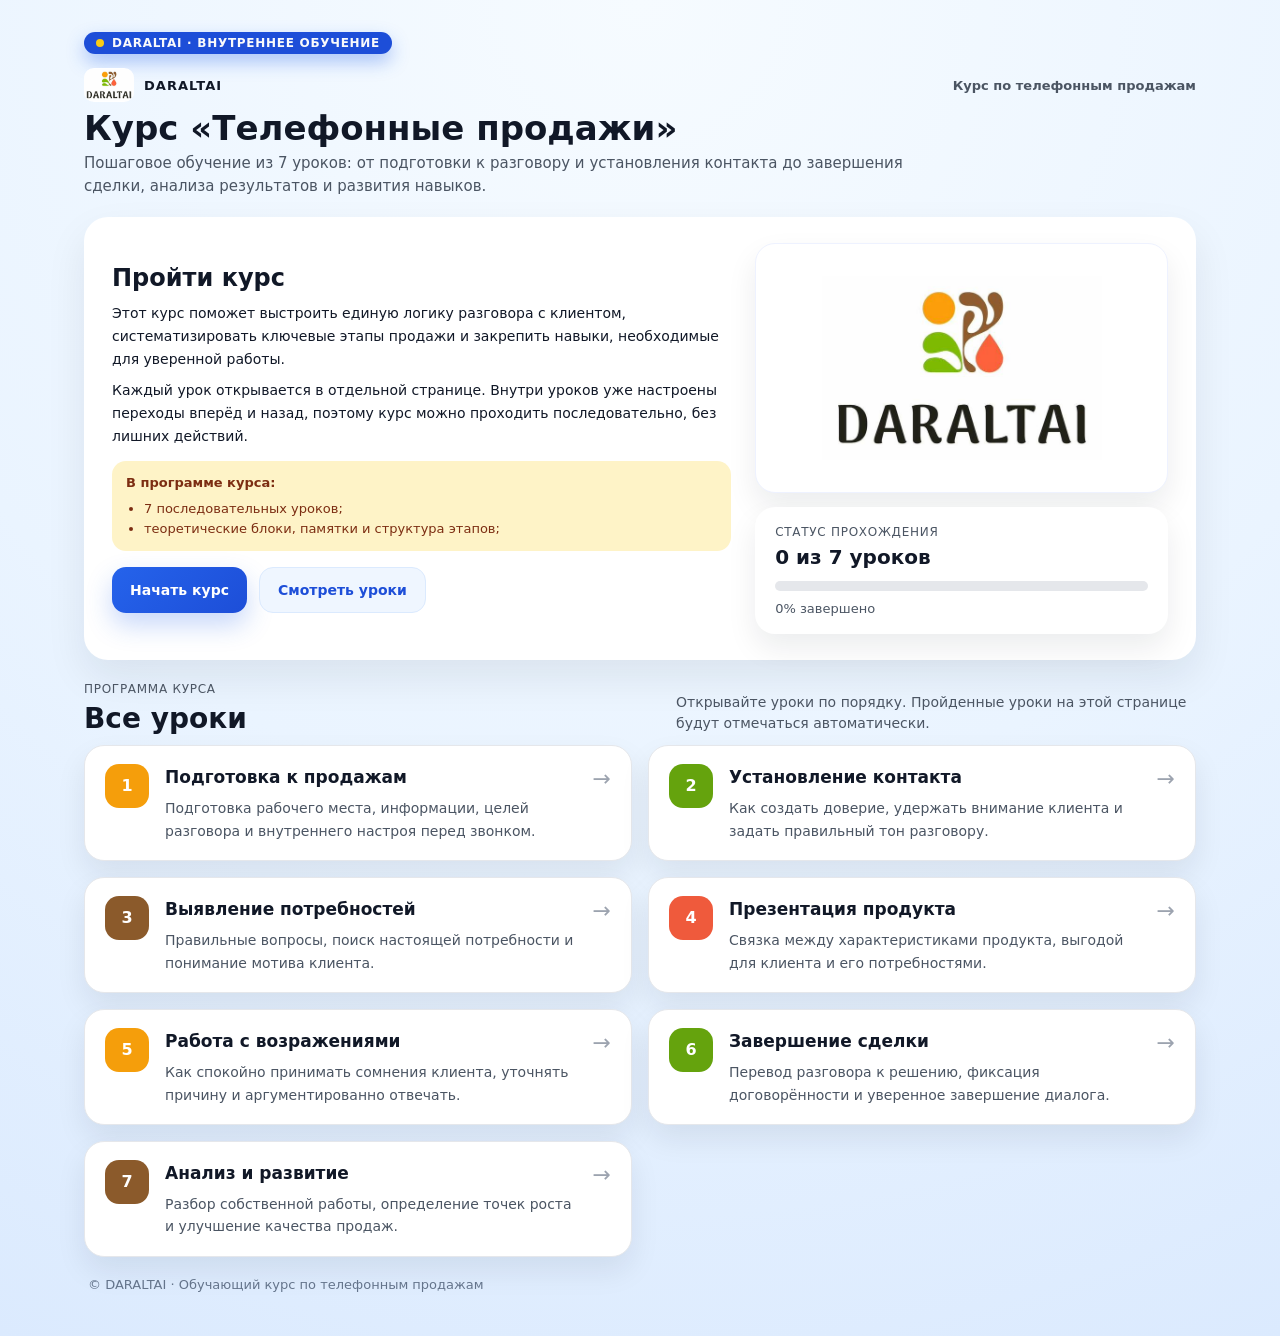
<file: index.html>
<!DOCTYPE html>
<html lang="ru">
<head>
  <meta charset="UTF-8">
  <meta name="viewport" content="width=device-width, initial-scale=1.0">
  <meta name="description" content="Обучающий курс DARALTAI по телефонным продажам">
  <title>Курс телефонных продаж | DARALTAI</title>
  <link rel="stylesheet" href="assets/index.css">
  <script>window.DARALTAI_LESSONS=['01_podgotovka.html','02_contact.html','03_potrebnosti.html','04_presentation.html','05_vozrazheniya.html','06_sdelka.html','07_itog.html'];</script>
  <script src="assets/course-progress.js" defer></script>
</head>
<body data-course-page="index">
  <div class="app">
    <div class="brand-badge"><span class="brand-dot"></span>DARALTAI · внутреннее обучение</div>

    <div class="header-top">
      <a class="mini-brand" href="index.html" aria-label="DARALTAI — главная страница курса">
        <img src="assets/daraltai-logo.png" alt="DARALTAI">
        <span>DARALTAI</span>
      </a>
      <div class="header-note">Курс по телефонным продажам</div>
    </div>

    <header class="course-header">
      <h1>Курс «Телефонные продажи»</h1>
      <p>Пошаговое обучение из 7 уроков: от подготовки к разговору и установления контакта до завершения сделки, анализа результатов и развития навыков.</p>
    </header>

    <main>
      <section class="hero">
        <div class="hero-text">
          <h2>Пройти курс</h2>
          <p>Этот курс поможет выстроить единую логику разговора с клиентом, систематизировать ключевые этапы продажи и закрепить навыки, необходимые для уверенной работы.</p>
          <p>Каждый урок открывается в отдельной странице. Внутри уроков уже настроены переходы вперёд и назад, поэтому курс можно проходить последовательно, без лишних действий.</p>

          <div class="hero-callout">
            <strong>В программе курса:</strong>
            <ul>
              <li>7 последовательных уроков;</li>
              <li>теоретические блоки, памятки и структура этапов;</li>
            </ul>
          </div>

          <div class="hero-actions">
            <a class="primary-button" href="01_podgotovka.html" data-continue-course>Начать курс</a>
            <a class="secondary-button" href="#lessons">Смотреть уроки</a>
          </div>
        </div>

        <div class="hero-side">
          <div class="logo-panel">
            <img src="assets/daraltai-logo.png" alt="Эмблема DARALTAI">
          </div>
          <div class="side-card">
            <div class="side-card__label">Статус прохождения</div>
            <div class="side-card__value"><span data-progress-count>0</span> из 7 уроков</div>
            <div class="progress-track"><div class="progress-track__bar" data-progress-bar></div></div>
            <div class="side-card__percent"><span data-progress-percent>0</span>% завершено</div>
          </div>
        </div>
      </section>

      <section id="lessons">
        <div class="section-header">
          <div>
            <div class="section-label">Программа курса</div>
            <h2>Все уроки</h2>
          </div>
          <p>Открывайте уроки по порядку. Пройденные уроки на этой странице будут отмечаться автоматически.</p>
        </div>

        <div class="lesson-grid">
          <a class="lesson-card" href="01_podgotovka.html" data-lesson-link="1">
            <div class="lesson-card__number">1</div>
            <div>
              <h3>Подготовка к продажам</h3>
              <p>Подготовка рабочего места, информации, целей разговора и внутреннего настроя перед звонком.</p>
            </div>
            <div class="lesson-card__arrow">→</div>
          </a>

          <a class="lesson-card" href="02_contact.html" data-lesson-link="2">
            <div class="lesson-card__number">2</div>
            <div>
              <h3>Установление контакта</h3>
              <p>Как создать доверие, удержать внимание клиента и задать правильный тон разговору.</p>
            </div>
            <div class="lesson-card__arrow">→</div>
          </a>

          <a class="lesson-card" href="03_potrebnosti.html" data-lesson-link="3">
            <div class="lesson-card__number">3</div>
            <div>
              <h3>Выявление потребностей</h3>
              <p>Правильные вопросы, поиск настоящей потребности и понимание мотива клиента.</p>
            </div>
            <div class="lesson-card__arrow">→</div>
          </a>

          <a class="lesson-card" href="04_presentation.html" data-lesson-link="4">
            <div class="lesson-card__number">4</div>
            <div>
              <h3>Презентация продукта</h3>
              <p>Связка между характеристиками продукта, выгодой для клиента и его потребностями.</p>
            </div>
            <div class="lesson-card__arrow">→</div>
          </a>

          <a class="lesson-card" href="05_vozrazheniya.html" data-lesson-link="5">
            <div class="lesson-card__number">5</div>
            <div>
              <h3>Работа с возражениями</h3>
              <p>Как спокойно принимать сомнения клиента, уточнять причину и аргументированно отвечать.</p>
            </div>
            <div class="lesson-card__arrow">→</div>
          </a>

          <a class="lesson-card" href="06_sdelka.html" data-lesson-link="6">
            <div class="lesson-card__number">6</div>
            <div>
              <h3>Завершение сделки</h3>
              <p>Перевод разговора к решению, фиксация договорённости и уверенное завершение диалога.</p>
            </div>
            <div class="lesson-card__arrow">→</div>
          </a>

          <a class="lesson-card" href="07_itog.html" data-lesson-link="7">
            <div class="lesson-card__number">7</div>
            <div>
              <h3>Анализ и развитие</h3>
              <p>Разбор собственной работы, определение точек роста и улучшение качества продаж.</p>
            </div>
            <div class="lesson-card__arrow">→</div>
          </a>
        </div>
      </section>
    </main>

    <footer class="page-footer">
      <span>© DARALTAI · Обучающий курс по телефонным продажам</span>
    </footer>
  </div>
</body>
</html>
</file>
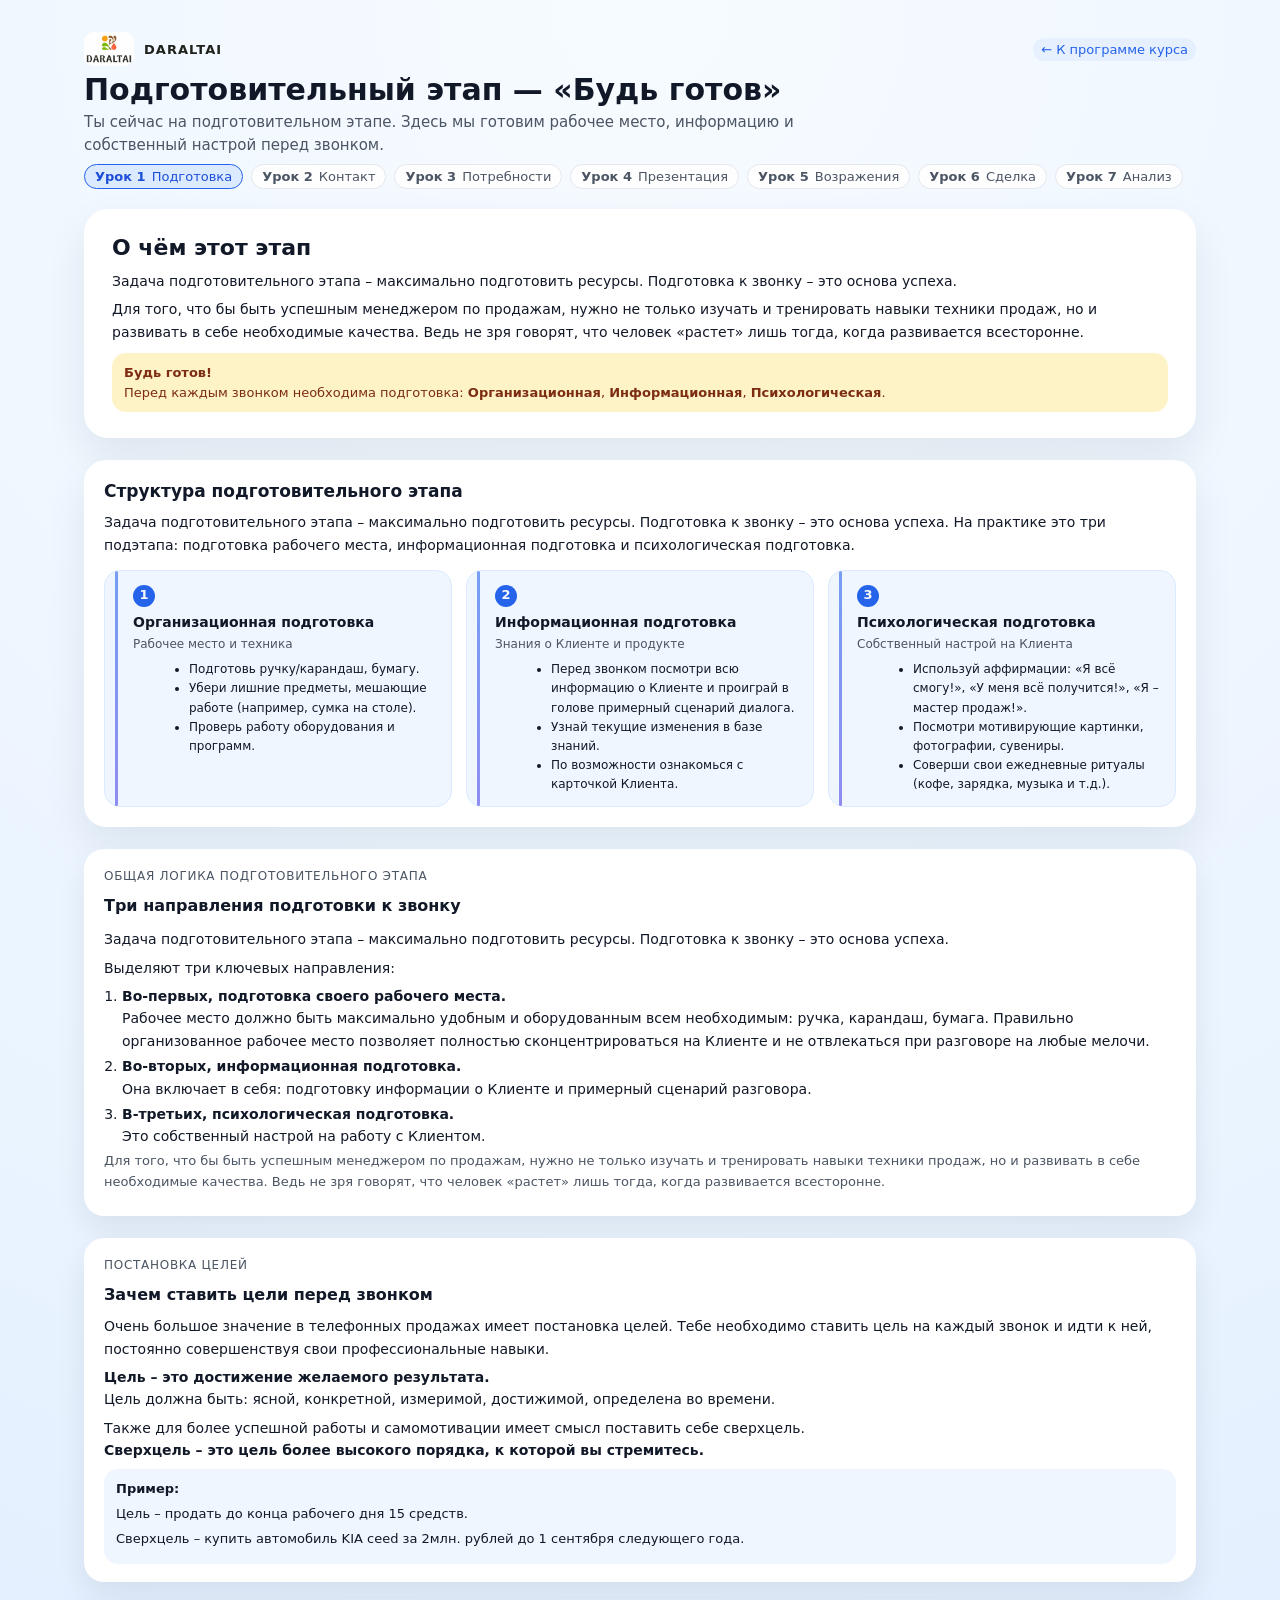
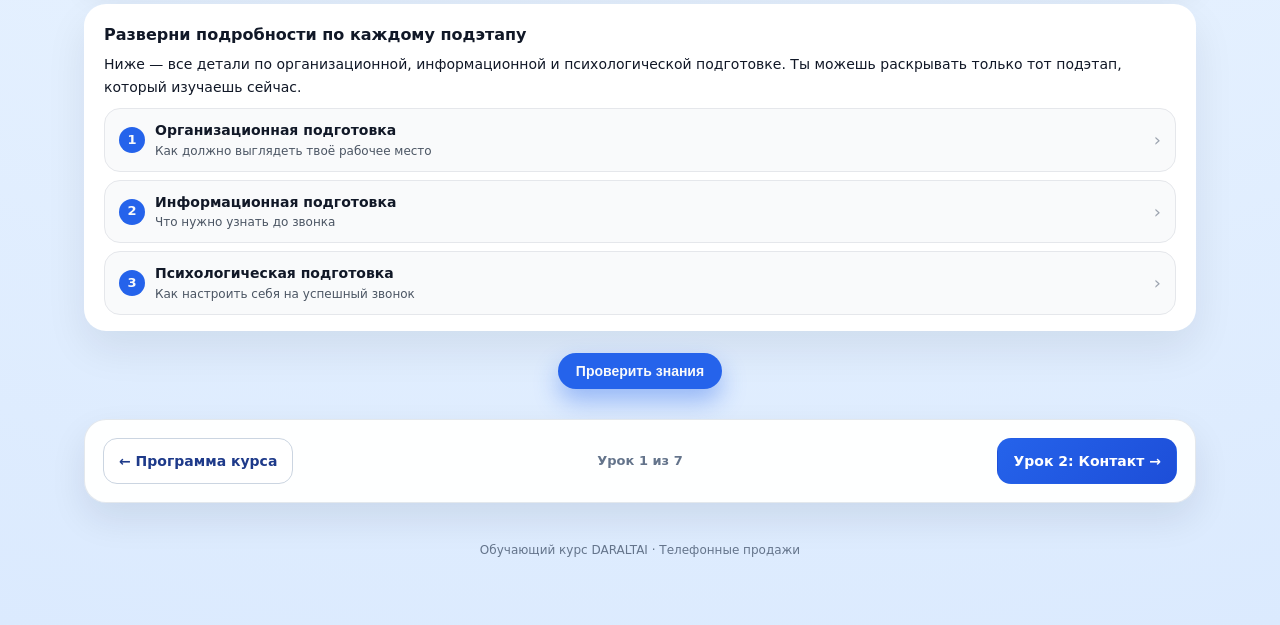
<file: 01_podgotovka.html>
<!DOCTYPE html>

<html lang="ru">
<head>
<meta charset="utf-8"/>
<title>Урок 1. Подготовка к продажам | DARALTAI</title>
<style>
    :root {
      --bg: #eaf4ff;
      --card-bg: #ffffff;
      --accent: #2563eb;
      --accent-soft: #fee68a;
      --text-main: #111827;
      --text-muted: #4b5563;
      --radius-lg: 24px;
      --shadow-soft: 0 18px 40px rgba(15, 23, 42, 0.08);
    }

    * { box-sizing: border-box; }

    body {
      margin: 0;
      font-family: system-ui, -apple-system, BlinkMacSystemFont, "Segoe UI", sans-serif;
      background: radial-gradient(circle at top, #f6fbff 0, var(--bg) 55%, #dbeafe 100%);
      color: var(--text-main);
    }

    .app {
      max-width: 1160px;
      margin: 32px auto 40px;
      padding: 0 24px;
    }

    
    
    

    .header-top {
      display: flex;
      justify-content: space-between;
      align-items: center;
      gap: 16px;
      margin-bottom: 6px;
    }

    .back-link {
      font-size: 13px;
      text-decoration: none;
      color: #2563eb;
      display: inline-flex;
      align-items: center;
      gap: 4px;
      padding: 4px 8px;
      border-radius: 999px;
      background: rgba(37, 99, 235, 0.06);
    }

    .back-link:hover {
      background: rgba(37, 99, 235, 0.12);
    }

    .course-header h1 {
      margin: 0 0 4px;
      font-size: 30px;
    }
    .course-header p {
      margin: 0 0 8px;
      max-width: 780px;
      color: var(--text-muted);
      font-size: 15px;
      line-height: 1.5;
    }

    main {
      margin-top: 20px;
      display: flex;
      flex-direction: column;
      gap: 22px;
    }

    /* Навигация по этапам */
    .steps-nav {
      display: flex;
      flex-wrap: wrap;
      gap: 8px;
      margin-bottom: 4px;
      font-size: 13px;
    }

    .step-pill {
      padding: 4px 10px;
      border-radius: 999px;
      border: 1px solid #e5e7eb;
      background: rgba(255,255,255,0.9);
      color: var(--text-muted);
      display: inline-flex;
      align-items: center;
      gap: 6px;
    }

    .step-pill span {
      font-weight: 600;
      color: #4b5563;
    }

    .step-pill--active {
      border-color: #2563eb;
      background: #dbeafe;
      color: #1d4ed8;
    }

    .step-pill--active span {
      color: #1d4ed8;
    }

    
    .hero {
      background: var(--card-bg);
      border-radius: var(--radius-lg);
      box-shadow: var(--shadow-soft);
      padding: 26px 28px;
      display: grid;
      grid-template-columns: minmax(0, 1.5fr) minmax(0, 1.3fr);
      gap: 24px;
      align-items: center;
    }

    .hero-text h2 {
      margin: 0 0 10px;
      font-size: 22px;
    }
    .hero-text p {
      margin: 0 0 6px;
      font-size: 14px;
      line-height: 1.6;
      color: var(--text-main);
    }

    .hero-callout {
      margin-top: 10px;
      background: #fef3c7;
      border-radius: 14px;
      padding: 10px 12px;
      font-size: 13px;
      line-height: 1.5;
      color: #7c2d12;
    }

    

    

    
    
    

    /* Общие карточки */
    .cards-row {
      display: grid;
      grid-template-columns: minmax(0, 1fr);
      gap: 20px;
    }

    .card {
      background: var(--card-bg);
      border-radius: 20px;
      padding: 18px 20px 18px;
      box-shadow: 0 14px 30px rgba(15, 23, 42, 0.08);
      font-size: 14px;
      line-height: 1.6;
    }

    .card h3 {
      margin: 0 0 10px;
      font-size: 16px;
    }

    .card p {
      margin: 0 0 6px;
    }

    .card ul,
    .card ol {
      margin: 6px 0 0 18px;
      padding: 0;
    }

    .card li { margin-bottom: 3px; }

    .full-width {
      grid-column: 1 / -1;
    }

    .card-label {
      font-size: 12px;
      text-transform: uppercase;
      letter-spacing: 0.06em;
      color: var(--text-muted);
      margin-bottom: 6px;
    }

    .tagline {
      margin-top: 6px;
      font-size: 13px;
      color: var(--text-muted);
    }

    .pill-list {
      margin-top: 8px;
      display: flex;
      flex-wrap: wrap;
      gap: 8px;
      font-size: 12px;
    }

    .pill {
      padding: 4px 10px;
      border-radius: 999px;
      background: #eef2ff;
      color: #1d4ed8;
      border: 1px solid #c7d2fe;
      font-weight: 500;
    }

    
    .logic-layout {
      display: grid;
      grid-template-columns: minmax(0, 1.6fr) minmax(0, 1fr);
      gap: 18px;
      align-items: center;
    }

    .logic-text h3 {
      margin-top: 0;
    }

    

    

    

    

    /* Дизайн описания этапа и подэтапов */
    .stage-flow {
      background: var(--card-bg);
      border-radius: 22px;
      padding: 18px 20px 20px;
      box-shadow: var(--shadow-soft);
      font-size: 14px;
      line-height: 1.6;
    }

    .stage-flow-header {
      margin-bottom: 10px;
    }

    .stage-flow-header h3 {
      margin: 0 0 6px;
      font-size: 17px;
    }

    .stage-flow-header p {
      margin: 0;
    }

    .stage-flow-steps {
      margin-top: 14px;
      display: grid;
      grid-template-columns: repeat(3, minmax(0, 1fr));
      gap: 14px;
    }

    .stage-step {
      position: relative;
      padding: 12px 12px 12px 14px;
      border-radius: 16px;
      background: #eff6ff;
      border: 1px solid #dbeafe;
    }

    .stage-step::before {
      content: "";
      position: absolute;
      left: 10px;
      top: 0;
      bottom: 0;
      width: 3px;
      border-radius: 999px;
      background: linear-gradient(to bottom, #2563eb, #4f46e5);
      opacity: 0.6;
    }

    .stage-step-inner {
      margin-left: 14px;
    }

    .stage-step-number {
      display: inline-flex;
      align-items: center;
      justify-content: center;
      width: 22px;
      height: 22px;
      border-radius: 999px;
      background: #2563eb;
      color: #f9fafb;
      font-size: 13px;
      font-weight: 600;
      margin-bottom: 4px;
    }

    .stage-step-title {
      font-size: 14px;
      font-weight: 600;
      margin-bottom: 2px;
    }

    .stage-step-tagline {
      font-size: 12px;
      color: #4b5563;
      margin-bottom: 4px;
    }

    .stage-step ul {
      margin: 6px 0 0 16px;
      font-size: 12px;
    }

    /* Аккордеон по подэтапам */
    .accordion-card {
      background: var(--card-bg);
      border-radius: 22px;
      padding: 18px 20px 16px;
      box-shadow: var(--shadow-soft);
      font-size: 14px;
      line-height: 1.6;
    }

    .accordion-card h3 {
      margin: 0 0 6px;
      font-size: 16px;
    }

    .accordion-card p {
      margin: 0 0 6px;
    }

    .accordion {
      margin-top: 10px;
      display: flex;
      flex-direction: column;
      gap: 8px;
    }

    details {
      border-radius: 16px;
      border: 1px solid #e5e7eb;
      background: #f9fafb;
      padding: 0;
      overflow: hidden;
    }

    details[open] {
      border-color: #2563eb;
      background: #eef2ff;
      box-shadow: 0 10px 24px rgba(37, 99, 235, 0.15);
    }

    summary {
      list-style: none;
      cursor: pointer;
      padding: 10px 14px;
      display: flex;
      align-items: center;
      justify-content: space-between;
      gap: 8px;
    }

    summary::-webkit-details-marker {
      display: none;
    }

    .summary-left {
      display: flex;
      align-items: center;
      gap: 10px;
    }

    .substep-number {
      width: 26px;
      height: 26px;
      border-radius: 999px;
      background: #2563eb;
      color: #f9fafb;
      display: inline-flex;
      align-items: center;
      justify-content: center;
      font-size: 13px;
      font-weight: 600;
      flex-shrink: 0;
    }

    .substep-text-title {
      font-size: 14px;
      font-weight: 600;
    }

    .substep-text-tagline {
      font-size: 12px;
      color: #4b5563;
    }

    .summary-right {
      font-size: 18px;
      line-height: 1;
      color: #9ca3af;
      flex-shrink: 0;
      transition: transform 0.15s ease, color 0.15s ease;
    }

    details[open] .summary-right {
      color: #2563eb;
      transform: rotate(90deg);
    }

    .accordion-body {
      padding: 0 14px 12px 14px;
      border-top: 1px solid #e5e7eb;
      font-size: 13px;
      line-height: 1.6;
      background: rgba(255,255,255,0.7);
    }

    .accordion-body p {
      margin-top: 8px;
    }

    .accordion-body ul,
    .accordion-body ol {
      margin: 6px 0 0 18px;
      padding: 0;
    }

    /* Постановка целей */
    .goals-card h3 {
      margin-bottom: 8px;
    }

    .goals-card strong {
      font-weight: 600;
    }

    .goals-layout {
      display: grid;
      grid-template-columns: minmax(0, 1.1fr) minmax(0, 1.8fr);
      gap: 18px;
      align-items: center;
    }

    

    

    

    

    .goals-text h3 {
      margin-top: 0;
    }

    .goals-example {
      margin-top: 8px;
      padding: 10px 12px;
      border-radius: 14px;
      background: #eff6ff;
      font-size: 13px;
      line-height: 1.6;
    }

    .goals-example p {
      margin: 0 0 4px;
    }

    /* Кнопки и тест */
    .quiz-cta {
      text-align: center;
    }

    .btn-primary {
      display: inline-flex;
      align-items: center;
      justify-content: center;
      gap: 6px;
      padding: 10px 18px;
      border-radius: 999px;
      border: none;
      background: var(--accent);
      color: #f9fafb;
      font-size: 14px;
      font-weight: 600;
      cursor: pointer;
      box-shadow: 0 12px 24px rgba(37, 99, 235, 0.4);
    }

    .btn-primary:hover {
      filter: brightness(1.05);
    }

    .btn-secondary {
      display: inline-flex;
      align-items: center;
      justify-content: center;
      gap: 6px;
      padding: 8px 14px;
      border-radius: 999px;
      border: 1px solid #e5e7eb;
      background: #f9fafb;
      color: #111827;
      font-size: 13px;
      cursor: pointer;
    }

    .btn-secondary:hover {
      background: #f3f4f6;
    }

    /* Модалка теста */
    .quiz-overlay {
      position: fixed;
      inset: 0;
      background: rgba(15, 23, 42, 0.45);
      display: none;
      align-items: center;
      justify-content: center;
      padding: 16px;
      z-index: 50;
    }

    .quiz-overlay.open {
      display: flex;
    }

    .quiz-modal {
      background: #ffffff;
      border-radius: 24px;
      max-width: 780px;
      width: 100%;
      max-height: 90vh;
      box-shadow: 0 20px 45px rgba(15,23,42,0.45);
      display: flex;
      flex-direction: column;
      overflow: hidden;
    }

    .quiz-modal-header {
      padding: 16px 20px 8px;
      border-bottom: 1px solid #e5e7eb;
      display: flex;
      justify-content: space-between;
      align-items: center;
      gap: 8px;
    }

    .quiz-modal-header h2 {
      margin: 0;
      font-size: 17px;
    }

    .quiz-modal-header p {
      margin: 2px 0 0;
      font-size: 13px;
      color: var(--text-muted);
    }

    .quiz-modal-body {
      padding: 12px 20px 16px;
      overflow-y: auto;
    }

    .quiz-grid {
      margin-top: 8px;
      display: flex;
      flex-direction: column;
      gap: 8px;
    }

    .quiz-row {
      display: grid;
      grid-template-columns: minmax(0, 2.2fr) minmax(0, 1.1fr);
      gap: 8px;
      align-items: center;
      padding: 6px 8px;
      border-radius: 12px;
      background: #f9fafb;
    }

    .quiz-row-label {
      font-size: 13px;
    }

    .quiz-select {
      width: 100%;
      padding: 6px 8px;
      border-radius: 999px;
      border: 1px solid #e5e7eb;
      font-size: 13px;
      background: #ffffff;
    }

    .quiz-actions {
      margin-top: 12px;
      display: flex;
      justify-content: space-between;
      align-items: center;
      gap: 12px;
      flex-wrap: wrap;
    }

    .quiz-result {
      font-size: 13px;
    }

    .quiz-result-success {
      color: #166534;
    }

    .quiz-result-error {
      color: #b91c1c;
    }

    @media (max-width: 960px) {
      .hero {
        grid-template-columns: minmax(0, 1fr);
      }
      .cards-row {
        grid-template-columns: minmax(0, 1fr);
      }
      
      .stage-flow-steps {
        grid-template-columns: minmax(0, 1fr);
      }
      .quiz-row {
        grid-template-columns: minmax(0, 1fr);
      }
      .logic-layout {
        grid-template-columns: minmax(0, 1fr);
      }
      .goals-layout {
        grid-template-columns: minmax(0, 1fr);
      }
    }

    @media (max-width: 720px) {
      .course-header h1 {
        font-size: 24px;
      }
      .hero {
        padding: 20px 18px;
      }
      .header-top {
        flex-direction: column-reverse;
        align-items: flex-start;
      }
    }
  

/* Layout after removal of mascot and call-recording blocks */
.hero.hero--single,
.two-column-card.layout--single,
.logic-layout.layout--single,
.goals-layout.layout--single {
  grid-template-columns: minmax(0, 1fr);
}
</style>
<link href="assets/course-shell.css" rel="stylesheet"/><script defer="True" src="assets/course-progress.js"></script></head>
<body data-course-page="lesson" data-lesson="1">
<div class="app">
<div class="header-top"><a aria-label="DARALTAI — главная страница курса" class="mini-brand" href="index.html"><img alt="DARALTAI" src="assets/daraltai-logo.png"/><span>DARALTAI</span></a><a class="back-link" href="index.html">← К программе курса</a></div>
<header class="course-header">
<h1>Подготовительный этап — «Будь готов»</h1>
<p>Ты сейчас на подготовительном этапе. Здесь мы готовим рабочее место, информацию и собственный настрой перед звонком.</p>
<div class="steps-nav"><a aria-current="page" class="step-pill step-pill--active" data-lesson-link="1" href="01_podgotovka.html"><span>Урок 1</span> Подготовка</a><a class="step-pill" data-lesson-link="2" href="02_contact.html"><span>Урок 2</span> Контакт</a><a class="step-pill" data-lesson-link="3" href="03_potrebnosti.html"><span>Урок 3</span> Потребности</a><a class="step-pill" data-lesson-link="4" href="04_presentation.html"><span>Урок 4</span> Презентация</a><a class="step-pill" data-lesson-link="5" href="05_vozrazheniya.html"><span>Урок 5</span> Возражения</a><a class="step-pill" data-lesson-link="6" href="06_sdelka.html"><span>Урок 6</span> Сделка</a><a class="step-pill" data-lesson-link="7" href="07_itog.html"><span>Урок 7</span> Анализ</a></div>
</header>
<main>
<section class="hero hero--single">
<div class="hero-text">
<h2>О чём этот этап</h2>
<p>
            Задача подготовительного этапа – максимально подготовить ресурсы.
            Подготовка к звонку – это основа успеха.
          </p>
<p>
            Для того, что бы быть успешным менеджером по продажам, нужно не только изучать
            и тренировать навыки техники продаж, но и развивать в себе необходимые качества.
            Ведь не зря говорят, что человек «растет» лишь тогда, когда развивается всесторонне.
          </p>
<div class="hero-callout">
<strong>Будь готов!</strong><br/>
            Перед каждым звонком необходима подготовка:
            <strong>Организационная</strong>, <strong>Информационная</strong>, <strong>Психологическая</strong>.
          </div>
</div>
</section>
<!-- Красивая "дорожка" трёх подэтапов -->
<section class="stage-flow">
<div class="stage-flow-header">
<h3>Структура подготовительного этапа</h3>
<p>
            Задача подготовительного этапа – максимально подготовить ресурсы.
            Подготовка к звонку – это основа успеха. На практике это три подэтапа:
            подготовка рабочего места, информационная подготовка и психологическая подготовка.
          </p>
</div>
<div class="stage-flow-steps">
<!-- 1 -->
<div class="stage-step">
<div class="stage-step-inner">
<div class="stage-step-number">1</div>
<div class="stage-step-title">Организационная подготовка</div>
<div class="stage-step-tagline">Рабочее место и техника</div>
<ul>
<li>Подготовь ручку/карандаш, бумагу.</li>
<li>Убери лишние предметы, мешающие работе (например, сумка на столе).</li>
<li>Проверь работу оборудования и программ.</li>
</ul>
</div>
</div>
<!-- 2 -->
<div class="stage-step">
<div class="stage-step-inner">
<div class="stage-step-number">2</div>
<div class="stage-step-title">Информационная подготовка</div>
<div class="stage-step-tagline">Знания о Клиенте и продукте</div>
<ul>
<li>
                  Перед звонком посмотри всю информацию о Клиенте
                  и проиграй в голове примерный сценарий диалога.
                </li>
<li>Узнай текущие изменения в базе знаний.</li>
<li>По возможности ознакомься с карточкой Клиента.</li>
</ul>
</div>
</div>
<!-- 3 -->
<div class="stage-step">
<div class="stage-step-inner">
<div class="stage-step-number">3</div>
<div class="stage-step-title">Психологическая подготовка</div>
<div class="stage-step-tagline">Собственный настрой на Клиента</div>
<ul>
<li>
                  Используй аффирмации: «Я всё смогу!», «У меня всё получится!»,
                  «Я – мастер продаж!».
                </li>
<li>Посмотри мотивирующие картинки, фотографии, сувениры.</li>
<li>Соверши свои ежедневные ритуалы (кофе, зарядка, музыка и т.д.).</li>
</ul>
</div>
</div>
</div>
</section>
<section class="cards-row">
<article class="card">
<div class="card-label">Общая логика подготовительного этапа</div>
<div class="logic-layout layout--single">
<!-- Текст слева -->
<div class="logic-text">
<h3>Три направления подготовки к звонку</h3>
<p>
                Задача подготовительного этапа – максимально подготовить ресурсы.
                Подготовка к звонку – это основа успеха.
              </p>
<p>Выделяют три ключевых направления:</p>
<ol>
<li>
<strong>Во-первых, подготовка своего рабочего места.</strong><br/>
                  Рабочее место должно быть максимально удобным и оборудованным всем необходимым:
                  ручка, карандаш, бумага. Правильно организованное рабочее место позволяет полностью
                  сконцентрироваться на Клиенте и не отвлекаться при разговоре на любые мелочи.
                </li>
<li>
<strong>Во-вторых, информационная подготовка.</strong><br/>
                  Она включает в себя: подготовку информации о Клиенте
                  и примерный сценарий разговора.
                </li>
<li>
<strong>В-третьих, психологическая подготовка.</strong><br/>
                  Это собственный настрой на работу с Клиентом.
                </li>
</ol>
<p class="tagline">
                Для того, что бы быть успешным менеджером по продажам, нужно не только изучать и тренировать
                навыки техники продаж, но и развивать в себе необходимые качества.
                Ведь не зря говорят, что человек «растет» лишь тогда, когда развивается всесторонне.
              </p>
</div>
</div>
</article>
</section>
<section class="card full-width goals-card">
<div class="card-label">Постановка целей</div>
<div class="goals-layout layout--single">
<div class="goals-text">
<h3>Зачем ставить цели перед звонком</h3>
<p>
              Очень большое значение в телефонных продажах имеет постановка целей.
              Тебе необходимо ставить цель на каждый звонок и идти к ней, постоянно совершенствуя свои профессиональные навыки.
            </p>
<p>
<strong>Цель – это достижение желаемого результата.</strong><br/>
              Цель должна быть: ясной, конкретной, измеримой, достижимой, определена во времени.
            </p>
<p>
              Также для более успешной работы и самомотивации имеет смысл поставить себе сверхцель.
              <br/>
<strong>Сверхцель – это цель более высокого порядка, к которой вы стремитесь.</strong>
</p>
<div class="goals-example">
<p><strong>Пример:</strong></p>
<p>Цель – продать до конца рабочего дня 15 средств.</p>
<p>Сверхцель – купить автомобиль KIA ceed за 2млн. рублей до 1 сентября следующего года.</p>
</div>
</div>
</div>
</section>
<!-- Подробные спойлеры по подэтапам -->
<section class="accordion-card full-width">
<h3>Разверни подробности по каждому подэтапу</h3>
<p>
          Ниже — все детали по организационной, информационной и психологической подготовке.
          Ты можешь раскрывать только тот подэтап, который изучаешь сейчас.
        </p>
<div class="accordion">
<!-- Организационная -->
<details>
<summary>
<div class="summary-left">
<div class="substep-number">1</div>
<div>
<div class="substep-text-title">Организационная подготовка</div>
<div class="substep-text-tagline">Как должно выглядеть твоё рабочее место</div>
</div>
</div>
<div class="summary-right">›</div>
</summary>
<div class="accordion-body">
<p>
<strong>Что это значит:</strong><br/>
                Рабочее место должно быть максимально удобным и оборудованным всем необходимым:
                ручка, карандаш, бумага. Правильно организованное рабочее место позволяет полностью
                сконцентрироваться на Клиенте и не отвлекаться при разговоре на любые мелочи.
              </p>
<p>
<strong>Что нужно сделать перед началом работы:</strong>
</p>
<ul>
<li>Подготовь ручку/карандаш, бумагу;</li>
<li>Убери лишние предметы, которые будут мешать работе (сумка на столе);</li>
<li>Проверь работу оборудования, программ.</li>
</ul>
<p>
<strong>Зачем это нужно:</strong><br/>
                Рабочее место должно быть максимально удобным и комфортным, для этого:
                всё лишнее убирается, а всё нужное — под рукой.
              </p>
<p>
                Правильно организованное рабочее место позволяет полностью сконцентрироваться
                на Клиенте и не отвлекаться при разговоре.
              </p>
</div>
</details>
<!-- Информационная -->
<details>
<summary>
<div class="summary-left">
<div class="substep-number">2</div>
<div>
<div class="substep-text-title">Информационная подготовка</div>
<div class="substep-text-tagline">Что нужно узнать до звонка</div>
</div>
</div>
<div class="summary-right">›</div>
</summary>
<div class="accordion-body">
<p>
<strong>Суть подэтапа:</strong><br/>
                Во-вторых, информационная подготовка. Она включает в себя:
                подготовку информации о Клиенте и примерный сценарий разговора.
              </p>
<p>
<strong>Почему это важно:</strong><br/>
                При совершении звонков важно владеть актуальной информацией о продуктах и услугах.
                Необходимо перед звонком посмотреть всю информацию о Клиенте
                и проиграть в голове примерный сценарий диалога.
              </p>
<p><strong>Что сделать перед звонком:</strong></p>
<ul>
<li>Узнай текущие изменения в базе знаний;</li>
<li>По возможности ознакомься с карточкой Клиента;</li>
<li>Продумай и проиграй в голове примерный сценарий диалога.</li>
</ul>
</div>
</details>
<!-- Психологическая -->
<details>
<summary>
<div class="summary-left">
<div class="substep-number">3</div>
<div>
<div class="substep-text-title">Психологическая подготовка</div>
<div class="substep-text-tagline">Как настроить себя на успешный звонок</div>
</div>
</div>
<div class="summary-right">›</div>
</summary>
<div class="accordion-body">
<p>
<strong>Что это такое:</strong><br/>
                В-третьих, психологическая подготовка. Это собственный настрой на работу с Клиентом.
              </p>
<p>
<strong>К инструментам психологической подготовки можно отнести:</strong>
</p>
<ol>
<li>
                  Аффирмация — это выражения, слова, которые помогают настроиться на успех.
                  (например: «я всё смогу!», «у меня все получится!»)
                </li>
<li>Картинки, фотографии.</li>
<li>Сувениры, статуэтки, безделушки.</li>
<li>Музыка.</li>
<li>
                  Ежедневные ритуалы (попить кофе, съесть шоколадку, сделать зарядку и т.д).
                </li>
</ol>
<p>
<strong>Инструменты психологической подготовки:</strong>
</p>
<ul>
<li>Поставь цель (сколько нужно продать).</li>
<li>
                  Используй аффирмацию. Например: «Я всё смогу!», «У меня все получится!»,
                  «Я – мастер продаж!».
                </li>
<li>Посмотри мотивирующие картинки, фотографии.</li>
<li>Послушай музыку для рабочего настроения.</li>
<li>
                  Соверши ежедневные ритуалы (попей кофе, поговори с коллегой перед началом работы,
                  съешь шоколадку, сделай зарядку и т.д.).
                </li>
</ul>
<p>
<strong>Почему это важно:</strong><br/>
                Собственный настрой на работу с Клиентом – это основа успеха в продажах.
              </p>
<p>
                Для того, что бы быть успешным менеджером по продажам, нужно не только изучать
                и тренировать навыки техники продаж, но и развивать в себе необходимые качества.
                Ведь не зря говорят, что человек «растет» лишь тогда, когда развивается всесторонне.
              </p>
</div>
</details>
</div>
</section>
<!-- Кнопка "Проверить знания" -->
<section class="quiz-cta full-width">
<button class="btn-primary" id="openQuiz">
          Проверить знания
        </button>
</section>
<nav aria-label="Переход между уроками" class="course-navigation"><a class="course-navigation__button course-navigation__button--prev" href="index.html">← Программа курса</a><div class="course-navigation__status">Урок 1 из 7</div><a class="course-navigation__button course-navigation__button--next" href="02_contact.html">Урок 2: Контакт →</a></nav><footer class="course-page-footer">Обучающий курс DARALTAI · Телефонные продажи</footer></main>
</div>
<!-- Модальное окно с тестом -->
<div class="quiz-overlay" id="quizOverlay">
<div class="quiz-modal">
<div class="quiz-modal-header">
<div>
<h2>Тест: виды подготовки и постановка целей</h2>
<p>Распредели, к какому виду подготовки относится действие, и проверь, как ты понял блок про цели.</p>
</div>
<button class="btn-secondary" id="closeQuiz">Закрыть</button>
</div>
<div class="quiz-modal-body">
<div class="quiz-grid">
<!-- существующие вопросы по видам подготовки -->
<div class="quiz-row">
<div class="quiz-row-label">Подготовка речевых модулей</div>
<select class="quiz-select" data-correct="info">
<option value="">Выбери вид подготовки</option>
<option value="org">Организационная</option>
<option value="info">Информационная</option>
<option value="psych">Психологическая</option>
</select>
</div>
<div class="quiz-row">
<div class="quiz-row-label">Открытие базы знаний</div>
<select class="quiz-select" data-correct="org">
<option value="">Выбери вид подготовки</option>
<option value="org">Организационная</option>
<option value="info">Информационная</option>
<option value="psych">Психологическая</option>
</select>
</div>
<div class="quiz-row">
<div class="quiz-row-label">Самонастрой на успех</div>
<select class="quiz-select" data-correct="psych">
<option value="">Выбери вид подготовки</option>
<option value="org">Организационная</option>
<option value="info">Информационная</option>
<option value="psych">Психологическая</option>
</select>
</div>
<div class="quiz-row">
<div class="quiz-row-label">Просмотр данных о ранее подключенных Клиентом пакетов</div>
<select class="quiz-select" data-correct="info">
<option value="">Выбери вид подготовки</option>
<option value="org">Организационная</option>
<option value="info">Информационная</option>
<option value="psych">Психологическая</option>
</select>
</div>
<div class="quiz-row">
<div class="quiz-row-label">Просмотр мотивирующих картинок</div>
<select class="quiz-select" data-correct="psych">
<option value="">Выбери вид подготовки</option>
<option value="org">Организационная</option>
<option value="info">Информационная</option>
<option value="psych">Психологическая</option>
</select>
</div>
<div class="quiz-row">
<div class="quiz-row-label">Разговор с коллегой</div>
<select class="quiz-select" data-correct="psych">
<option value="">Выбери вид подготовки</option>
<option value="org">Организационная</option>
<option value="info">Информационная</option>
<option value="psych">Психологическая</option>
</select>
</div>
<div class="quiz-row">
<div class="quiz-row-label">Изучение карточки Клиента (ФИО, адрес и т.д.)</div>
<select class="quiz-select" data-correct="info">
<option value="">Выбери вид подготовки</option>
<option value="org">Организационная</option>
<option value="info">Информационная</option>
<option value="psych">Психологическая</option>
</select>
</div>
<div class="quiz-row">
<div class="quiz-row-label">Получение актуальной информации от супервайзера об изменениях в продукте</div>
<select class="quiz-select" data-correct="info">
<option value="">Выбери вид подготовки</option>
<option value="org">Организационная</option>
<option value="info">Информационная</option>
<option value="psych">Психологическая</option>
</select>
</div>
<div class="quiz-row">
<div class="quiz-row-label">Подготовка дополнительной информации (таблица по созданию обращений)</div>
<select class="quiz-select" data-correct="org">
<option value="">Выбери вид подготовки</option>
<option value="org">Организационная</option>
<option value="info">Информационная</option>
<option value="psych">Психологическая</option>
</select>
</div>
<!-- новые вопросы по целям -->
<div class="quiz-row">
<div class="quiz-row-label">Цель в продажах — это…</div>
<select class="quiz-select" data-correct="res">
<option value="">Выбери вариант</option>
<option value="res">Достижение желаемого результата</option>
<option value="act">Любое действие продавца</option>
<option value="mood">Настроение продавца перед сменой</option>
</select>
</div>
<div class="quiz-row">
<div class="quiz-row-label">Какой пример относится к сверхцели?</div>
<select class="quiz-select" data-correct="kia">
<option value="">Выбери вариант</option>
<option value="15">Продать до конца дня 15 средств</option>
<option value="one">Позвонить одному Клиенту</option>
<option value="kia">BMW за 2 млн до 1 сентября следующего года</option>
</select>
</div>
<div class="quiz-row">
<div class="quiz-row-label">Какой набор свойств правильно описывает цель?</div>
<select class="quiz-select" data-correct="smart">
<option value="">Выбери вариант</option>
<option value="smart">Ясная, конкретная, измеримая, достижимая, определена во времени</option>
<option value="any">Любая, главное просто её записать</option>
<option value="boss">Та, которую придумал руководитель</option>
</select>
</div>
</div>
<div class="quiz-actions">
<button class="btn-primary" id="checkQuiz">Проверить ответы</button>
<div class="quiz-result" id="quizResult"></div>
</div>
</div>
</div>
</div>
<script>
    (function() {
      const overlay = document.getElementById('quizOverlay');
      const openBtn = document.getElementById('openQuiz');
      const closeBtn = document.getElementById('closeQuiz');
      const checkBtn = document.getElementById('checkQuiz');
      const resultEl = document.getElementById('quizResult');

      if (openBtn) {
        openBtn.addEventListener('click', () => {
          overlay.classList.add('open');
          resultEl.textContent = '';
        });
      }

      function closeOverlay() {
        overlay.classList.remove('open');
      }

      if (closeBtn) {
        closeBtn.addEventListener('click', closeOverlay);
      }

      overlay.addEventListener('click', (e) => {
        if (e.target === overlay) {
          closeOverlay();
        }
      });

      if (checkBtn) {
        checkBtn.addEventListener('click', () => {
          const selects = overlay.querySelectorAll('.quiz-select');
          let allFilled = true;
          let allCorrect = true;

          selects.forEach(select => {
            const value = select.value;
            const correct = select.dataset.correct;
            // сбрасываем стили
            select.style.borderColor = '#e5e7eb';
            select.style.backgroundColor = '#ffffff';

            if (!value) {
              allFilled = false;
              allCorrect = false;
              select.style.borderColor = '#f97316';
              select.style.backgroundColor = '#fff7ed';
            } else if (value !== correct) {
              allCorrect = false;
              select.style.borderColor = '#b91c1c';
              select.style.backgroundColor = '#fef2f2';
            } else {
              // правильный ответ — мягкое подсвечивание
              select.style.borderColor = '#22c55e';
              select.style.backgroundColor = '#ecfdf5';
            }
          });

          if (!allFilled) {
            resultEl.textContent = 'Заполни все поля и попробуй ещё раз.';
            resultEl.className = 'quiz-result quiz-result-error';
            return;
          }

          if (allCorrect) {
            resultEl.textContent = 'Отлично! Все ответы верны.';
            resultEl.className = 'quiz-result quiz-result-success';
          } else {
            resultEl.textContent = 'Есть неточности. Подсказка: вернись к теории и проверь виды подготовки и блок про цели.';
            resultEl.className = 'quiz-result quiz-result-error';
          }
        });
      }
    })();
  </script>
</body>
</html>
</file>
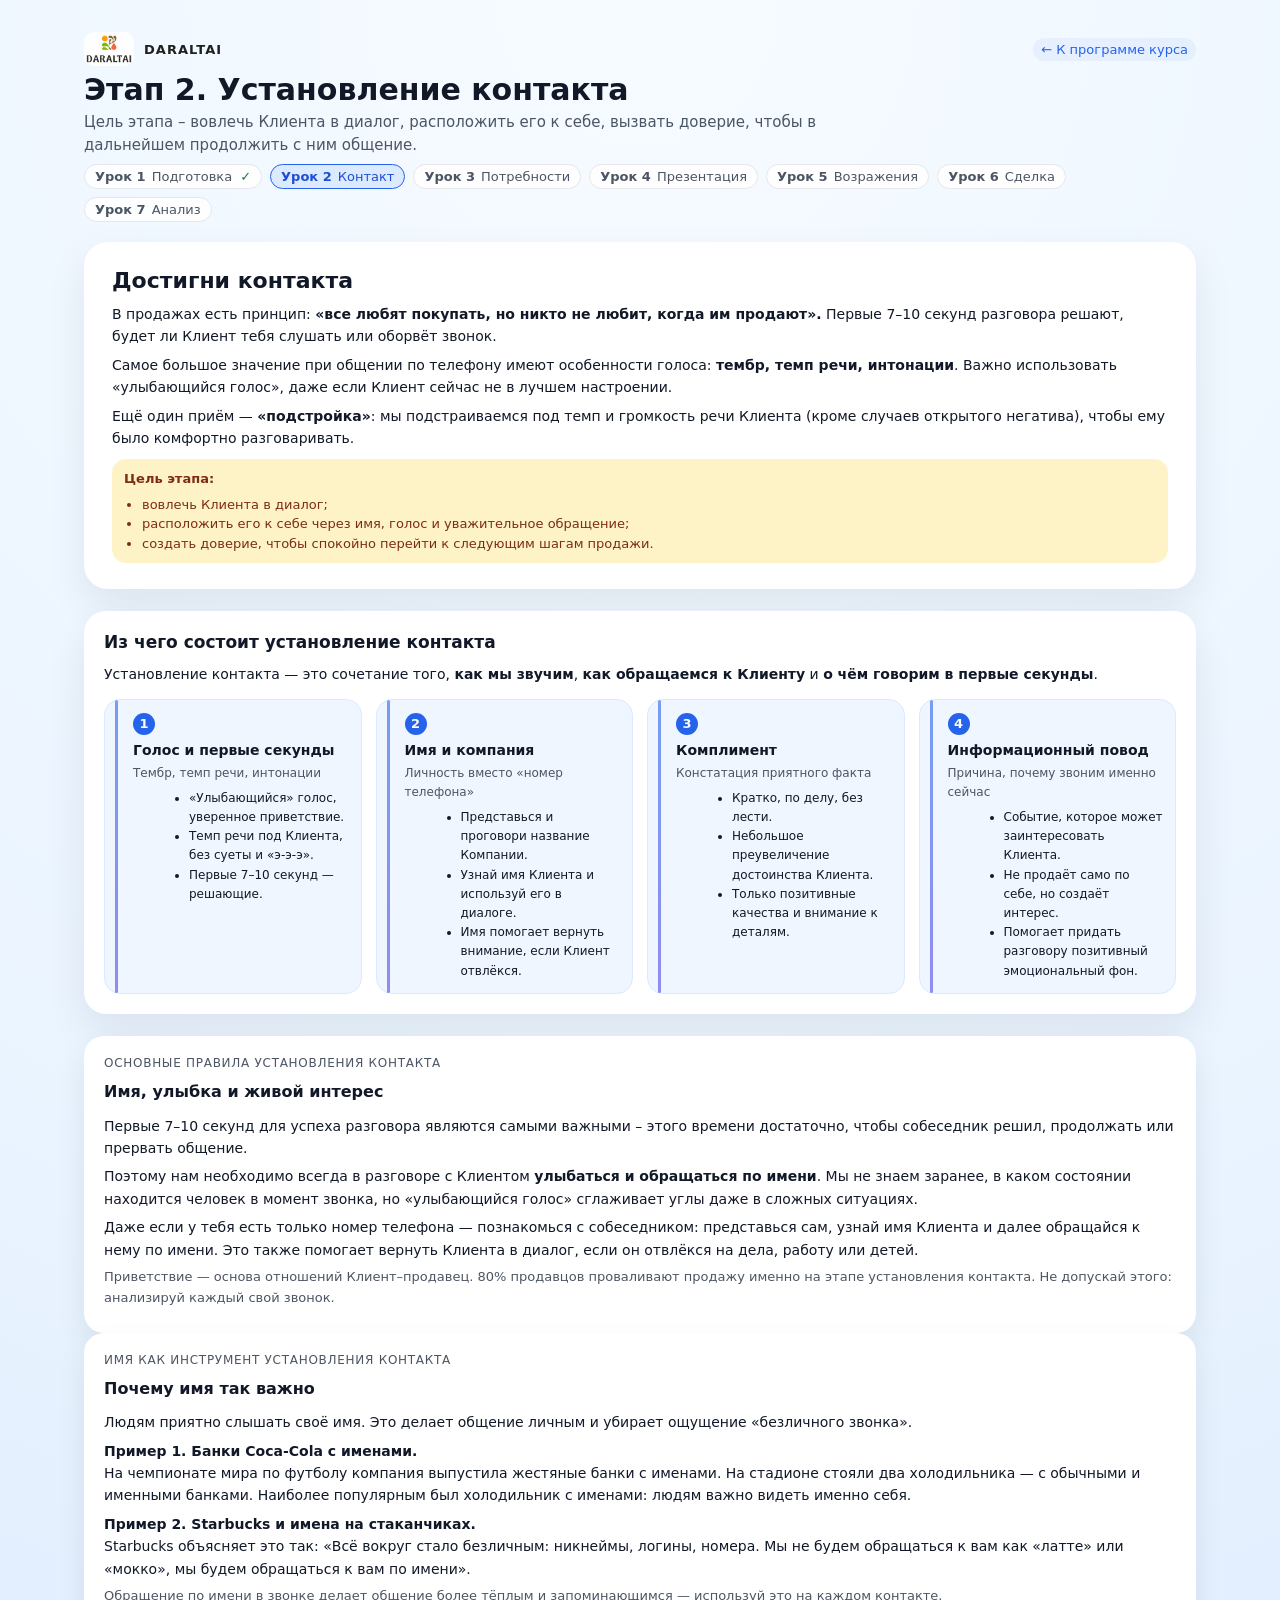
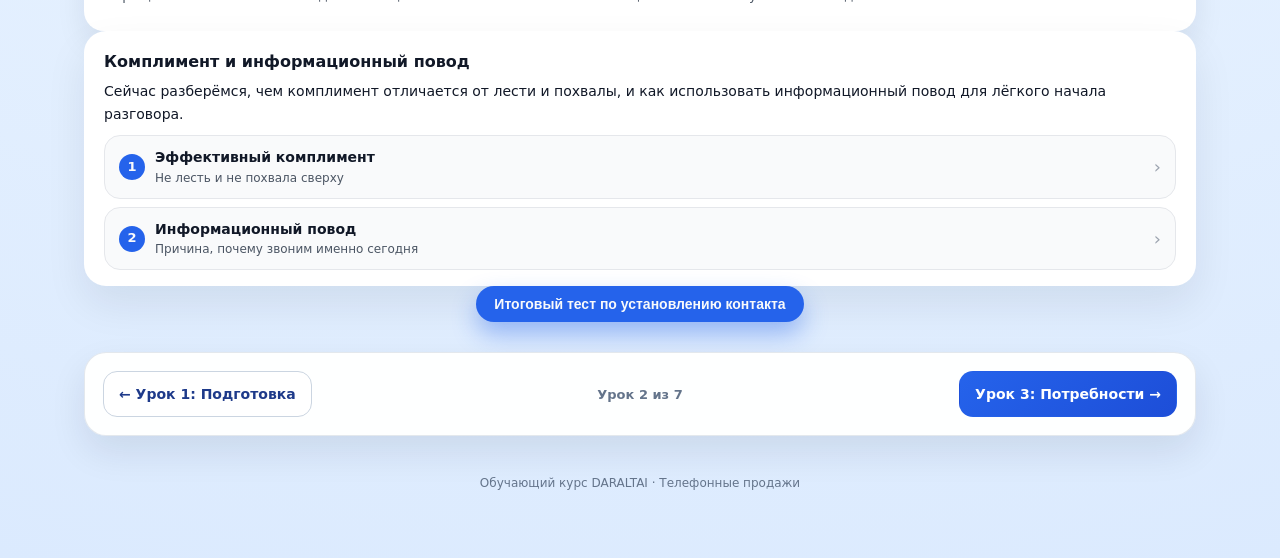
<file: 02_contact.html>
<!DOCTYPE html>

<html lang="ru">
<head>
<meta charset="utf-8"/>
<title>Урок 2. Установление контакта | DARALTAI</title>
<style>
    :root {
      --bg: #eaf4ff;
      --card-bg: #ffffff;
      --accent: #2563eb;
      --accent-soft: #fee68a;
      --text-main: #111827;
      --text-muted: #4b5563;
      --radius-lg: 24px;
      --shadow-soft: 0 18px 40px rgba(15, 23, 42, 0.08);
    }

    * { box-sizing: border-box; }

    body {
      margin: 0;
      font-family: system-ui, -apple-system, BlinkMacSystemFont, "Segoe UI", sans-serif;
      background: radial-gradient(circle at top, #f6fbff 0, var(--bg) 55%, #dbeafe 100%);
      color: var(--text-main);
    }

    .app {
      max-width: 1160px;
      margin: 32px auto 40px;
      padding: 0 24px;
    }

    
    
    

    .header-top {
      display: flex;
      justify-content: space-between;
      align-items: center;
      gap: 16px;
      margin-bottom: 6px;
    }

    .back-link {
      font-size: 13px;
      text-decoration: none;
      color: #2563eb;
      display: inline-flex;
      align-items: center;
      gap: 4px;
      padding: 4px 8px;
      border-radius: 999px;
      background: rgba(37, 99, 235, 0.06);
    }

    .back-link:hover {
      background: rgba(37, 99, 235, 0.12);
    }

    .course-header h1 {
      margin: 0 0 4px;
      font-size: 30px;
    }
    .course-header p {
      margin: 0 0 8px;
      max-width: 780px;
      color: var(--text-muted);
      font-size: 15px;
      line-height: 1.5;
    }

    main {
      margin-top: 20px;
      display: flex;
      flex-direction: column;
      gap: 22px;
    }

    /* Навигация по этапам */
    .steps-nav {
      display: flex;
      flex-wrap: wrap;
      gap: 8px;
      margin-bottom: 4px;
      font-size: 13px;
    }

    .step-pill {
      padding: 4px 10px;
      border-radius: 999px;
      border: 1px solid #e5e7eb;
      background: rgba(255,255,255,0.9);
      color: var(--text-muted);
      display: inline-flex;
      align-items: center;
      gap: 6px;
    }

    .step-pill span {
      font-weight: 600;
      color: #4b5563;
    }

    .step-pill--active {
      border-color: #2563eb;
      background: #dbeafe;
      color: #1d4ed8;
    }

    .step-pill--active span {
      color: #1d4ed8;
    }

    /* Верхний блок */
    .hero {
      background: var(--card-bg);
      border-radius: var(--radius-lg);
      box-shadow: var(--shadow-soft);
      padding: 26px 28px;
      display: grid;
      grid-template-columns: minmax(0, 1.6fr) minmax(0, 1.2fr);
      gap: 24px;
      align-items: center;
    }

    .hero-text h2 {
      margin: 0 0 10px;
      font-size: 22px;
    }
    .hero-text p {
      margin: 0 0 6px;
      font-size: 14px;
      line-height: 1.6;
      color: var(--text-main);
    }

    .hero-callout {
      margin-top: 10px;
      background: #fef3c7;
      border-radius: 14px;
      padding: 10px 12px;
      font-size: 13px;
      line-height: 1.5;
      color: #7c2d12;
    }

    .hero-callout ul {
      margin: 6px 0 0 18px;
      padding: 0;
    }

    

    

    
    
    

    /* Общие карточки */
    .card {
      background: var(--card-bg);
      border-radius: 20px;
      padding: 18px 20px 18px;
      box-shadow: 0 14px 30px rgba(15, 23, 42, 0.08);
      font-size: 14px;
      line-height: 1.6;
    }

    .card h3 {
      margin: 0 0 10px;
      font-size: 16px;
    }

    .card p {
      margin: 0 0 6px;
    }

    .card ul,
    .card ol {
      margin: 6px 0 0 18px;
      padding: 0;
    }

    .full-width {
      grid-column: 1 / -1;
    }

    .card-label {
      font-size: 12px;
      text-transform: uppercase;
      letter-spacing: 0.06em;
      color: var(--text-muted);
      margin-bottom: 6px;
    }

    .tagline {
      margin-top: 6px;
      font-size: 13px;
      color: var(--text-muted);
    }

    /* Двухколоночные карточки с картинкой */
    .two-column-card {
      display: grid;
      grid-template-columns: minmax(0, 1.25fr) minmax(0, 1.8fr);
      gap: 18px;
      align-items: center;
    }

    .two-column-card--reverse {
      grid-template-columns: minmax(0, 1.8fr) minmax(0, 1.25fr);
    }

    .two-column-card img {
      max-width: 100%;
      height: auto;
      display: block;
      filter: drop-shadow(0 14px 28px rgba(15,23,42,0.18));
      border-radius: 18px;
    }

    /* Структура этапа */
    .stage-flow {
      background: var(--card-bg);
      border-radius: 22px;
      padding: 18px 20px 20px;
      box-shadow: var(--shadow-soft);
      font-size: 14px;
      line-height: 1.6;
    }

    .stage-flow-header {
      margin-bottom: 10px;
    }

    .stage-flow-header h3 {
      margin: 0 0 6px;
      font-size: 17px;
    }

    .stage-flow-header p {
      margin: 0;
    }

    .stage-flow-steps {
      margin-top: 14px;
      display: grid;
      grid-template-columns: repeat(4, minmax(0, 1fr));
      gap: 14px;
    }

    .stage-step {
      position: relative;
      padding: 12px 12px 12px 14px;
      border-radius: 16px;
      background: #eff6ff;
      border: 1px solid #dbeafe;
    }

    .stage-step::before {
      content: "";
      position: absolute;
      left: 10px;
      top: 0;
      bottom: 0;
      width: 3px;
      border-radius: 999px;
      background: linear-gradient(to bottom, #2563eb, #4f46e5);
      opacity: 0.6;
    }

    .stage-step-inner {
      margin-left: 14px;
    }

    .stage-step-number {
      display: inline-flex;
      align-items: center;
      justify-content: center;
      width: 22px;
      height: 22px;
      border-radius: 999px;
      background: #2563eb;
      color: #f9fafb;
      font-size: 13px;
      font-weight: 600;
      margin-bottom: 4px;
    }

    .stage-step-title {
      font-size: 14px;
      font-weight: 600;
      margin-bottom: 2px;
    }

    .stage-step-tagline {
      font-size: 12px;
      color: #4b5563;
      margin-bottom: 4px;
    }

    .stage-step ul {
      margin: 6px 0 0 16px;
      font-size: 12px;
    }

    /* Аккордеон */
    .accordion-card {
      background: var(--card-bg);
      border-radius: 22px;
      padding: 18px 20px 16px;
      box-shadow: var(--shadow-soft);
      font-size: 14px;
      line-height: 1.6;
    }

    .accordion-card h3 {
      margin: 0 0 6px;
      font-size: 16px;
    }

    .accordion-card p {
      margin: 0 0 6px;
    }

    .accordion {
      margin-top: 10px;
      display: flex;
      flex-direction: column;
      gap: 8px;
    }

    details {
      border-radius: 16px;
      border: 1px solid #e5e7eb;
      background: #f9fafb;
      padding: 0;
      overflow: hidden;
    }

    details[open] {
      border-color: #2563eb;
      background: #eef2ff;
      box-shadow: 0 10px 24px rgba(37, 99, 235, 0.15);
    }

    summary {
      list-style: none;
      cursor: pointer;
      padding: 10px 14px;
      display: flex;
      align-items: center;
      justify-content: space-between;
      gap: 8px;
    }

    summary::-webkit-details-marker {
      display: none;
    }

    .summary-left {
      display: flex;
      align-items: center;
      gap: 10px;
    }

    .substep-number {
      width: 26px;
      height: 26px;
      border-radius: 999px;
      background: #2563eb;
      color: #f9fafb;
      display: inline-flex;
      align-items: center;
      justify-content: center;
      font-size: 13px;
      font-weight: 600;
      flex-shrink: 0;
    }

    .substep-text-title {
      font-size: 14px;
      font-weight: 600;
    }

    .substep-text-tagline {
      font-size: 12px;
      color: #4b5563;
    }

    .summary-right {
      font-size: 18px;
      line-height: 1;
      color: #9ca3af;
      flex-shrink: 0;
      transition: transform 0.15s ease, color 0.15s ease;
    }

    details[open] .summary-right {
      color: #2563eb;
      transform: rotate(90deg);
    }

    .accordion-body {
      padding: 0 14px 12px 14px;
      border-top: 1px solid #e5e7eb;
      font-size: 13px;
      line-height: 1.6;
      background: rgba(255,255,255,0.7);
    }

    .accordion-body p {
      margin-top: 8px;
    }

    .accordion-body ul,
    .accordion-body ol {
      margin: 6px 0 0 18px;
      padding: 0;
    }

    /* Кнопки и тест */
    .quiz-cta {
      text-align: center;
    }

    .btn-primary {
      display: inline-flex;
      align-items: center;
      justify-content: center;
      gap: 6px;
      padding: 10px 18px;
      border-radius: 999px;
      border: none;
      background: var(--accent);
      color: #f9fafb;
      font-size: 14px;
      font-weight: 600;
      cursor: pointer;
      box-shadow: 0 12px 24px rgba(37, 99, 235, 0.4);
    }

    .btn-primary:hover {
      filter: brightness(1.05);
    }

    .btn-secondary {
      display: inline-flex;
      align-items: center;
      justify-content: center;
      gap: 6px;
      padding: 8px 14px;
      border-radius: 999px;
      border: 1px solid #e5e7eb;
      background: #f9fafb;
      color: #111827;
      font-size: 13px;
      cursor: pointer;
    }

    .btn-secondary:hover {
      background: #f3f4f6;
    }

    /* Модальные окна */
    .quiz-overlay {
      position: fixed;
      inset: 0;
      background: rgba(15, 23, 42, 0.45);
      display: none;
      align-items: center;
      justify-content: center;
      padding: 16px;
      z-index: 50;
    }

    .quiz-overlay.open {
      display: flex;
    }

    .quiz-modal {
      background: #ffffff;
      border-radius: 24px;
      max-width: 780px;
      width: 100%;
      max-height: 90vh;
      box-shadow: 0 20px 45px rgba(15,23,42,0.45);
      display: flex;
      flex-direction: column;
      overflow: hidden;
    }

    .quiz-modal-header {
      padding: 16px 20px 8px;
      border-bottom: 1px solid #e5e7eb;
      display: flex;
      justify-content: space-between;
      align-items: center;
      gap: 8px;
    }

    .quiz-modal-header h2 {
      margin: 0;
      font-size: 17px;
    }

    .quiz-modal-header p {
      margin: 2px 0 0;
      font-size: 13px;
      color: var(--text-muted);
    }

    .quiz-modal-body {
      padding: 12px 20px 16px;
      overflow-y: auto;
    }

    .quiz-grid {
      margin-top: 8px;
      display: flex;
      flex-direction: column;
      gap: 8px;
    }

    .quiz-row {
      display: grid;
      grid-template-columns: minmax(0, 2.2fr) minmax(0, 1.1fr);
      gap: 8px;
      align-items: center;
      padding: 6px 8px;
      border-radius: 12px;
      background: #f9fafb;
    }

    .quiz-row-label {
      font-size: 13px;
    }

    .quiz-select {
      width: 100%;
      padding: 6px 8px;
      border-radius: 999px;
      border: 1px solid #e5e7eb;
      font-size: 13px;
      background: #ffffff;
    }

    .quiz-actions {
      margin-top: 12px;
      display: flex;
      justify-content: space-between;
      align-items: center;
      gap: 12px;
      flex-wrap: wrap;
    }

    .quiz-result {
      font-size: 13px;
    }

    .quiz-result-success {
      color: #166534;
    }

    .quiz-result-error {
      color: #b91c1c;
    }

    .trainer-title {
      margin-top: 10px;
      font-weight: 600;
      font-size: 13px;
    }

    .trainer-question {
      margin-top: 10px;
      font-size: 14px;
      line-height: 1.6;
    }

    .trainer-progress {
      font-size: 13px;
      color: var(--text-muted);
    }

    @media (max-width: 1024px) {
      .stage-flow-steps {
        grid-template-columns: repeat(2, minmax(0, 1fr));
      }
    }

    @media (max-width: 960px) {
      .hero {
        grid-template-columns: minmax(0, 1fr);
      }
      
      .stage-flow-steps {
        grid-template-columns: minmax(0, 1fr);
      }
      .quiz-row {
        grid-template-columns: minmax(0, 1fr);
      }
      .two-column-card,
      .two-column-card--reverse {
        grid-template-columns: minmax(0, 1fr);
      }
    }

    @media (max-width: 720px) {
      .course-header h1 {
        font-size: 24px;
      }
      .hero {
        padding: 20px 18px;
      }
      .header-top {
        flex-direction: column-reverse;
        align-items: flex-start;
      }
    }
  

/* Layout after removal of mascot and call-recording blocks */
.hero.hero--single,
.two-column-card.layout--single,
.logic-layout.layout--single,
.goals-layout.layout--single {
  grid-template-columns: minmax(0, 1fr);
}
</style>
<link href="assets/course-shell.css" rel="stylesheet"/><script defer="True" src="assets/course-progress.js"></script></head>
<body data-course-page="lesson" data-lesson="2">
<div class="app">
<div class="header-top"><a aria-label="DARALTAI — главная страница курса" class="mini-brand" href="index.html"><img alt="DARALTAI" src="assets/daraltai-logo.png"/><span>DARALTAI</span></a><a class="back-link" href="index.html">← К программе курса</a></div>
<header class="course-header">
<h1>Этап 2. Установление контакта</h1>
<p>
        Цель этапа – вовлечь Клиента в диалог, расположить его к себе, вызвать доверие,
        чтобы в дальнейшем продолжить с ним общение.
      </p>
<div class="steps-nav"><a class="step-pill" data-lesson-link="1" href="01_podgotovka.html"><span>Урок 1</span> Подготовка</a><a aria-current="page" class="step-pill step-pill--active" data-lesson-link="2" href="02_contact.html"><span>Урок 2</span> Контакт</a><a class="step-pill" data-lesson-link="3" href="03_potrebnosti.html"><span>Урок 3</span> Потребности</a><a class="step-pill" data-lesson-link="4" href="04_presentation.html"><span>Урок 4</span> Презентация</a><a class="step-pill" data-lesson-link="5" href="05_vozrazheniya.html"><span>Урок 5</span> Возражения</a><a class="step-pill" data-lesson-link="6" href="06_sdelka.html"><span>Урок 6</span> Сделка</a><a class="step-pill" data-lesson-link="7" href="07_itog.html"><span>Урок 7</span> Анализ</a></div>
</header>
<main>
<!-- Верхний блок -->
<section class="hero hero--single">
<div class="hero-text">
<h2>Достигни контакта</h2>
<p>
            В продажах есть принцип: <strong>«все любят покупать, но никто не любит, когда им продают».</strong>
            Первые 7–10 секунд разговора решают, будет ли Клиент тебя слушать или оборвёт звонок.
          </p>
<p>
            Самое большое значение при общении по телефону имеют особенности голоса:
            <strong>тембр, темп речи, интонации</strong>. Важно использовать «улыбающийся голос»,
            даже если Клиент сейчас не в лучшем настроении.
          </p>
<p>
            Ещё один приём — <strong>«подстройка»</strong>: мы подстраиваемся под темп и громкость речи Клиента
            (кроме случаев открытого негатива), чтобы ему было комфортно разговаривать.
          </p>
<div class="hero-callout">
<strong>Цель этапа:</strong>
<ul>
<li>вовлечь Клиента в диалог;</li>
<li>расположить его к себе через имя, голос и уважительное обращение;</li>
<li>создать доверие, чтобы спокойно перейти к следующим шагам продажи.</li>
</ul>
</div>
</div>
</section>
<!-- Структура этапа -->
<section class="stage-flow">
<div class="stage-flow-header">
<h3>Из чего состоит установление контакта</h3>
<p>
            Установление контакта — это сочетание того, <strong>как мы звучим</strong>,
            <strong>как обращаемся к Клиенту</strong> и <strong>о чём говорим в первые секунды</strong>.
          </p>
</div>
<div class="stage-flow-steps">
<!-- 1 -->
<div class="stage-step">
<div class="stage-step-inner">
<div class="stage-step-number">1</div>
<div class="stage-step-title">Голос и первые секунды</div>
<div class="stage-step-tagline">Тембр, темп речи, интонации</div>
<ul>
<li>«Улыбающийся» голос, уверенное приветствие.</li>
<li>Темп речи под Клиента, без суеты и «э-э-э».</li>
<li>Первые 7–10 секунд — решающие.</li>
</ul>
</div>
</div>
<!-- 2 -->
<div class="stage-step">
<div class="stage-step-inner">
<div class="stage-step-number">2</div>
<div class="stage-step-title">Имя и компания</div>
<div class="stage-step-tagline">Личность вместо «номер телефона»</div>
<ul>
<li>Представься и проговори название Компании.</li>
<li>Узнай имя Клиента и используй его в диалоге.</li>
<li>Имя помогает вернуть внимание, если Клиент отвлёкся.</li>
</ul>
</div>
</div>
<!-- 3 -->
<div class="stage-step">
<div class="stage-step-inner">
<div class="stage-step-number">3</div>
<div class="stage-step-title">Комплимент</div>
<div class="stage-step-tagline">Констатация приятного факта</div>
<ul>
<li>Кратко, по делу, без лести.</li>
<li>Небольшое преувеличение достоинства Клиента.</li>
<li>Только позитивные качества и внимание к деталям.</li>
</ul>
</div>
</div>
<!-- 4 -->
<div class="stage-step">
<div class="stage-step-inner">
<div class="stage-step-number">4</div>
<div class="stage-step-title">Информационный повод</div>
<div class="stage-step-tagline">Причина, почему звоним именно сейчас</div>
<ul>
<li>Событие, которое может заинтересовать Клиента.</li>
<li>Не продаёт само по себе, но создаёт интерес.</li>
<li>Помогает придать разговору позитивный эмоциональный фон.</li>
</ul>
</div>
</div>
</div>
</section>
<section class="content-card">
<!-- Основные правила установления контакта -->
<section class="card full-width">
<div class="card-label">Основные правила установления контакта</div>
<div class="two-column-card layout--single">
<div>
<h3>Имя, улыбка и живой интерес</h3>
<p>
              Первые 7–10 секунд для успеха разговора являются самыми важными – этого времени достаточно,
              чтобы собеседник решил, продолжать или прервать общение.
            </p>
<p>
              Поэтому нам необходимо всегда в разговоре с Клиентом <strong>улыбаться и обращаться по имени</strong>.
              Мы не знаем заранее, в каком состоянии находится человек в момент звонка, но «улыбающийся голос»
              сглаживает углы даже в сложных ситуациях.
            </p>
<p>
              Даже если у тебя есть только номер телефона — познакомься с собеседником:
              представься сам, узнай имя Клиента и далее обращайся к нему по имени.
              Это также помогает вернуть Клиента в диалог, если он отвлёкся на дела, работу или детей.
            </p>
<p class="tagline">
              Приветствие — основа отношений Клиент–продавец. 80% продавцов проваливают продажу именно на этапе
              установления контакта. Не допускай этого: анализируй каждый свой звонок.
            </p>
</div>
</div>
</section>
<!-- Имя как инструмент -->
<section class="card full-width">
<div class="card-label">Имя как инструмент установления контакта</div>
<div class="two-column-card two-column-card--reverse layout--single">
<div>
<h3>Почему имя так важно</h3>
<p>
              Людям приятно слышать своё имя. Это делает общение личным и убирает ощущение «безличного звонка».
            </p>
<p>
<strong>Пример 1. Банки Coca-Cola с именами.</strong><br/>
              На чемпионате мира по футболу компания выпустила жестяные банки с именами.
              На стадионе стояли два холодильника — с обычными и именными банками.
              Наиболее популярным был холодильник с именами: людям важно видеть именно себя.
            </p>
<p>
<strong>Пример 2. Starbucks и имена на стаканчиках.</strong><br/>
              Starbucks объясняет это так: «Всё вокруг стало безличным: никнеймы, логины, номера.
              Мы не будем обращаться к вам как «латте» или «мокко», мы будем обращаться к вам по имени».
            </p>
<p class="tagline">
              Обращение по имени в звонке делает общение более тёплым и запоминающимся — используй это на каждом контакте.
            </p>
</div>
</div>
</section>
<!-- Комплимент и информационный повод -->
<section class="accordion-card full-width">
<h3>Комплимент и информационный повод</h3>
<p>
          Сейчас разберёмся, чем комплимент отличается от лести и похвалы,
          и как использовать информационный повод для лёгкого начала разговора.
        </p>
<div class="accordion">
<!-- Комплимент -->
<details>
<summary>
<div class="summary-left">
<div class="substep-number">1</div>
<div>
<div class="substep-text-title">Эффективный комплимент</div>
<div class="substep-text-tagline">Не лесть и не похвала сверху</div>
</div>
</div>
<div class="summary-right">›</div>
</summary>
<div class="accordion-body">
<p>
<strong>Комплимент</strong> — это небольшое преувеличение достоинства,
                которое собеседник хочет видеть в себе.
              </p>
<p>
<strong>Лесть</strong> — лицемерное, неискреннее восхваление с целью добиться расположения.
              </p>
<p>
<strong>Похвала</strong> — искреннее одобрение, но с «подстройкой сверху»:
                ты как бы оцениваешь действия Клиента.
              </p>
<p>
                При комплименте ты немного возвышаешь собеседника над собой — «подстройка снизу».
              </p>
<p><strong>Правила убедительного комплимента:</strong></p>
<ul>
<li>краткий — одна–две мысли, не больше;</li>
<li>конкретный — понятно, за что ты хвалишь;</li>
<li>недвусмысленный — только позитивные качества собеседника;</li>
<li>заметно твоё внимание к деталям;</li>
<li>фактически — это констатация приятного факта.</li>
</ul>
<p><strong>Пример хорошего комплимента:</strong><br/>
                «Приятно общаться с человеком, который так детально подходит к выбору средств для здоровья».
              </p>
<p class="trainer-title">
                Хочешь потренироваться? Запусти тренажёр и отметь, где настоящий комплимент.
              </p>
<button class="btn-primary" id="openComplimentTrainer">
                Тренажёр по комплиментам
              </button>
</div>
</details>
<!-- Информационный повод -->
<details>
<summary>
<div class="summary-left">
<div class="substep-number">2</div>
<div>
<div class="substep-text-title">Информационный повод</div>
<div class="substep-text-tagline">Причина, почему звоним именно сегодня</div>
</div>
</div>
<div class="summary-right">›</div>
</summary>
<div class="accordion-body">
<p>
<strong>Информационный повод</strong> — событие, которое может заинтересовать Клиента
                и привлечь его внимание к тебе или продукту.
              </p>
<p>
                Сам по себе информационный повод <strong>не продаёт</strong> средство для здоровья,
                но помогает установить контакт, вызвать интерес и создать позитивный эмоциональный фон.
              </p>
<p><strong>Примеры информационных поводов в нашей работе со средствами для здоровья:</strong></p>
<ul>
<li>день рождения Клиента;</li>
<li>значимое спортивное или оздоровительное событие;</li>
<li>государственные и неофициальные праздники, связанные с заботой о себе;</li>
<li>сезон простуд или других актуальных проблем здоровья.</li>
</ul>
<p class="trainer-title">
                Запусти тренажёр и выбери, какие примеры подходят на роль информационного повода.
              </p>
<button class="btn-primary" id="openInfopovodTrainer">
                Тренажёр по информационным поводам
              </button>
</div>
</details>
</div>
</section>
<!-- Кнопка "Проверить знания" -->
<section class="quiz-cta full-width">
<button class="btn-primary" id="openQuiz">
          Итоговый тест по установлению контакта
        </button>
</section>
</section><nav aria-label="Переход между уроками" class="course-navigation"><a class="course-navigation__button course-navigation__button--prev" href="01_podgotovka.html">← Урок 1: Подготовка</a><div class="course-navigation__status">Урок 2 из 7</div><a class="course-navigation__button course-navigation__button--next" href="03_potrebnosti.html">Урок 3: Потребности →</a></nav><footer class="course-page-footer">Обучающий курс DARALTAI · Телефонные продажи</footer></main>
</div>
<!-- Модалка тренажёра по комплиментам -->
<div class="quiz-overlay" id="complimentTrainerOverlay">
<div class="quiz-modal">
<div class="quiz-modal-header">
<div>
<h2>Тренажёр: комплименты</h2>
<p>Отметь, где настоящий комплимент, а где неудачная фраза.</p>
</div>
<button class="btn-secondary" id="closeComplimentTrainer">Закрыть</button>
</div>
<div class="quiz-modal-body">
<div class="trainer-progress" id="complimentProgress"></div>
<div class="trainer-question" id="complimentQuestion"></div>
<div class="quiz-actions">
<div>
<button class="btn-primary trainer-option" data-trainer="compliment" data-value="good">
              Комплимент
            </button>
<button class="btn-secondary trainer-option" data-trainer="compliment" data-value="bad">
              Неудачное высказывание
            </button>
</div>
<button class="btn-secondary" disabled="" id="complimentNext">Далее</button>
</div>
<div class="quiz-result" id="complimentTrainerResult"></div>
</div>
</div>
</div>
<!-- Модалка тренажёра по информационным поводам -->
<div class="quiz-overlay" id="infopovodTrainerOverlay">
<div class="quiz-modal">
<div class="quiz-modal-header">
<div>
<h2>Тренажёр: информационные поводы</h2>
<p>Выбери, какие примеры подходят как информационный повод в продажах средств для здоровья.</p>
</div>
<button class="btn-secondary" id="closeInfopovodTrainer">Закрыть</button>
</div>
<div class="quiz-modal-body">
<div class="trainer-progress" id="infopovodProgress"></div>
<div class="trainer-question" id="infopovodQuestion"></div>
<div class="quiz-actions">
<div>
<button class="btn-primary trainer-option" data-trainer="info" data-value="ok">
              Корректный информационный повод
            </button>
<button class="btn-secondary trainer-option" data-trainer="info" data-value="bad">
              Некорректный пример
            </button>
</div>
<button class="btn-secondary" disabled="" id="infopovodNext">Далее</button>
</div>
<div class="quiz-result" id="infopovodTrainerResult"></div>
</div>
</div>
</div>
<!-- Модалка итогового теста -->
<div class="quiz-overlay" id="quizOverlay">
<div class="quiz-modal">
<div class="quiz-modal-header">
<div>
<h2>Тест: установление контакта</h2>
<p>Ответь на вопросы по этапу, выбери правильные варианты из списка.</p>
</div>
<button class="btn-secondary" id="closeQuiz">Закрыть</button>
</div>
<div class="quiz-modal-body">
<div class="quiz-grid">
<div class="quiz-row">
<div class="quiz-row-label">Главная цель этапа установления контакта:</div>
<select class="quiz-select" data-correct="goal">
<option value="">Выбери вариант</option>
<option value="script">Быстро отработать скрипт и перейти к презентации</option>
<option value="goal">Вовлечь Клиента в диалог, расположить и вызвать доверие</option>
<option value="sell">Сразу закрыть продажу в первые 10 секунд</option>
</select>
</div>
<div class="quiz-row">
<div class="quiz-row-label">Почему первые 7–10 секунд разговора так важны?</div>
<select class="quiz-select" data-correct="710">
<option value="">Выбери вариант</option>
<option value="710">За это время Клиент решает, продолжать или прервать общение</option>
<option value="breathe">Это время нужно продавцу, чтобы сделать вдох</option>
<option value="no">Значения не имеют, важен только конец звонка</option>
</select>
</div>
<div class="quiz-row">
<div class="quiz-row-label">Какие особенности голоса особенно важны на этом этапе?</div>
<select class="quiz-select" data-correct="voice">
<option value="">Выбери вариант</option>
<option value="voice">Тембр, темп речи и интонации</option>
<option value="words">Только слова, голос роли не играет</option>
<option value="volume">Только громкость голоса</option>
</select>
</div>
<div class="quiz-row">
<div class="quiz-row-label">Что значит «улыбающийся голос»?</div>
<select class="quiz-select" data-correct="smile">
<option value="">Выбери вариант</option>
<option value="smile">Когда улыбка реально слышна по тембру и интонации</option>
<option value="joke">Когда мы обязательно шутим с Клиентом в начале</option>
<option value="volume">Когда говорим громко и быстро</option>
</select>
</div>
<div class="quiz-row">
<div class="quiz-row-label">Что такое «подстройка» в разговоре?</div>
<select class="quiz-select" data-correct="match">
<option value="">Выбери вариант</option>
<option value="match">Подстраиваться под темп и громкость Клиента (кроме негативных ситуаций)</option>
<option value="repeat">Дословно повторять все слова Клиента</option>
<option value="agree">Соглашаться со всем, что говорит Клиент</option>
</select>
</div>
<div class="quiz-row">
<div class="quiz-row-label">Зачем в начале звонка проговаривать название Компании?</div>
<select class="quiz-select" data-correct="company">
<option value="">Выбери вариант</option>
<option value="company">Чтобы Клиент понимал, кто ему звонит и откуда информация</option>
<option value="formal">Чтобы звучать строго и официально</option>
<option value="noNeed">Это не обязательно, можно не называть Компанию</option>
</select>
</div>
<div class="quiz-row">
<div class="quiz-row-label">Зачем обращаться к Клиенту по имени?</div>
<select class="quiz-select" data-correct="name">
<option value="">Выбери вариант</option>
<option value="formal">Чтобы звучать более официально</option>
<option value="name">Чтобы сделать общение личным и возвращать внимание Клиента</option>
<option value="noMatter">Это не обязательно, можно не использовать имя</option>
</select>
</div>
<div class="quiz-row">
<div class="quiz-row-label">Что такое комплимент в продажах?</div>
<select class="quiz-select" data-correct="compl">
<option value="">Выбери вариант</option>
<option value="compl">Небольшое преувеличение достоинства Клиента, которое он хочет видеть в себе</option>
<option value="praise">Оценка действий Клиента «сверху»</option>
<option value="flattery">Любая приятная фраза, даже если она неискренняя</option>
</select>
</div>
<div class="quiz-row">
<div class="quiz-row-label">Какое правило НЕ относится к хорошему комплименту?</div>
<select class="quiz-select" data-correct="wrongCompl">
<option value="">Выбери вариант</option>
<option value="short">Краткий, одна–две мысли</option>
<option value="concrete">Конкретный и недвусмысленный</option>
<option value="wrongCompl">Максимально длинный, с большим количеством деталей</option>
</select>
</div>
<div class="quiz-row">
<div class="quiz-row-label">Информационный повод — это…</div>
<select class="quiz-select" data-correct="info">
<option value="">Выбери вариант</option>
<option value="discount">Любая скидка или акция</option>
<option value="info">Событие, которое может заинтересовать Клиента и привлечь его внимание к звонку</option>
<option value="script2">Часть скрипта, которую нужно дословно прочитать</option>
</select>
</div>
<div class="quiz-row">
<div class="quiz-row-label">Что из перечисленного может быть информационным поводом при продаже средств для здоровья?</div>
<select class="quiz-select" data-correct="birthday">
<option value="">Выбери вариант</option>
<option value="birthday">День рождения Клиента</option>
<option value="mood">Настроение продавца</option>
<option value="coffee">То, что ты выпил кофе перед звонком</option>
</select>
</div>
</div>
<div class="quiz-actions">
<button class="btn-primary" id="checkQuiz">Проверить ответы</button>
<div class="quiz-result" id="quizResult"></div>
</div>
</div>
</div>
</div>
<script>
    (function() {
      /* ===== Итоговый тест (модалка) ===== */
      const quizOverlay = document.getElementById('quizOverlay');
      const openQuizBtn = document.getElementById('openQuiz');
      const closeQuizBtn = document.getElementById('closeQuiz');
      const checkQuizBtn = document.getElementById('checkQuiz');
      const quizResultEl = document.getElementById('quizResult');

      if (openQuizBtn) {
        openQuizBtn.addEventListener('click', () => {
          quizOverlay.classList.add('open');
          quizResultEl.textContent = '';
        });
      }

      function closeOverlay(overlay) {
        overlay.classList.remove('open');
      }

      if (closeQuizBtn) {
        closeQuizBtn.addEventListener('click', () => closeOverlay(quizOverlay));
      }

      quizOverlay.addEventListener('click', (e) => {
        if (e.target === quizOverlay) closeOverlay(quizOverlay);
      });

      if (checkQuizBtn) {
        checkQuizBtn.addEventListener('click', () => {
          const selects = quizOverlay.querySelectorAll('.quiz-select');
          let allFilled = true;
          let allCorrect = true;

          selects.forEach(select => {
            const value = select.value;
            const correct = select.dataset.correct;

            select.style.borderColor = '#e5e7eb';
            select.style.backgroundColor = '#ffffff';

            if (!value) {
              allFilled = false;
              allCorrect = false;
              select.style.borderColor = '#f97316';
              select.style.backgroundColor = '#fff7ed';
            } else if (value !== correct) {
              allCorrect = false;
              select.style.borderColor = '#b91c1c';
              select.style.backgroundColor = '#fef2f2';
            } else {
              select.style.borderColor = '#22c55e';
              select.style.backgroundColor = '#ecfdf5';
            }
          });

          if (!allFilled) {
            quizResultEl.textContent = 'Заполни все поля и попробуй ещё раз.';
            quizResultEl.className = 'quiz-result quiz-result-error';
            return;
          }

          if (allCorrect) {
            quizResultEl.textContent = 'Отлично! Все ответы верны.';
            quizResultEl.className = 'quiz-result quiz-result-success';
          } else {
            quizResultEl.textContent = 'Есть неточности. Вернись к теории по установлению контакта и попробуй ещё раз.';
            quizResultEl.className = 'quiz-result quiz-result-error';
          }
        });
      }

      /* ===== Тренажёр по комплиментам ===== */
      const complimentQuestions = [
        { text: 'Очень приятно общаться с деловым человеком.', correct: 'good' },
        { text: 'У Вас очень специфичное имя!', correct: 'bad' },
        { text: 'Здорово, что вы обдуманно относитесь к планированию бюджета.', correct: 'good' },
        { text: 'Вы такой же занятой, как и умный!', correct: 'bad' },
        { text: 'У вас очень красивое и редкое имя.', correct: 'good' },
        { text: 'Здорово, что Вы идёте в ногу со временем.', correct: 'good' },
        { text: 'Приятно общаться с Вами, как с человеком ушедшего поколения.', correct: 'bad' },
        { text: 'Приятно общаться с человеком, который ценит мнение близких.', correct: 'good' },
        { text: 'Всегда приятно общаться с человеком, обдуманно подходящим к выбору средств для здоровья.', correct: 'good' },
        { text: 'Меня восхищает Ваше рассудительное отношение к принятию решений о здоровье.', correct: 'good' }
      ];

      const complimentOverlay = document.getElementById('complimentTrainerOverlay');
      const openComplimentBtn = document.getElementById('openComplimentTrainer');
      const closeComplimentBtn = document.getElementById('closeComplimentTrainer');
      const complimentProgress = document.getElementById('complimentProgress');
      const complimentQuestion = document.getElementById('complimentQuestion');
      const complimentResult = document.getElementById('complimentTrainerResult');
      const complimentNext = document.getElementById('complimentNext');
      const complimentOptions = document.querySelectorAll('.trainer-option[data-trainer="compliment"]');

      let complimentIndex = 0;
      let complimentCorrectCount = 0;
      let complimentAnswered = false;

      function renderComplimentQuestion() {
        const q = complimentQuestions[complimentIndex];
        complimentProgress.textContent = `Вопрос ${complimentIndex + 1} из ${complimentQuestions.length}`;
        complimentQuestion.textContent = q.text;
        complimentResult.textContent = '';
        complimentResult.className = 'quiz-result';
        complimentNext.disabled = true;
        complimentAnswered = false;

        complimentOptions.forEach(btn => {
          btn.disabled = false;
        });
      }

      if (openComplimentBtn) {
        openComplimentBtn.addEventListener('click', () => {
          complimentIndex = 0;
          complimentCorrectCount = 0;
          complimentOverlay.classList.add('open');
          renderComplimentQuestion();
        });
      }

      if (closeComplimentBtn) {
        closeComplimentBtn.addEventListener('click', () => closeOverlay(complimentOverlay));
      }

      complimentOverlay.addEventListener('click', (e) => {
        if (e.target === complimentOverlay) closeOverlay(complimentOverlay);
      });

      complimentOptions.forEach(btn => {
        btn.addEventListener('click', () => {
          if (complimentAnswered) return;
          const value = btn.dataset.value;
          const correct = complimentQuestions[complimentIndex].correct;

          complimentOptions.forEach(b => b.disabled = true);
          complimentAnswered = true;
          complimentNext.disabled = false;

          if (value === correct) {
            complimentCorrectCount++;
            complimentResult.textContent = 'Верно! Это хороший пример.';
            complimentResult.className = 'quiz-result quiz-result-success';
          } else {
            complimentResult.textContent = 'Не совсем. Попробуй подумать, как бы ты воспринял(а) такие слова.';
            complimentResult.className = 'quiz-result quiz-result-error';
          }
        });
      });

      if (complimentNext) {
        complimentNext.addEventListener('click', () => {
          if (!complimentAnswered) return;

          if (complimentIndex < complimentQuestions.length - 1) {
            complimentIndex++;
            renderComplimentQuestion();
          } else {
            complimentProgress.textContent = 'Результат тренажёра';
            complimentQuestion.textContent =
              complimentCorrectCount === complimentQuestions.length
                ? 'Отлично! Ты уверенно отличаешь комплименты от неудачных фраз.'
                : `Ты ответил(а) верно на ${complimentCorrectCount} из ${complimentQuestions.length} вопросов. Посмотри ещё раз правила комплимента и попробуй снова.`;
            complimentResult.textContent = '';
            complimentNext.textContent = 'Начать заново';
            complimentNext.disabled = false;
            complimentAnswered = true;

            complimentOptions.forEach(b => {
              b.disabled = true;
            });

            complimentNext.onclick = () => {
              complimentNext.textContent = 'Далее';
              complimentIndex = 0;
              complimentCorrectCount = 0;
              renderComplimentQuestion();

              complimentNext.onclick = null;
              complimentNext.addEventListener('click', () => {});
            };
          }
        });
      }

      /* ===== Тренажёр по информационным поводам ===== */
      const infoQuestions = [
        {
          text: 'Так как у Вас сегодня день рождения, наша компания в знак благодарности дарит дополнительную скидку на комплекс средств для здоровья…',
          correct: 'ok'
        },
        {
          text: 'Общая ситуация на рынке вызвала массовое повышение цен, а наша компания просто улучшает качество витаминных комплексов…',
          correct: 'bad'
        },
        {
          text: 'Перед наступающими новогодними праздниками мы, как вашему постоянному Клиенту, предлагаем укрепить иммунитет новым комплексом средств для здоровья…',
          correct: 'ok'
        },
        {
          text: 'В преддверии 8 Марта мы звоним вам, как нашему премиум-клиенту (звоним мужчине)…',
          correct: 'bad'
        },
        {
          text: 'Перед началом городского марафона «Город бежит» наша компания предлагает протестировать линейку спортивного питания и витаминов для выносливости…',
          correct: 'ok'
        },
        {
          text: 'В связи с банкротством наших конкурентов мы предлагаем вам перейти на наши средства для здоровья…',
          correct: 'bad'
        },
        {
          text: 'Так как сегодня вся страна отмечает День здоровья, наша компания предлагает вам попробовать программу детокса «Скорость света»…',
          correct: 'ok'
        },
        {
          text: 'В связи с участившимися простудными заболеваниями мы предлагаем вам попробовать нашу новую линию средств для поддержки иммунитета…',
          correct: 'ok'
        },
        {
          text: 'По данным нашего опроса люди стали меньше покупать витамины, и мы предлагаем вам наш новый комплекс…',
          correct: 'bad'
        },
        {
          text: 'В преддверии 23 Февраля предлагаем мужчинам попробовать курс для поддержания энергии и выносливости…',
          correct: 'ok'
        }
      ];

      const infOverlay = document.getElementById('infopovodTrainerOverlay');
      const openInfBtn = document.getElementById('openInfopovodTrainer');
      const closeInfBtn = document.getElementById('closeInfopovodTrainer');
      const infProgress = document.getElementById('infopovodProgress');
      const infQuestion = document.getElementById('infopovodQuestion');
      const infResult = document.getElementById('infopovodTrainerResult');
      const infNext = document.getElementById('infopovodNext');
      const infOptions = document.querySelectorAll('.trainer-option[data-trainer="info"]');

      let infIndex = 0;
      let infCorrectCount = 0;
      let infAnswered = false;

      function renderInfQuestion() {
        const q = infoQuestions[infIndex];
        infProgress.textContent = `Вопрос ${infIndex + 1} из ${infoQuestions.length}`;
        infQuestion.textContent = q.text;
        infResult.textContent = '';
        infResult.className = 'quiz-result';
        infNext.disabled = true;
        infAnswered = false;

        infOptions.forEach(btn => { btn.disabled = false; });
      }

      if (openInfBtn) {
        openInfBtn.addEventListener('click', () => {
          infIndex = 0;
          infCorrectCount = 0;
          infOverlay.classList.add('open');
          renderInfQuestion();
        });
      }

      if (closeInfBtn) {
        closeInfBtn.addEventListener('click', () => closeOverlay(infOverlay));
      }

      infOverlay.addEventListener('click', (e) => {
        if (e.target === infOverlay) closeOverlay(infOverlay);
      });

      infOptions.forEach(btn => {
        btn.addEventListener('click', () => {
          if (infAnswered) return;
          const value = btn.dataset.value;
          const correct = infoQuestions[infIndex].correct;

          infOptions.forEach(b => b.disabled = true);
          infAnswered = true;
          infNext.disabled = false;

          if (value === correct) {
            infCorrectCount++;
            infResult.textContent = 'Верно! Это хороший информационный повод.';
            infResult.className = 'quiz-result quiz-result-success';
          } else {
            infResult.textContent = 'Не совсем. Информационный повод должен звучать позитивно и быть полезен Клиенту.';
            infResult.className = 'quiz-result quiz-result-error';
          }
        });
      });

      if (infNext) {
        infNext.addEventListener('click', () => {
          if (!infAnswered) return;

          if (infIndex < infoQuestions.length - 1) {
            infIndex++;
            renderInfQuestion();
          } else {
            infProgress.textContent = 'Результат тренажёра';
            infQuestion.textContent =
              infCorrectCount === infoQuestions.length
                ? 'Отлично! Ты уверенно определяешь корректные информационные поводы.'
                : `Ты ответил(а) верно на ${infCorrectCount} из ${infoQuestions.length} вопросов. Перечитай раздел про информационный повод и попробуй ещё раз.`;
            infResult.textContent = '';
            infNext.textContent = 'Начать заново';
            infNext.disabled = false;
            infAnswered = true;

            infOptions.forEach(b => { b.disabled = true; });

            infNext.onclick = () => {
              infNext.textContent = 'Далее';
              infIndex = 0;
              infCorrectCount = 0;
              renderInfQuestion();

              infNext.onclick = null;
              infNext.addEventListener('click', () => {});
            };
          }
        });
      }
    })();
  </script>
</body>
</html>
</file>
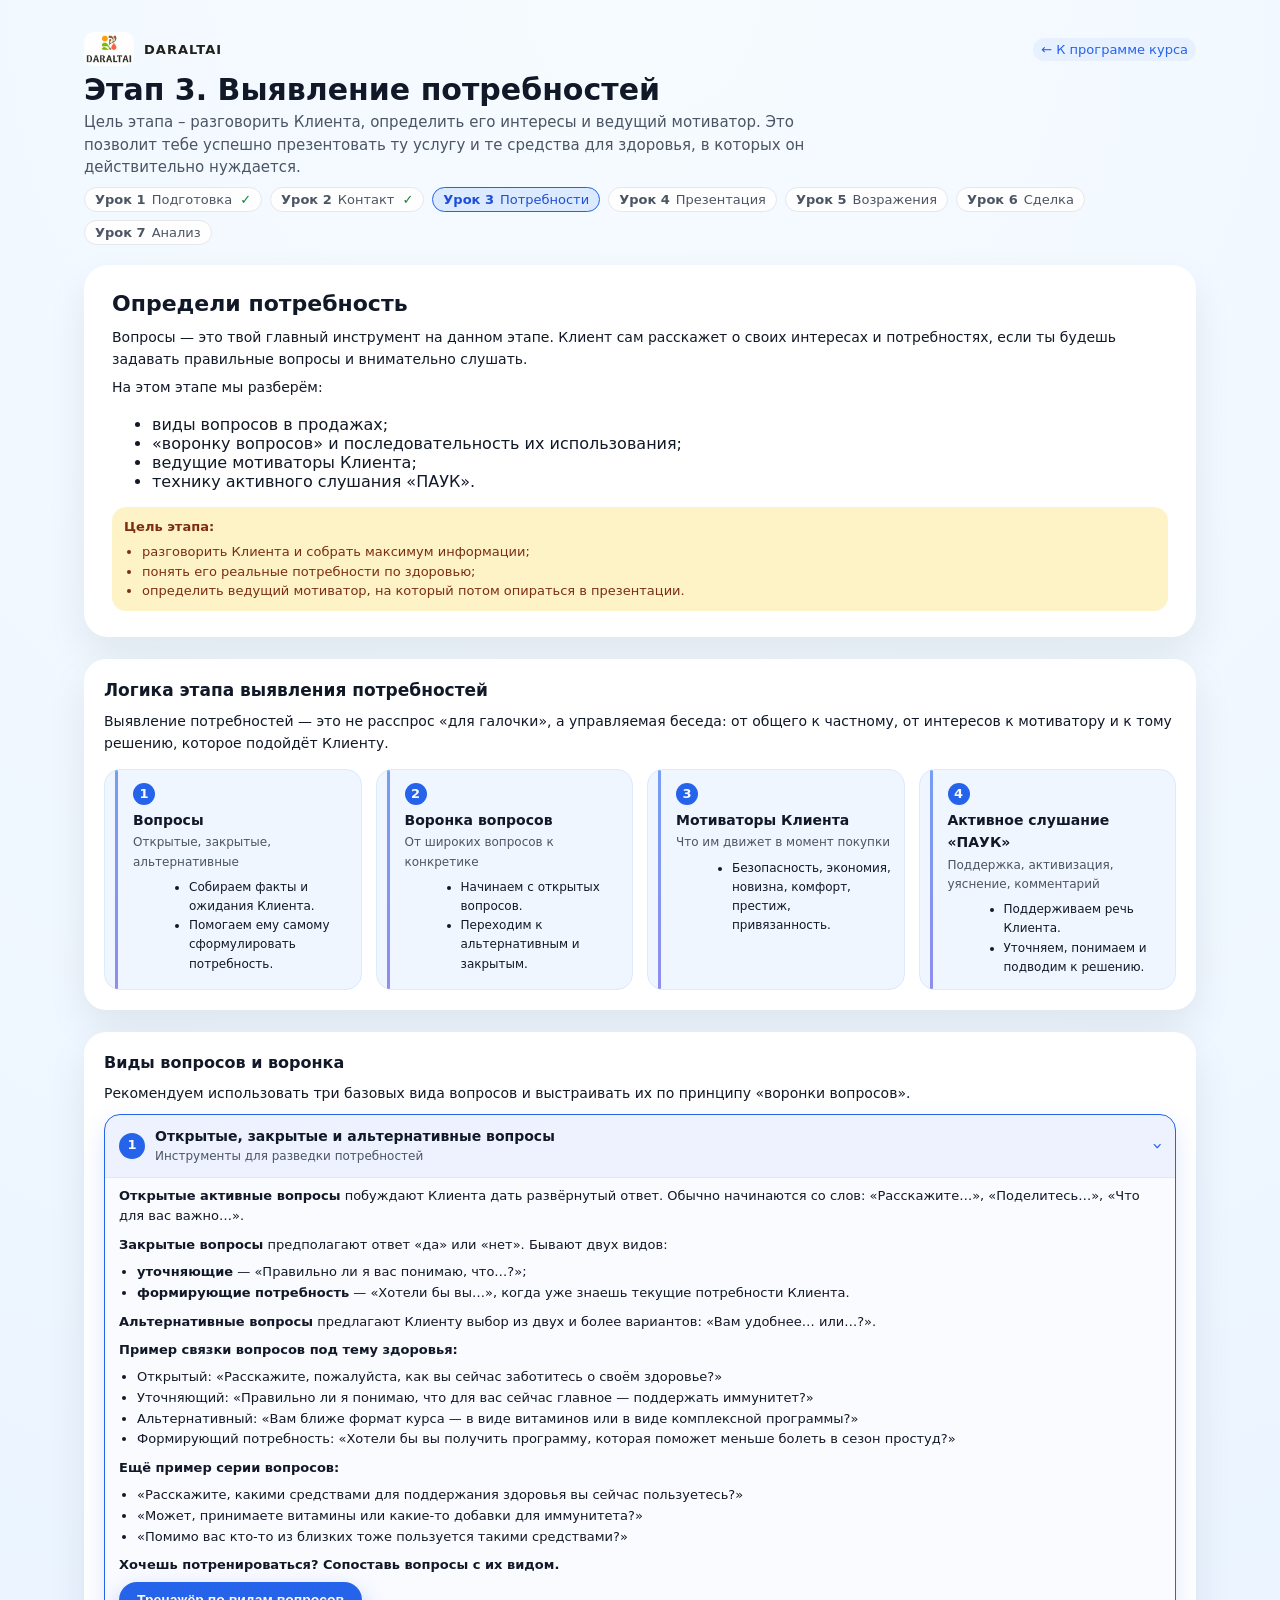
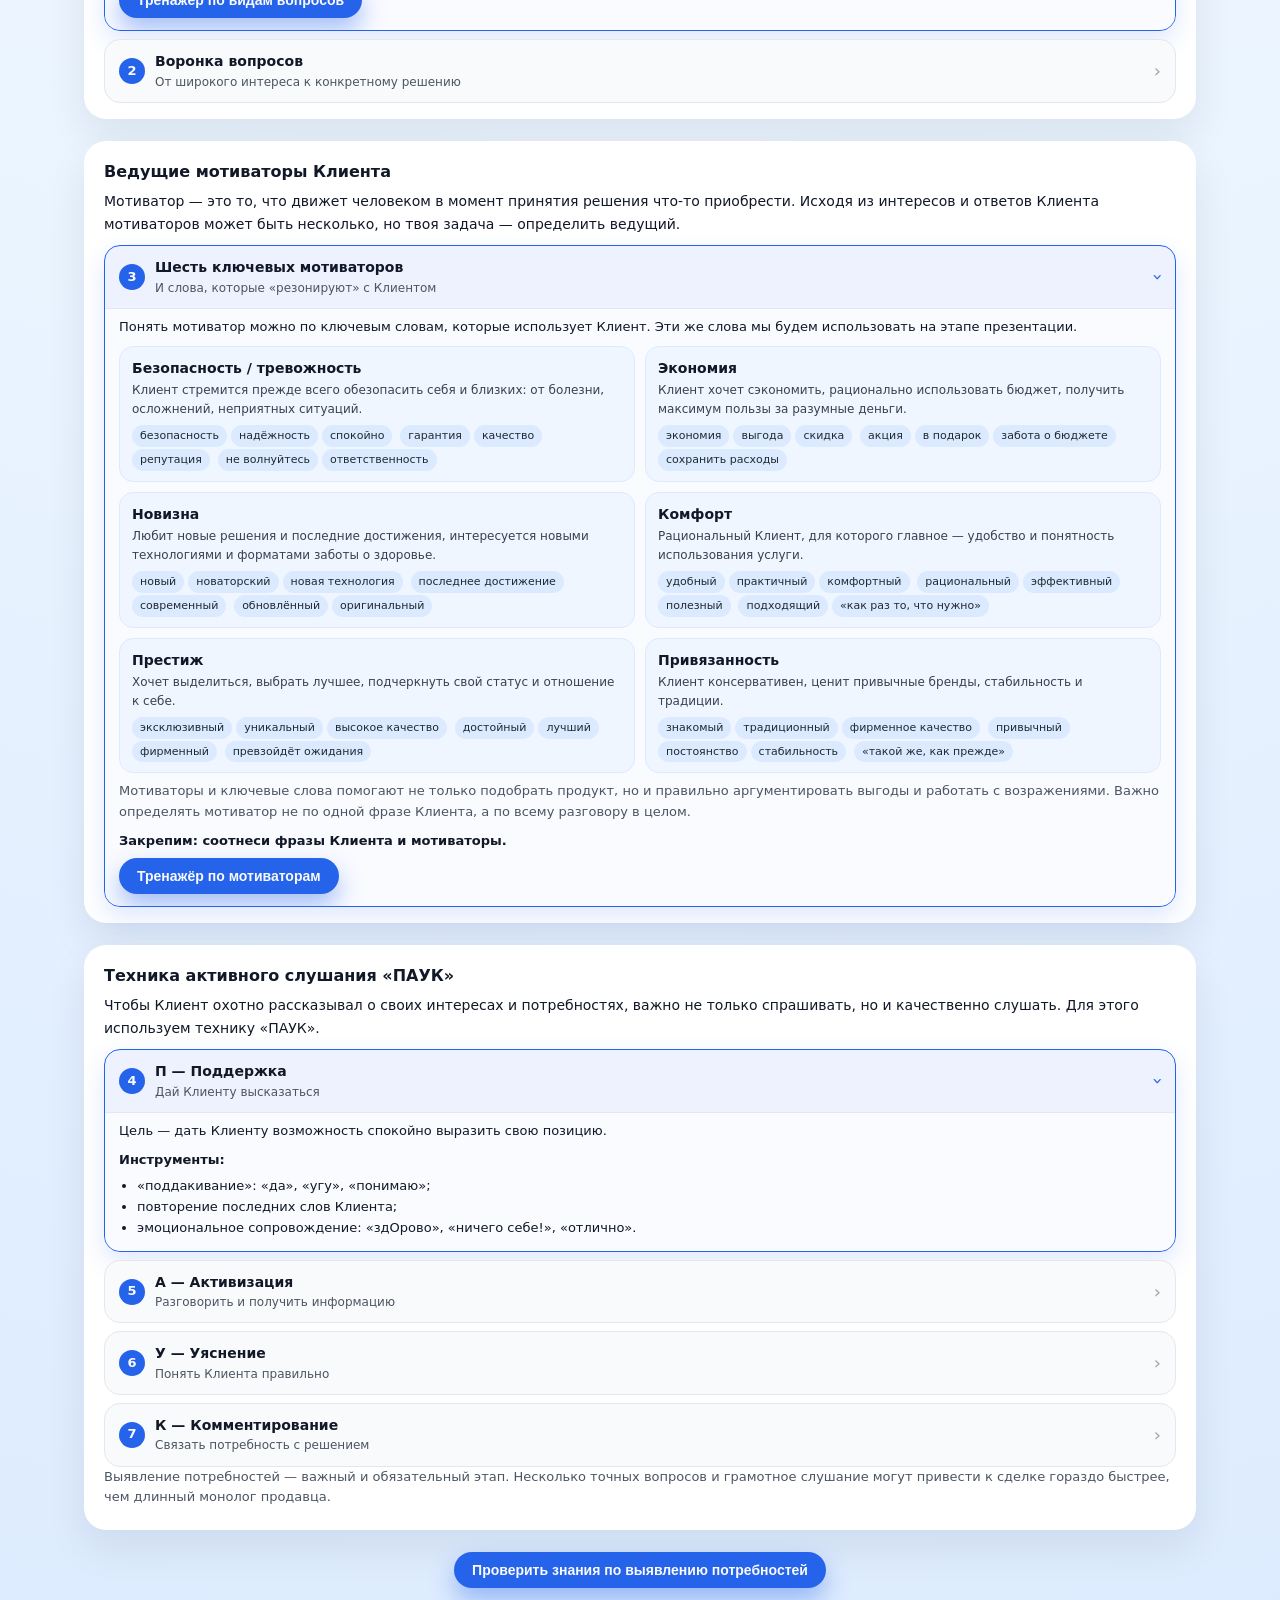
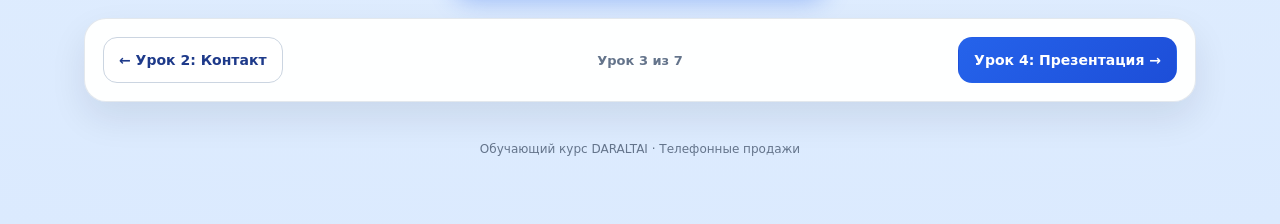
<file: 03_potrebnosti.html>
<!DOCTYPE html>

<html lang="ru">
<head>
<meta charset="utf-8"/>
<title>Урок 3. Выявление потребностей | DARALTAI</title>
<style>
    :root {
      --bg: #eaf4ff;
      --card-bg: #ffffff;
      --accent: #2563eb;
      --accent-soft: #fee68a;
      --text-main: #111827;
      --text-muted: #4b5563;
      --radius-lg: 24px;
      --shadow-soft: 0 18px 40px rgba(15, 23, 42, 0.08);
    }

    * { box-sizing: border-box; }

    body {
      margin: 0;
      font-family: system-ui, -apple-system, BlinkMacSystemFont, "Segoe UI", sans-serif;
      background: radial-gradient(circle at top, #f6fbff 0, var(--bg) 55%, #dbeafe 100%);
      color: var(--text-main);
    }

    .app {
      max-width: 1160px;
      margin: 32px auto 40px;
      padding: 0 24px;
    }

    
    

    .header-top {
      display: flex;
      justify-content: space-between;
      align-items: center;
      gap: 16px;
      margin-bottom: 6px;
    }

    .back-link {
      font-size: 13px;
      text-decoration: none;
      color: #2563eb;
      display: inline-flex;
      align-items: center;
      gap: 4px;
      padding: 4px 8px;
      border-radius: 999px;
      background: rgba(37, 99, 235, 0.06);
    }

    .back-link:hover {
      background: rgba(37, 99, 235, 0.12);
    }

    .course-header h1 {
      margin: 0 0 4px;
      font-size: 30px;
    }
    .course-header p {
      margin: 0 0 8px;
      max-width: 780px;
      color: var(--text-muted);
      font-size: 15px;
      line-height: 1.5;
    }

    main {
      margin-top: 20px;
      display: flex;
      flex-direction: column;
      gap: 22px;
    }

    .steps-nav {
      display: flex;
      flex-wrap: wrap;
      gap: 8px;
      margin-bottom: 4px;
      font-size: 13px;
    }

    .step-pill {
      padding: 4px 10px;
      border-radius: 999px;
      border: 1px solid #e5e7eb;
      background: rgba(255,255,255,0.9);
      color: var(--text-muted);
      display: inline-flex;
      align-items: center;
      gap: 6px;
    }

    .step-pill span {
      font-weight: 600;
      color: #4b5563;
    }

    .step-pill--active {
      border-color: #2563eb;
      background: #dbeafe;
      color: #1d4ed8;
    }

    .step-pill--active span {
      color: #1d4ed8;
    }

    .hero {
      background: var(--card-bg);
      border-radius: var(--radius-lg);
      box-shadow: var(--shadow-soft);
      padding: 26px 28px;
      display: grid;
      grid-template-columns: minmax(0, 1.6fr) minmax(0, 1.2fr);
      gap: 24px;
      align-items: center;
    }

    .hero-text h2 {
      margin: 0 0 10px;
      font-size: 22px;
    }
    .hero-text p {
      margin: 0 0 6px;
      font-size: 14px;
      line-height: 1.6;
      color: var(--text-main);
    }

    .hero-callout {
      margin-top: 10px;
      background: #fef3c7;
      border-radius: 14px;
      padding: 10px 12px;
      font-size: 13px;
      line-height: 1.5;
      color: #7c2d12;
    }

    .hero-callout ul {
      margin: 6px 0 0 18px;
      padding: 0;
    }

    

    

    
    
    

    .card {
      background: var(--card-bg);
      border-radius: 20px;
      padding: 18px 20px 18px;
      box-shadow: 0 14px 30px rgba(15, 23, 42, 0.08);
      font-size: 14px;
      line-height: 1.6;
    }

    .card h3 {
      margin: 0 0 10px;
      font-size: 16px;
    }

    .card p {
      margin: 0 0 6px;
    }

    .card ul,
    .card ol {
      margin: 6px 0 0 18px;
      padding: 0;
    }

    .full-width {
      grid-column: 1 / -1;
    }

    .card-label {
      font-size: 12px;
      text-transform: uppercase;
      letter-spacing: 0.06em;
      color: var(--text-muted);
      margin-bottom: 6px;
    }

    .tagline {
      margin-top: 6px;
      font-size: 13px;
      color: var(--text-muted);
    }

    .trainer-title {
      margin-top: 10px;
      font-weight: 600;
      font-size: 13px;
    }

    .two-column-card {
      display: grid;
      grid-template-columns: minmax(0, 1.25fr) minmax(0, 1.8fr);
      gap: 18px;
      align-items: flex-start;
    }

    .two-column-card--reverse {
      grid-template-columns: minmax(0, 1.8fr) minmax(0, 1.25fr);
    }

    .two-column-card img {
      max-width: 100%;
      height: auto;
      display: block;
      filter: drop-shadow(0 14px 28px rgba(15,23,42,0.18));
      border-radius: 18px;
    }

    .stage-flow {
      background: var(--card-bg);
      border-radius: 22px;
      padding: 18px 20px 20px;
      box-shadow: var(--shadow-soft);
      font-size: 14px;
      line-height: 1.6;
    }

    .stage-flow-header {
      margin-bottom: 10px;
    }

    .stage-flow-header h3 {
      margin: 0 0 6px;
      font-size: 17px;
    }

    .stage-flow-header p {
      margin: 0;
    }

    .stage-flow-steps {
      margin-top: 14px;
      display: grid;
      grid-template-columns: repeat(4, minmax(0, 1fr));
      gap: 14px;
    }

    .stage-step {
      position: relative;
      padding: 12px 12px 12px 14px;
      border-radius: 16px;
      background: #eff6ff;
      border: 1px solid #dbeafe;
    }

    .stage-step::before {
      content: "";
      position: absolute;
      left: 10px;
      top: 0;
      bottom: 0;
      width: 3px;
      border-radius: 999px;
      background: linear-gradient(to bottom, #2563eb, #4f46e5);
      opacity: 0.6;
    }

    .stage-step-inner {
      margin-left: 14px;
    }

    .stage-step-number {
      display: inline-flex;
      align-items: center;
      justify-content: center;
      width: 22px;
      height: 22px;
      border-radius: 999px;
      background: #2563eb;
      color: #f9fafb;
      font-size: 13px;
      font-weight: 600;
      margin-bottom: 4px;
    }

    .stage-step-title {
      font-size: 14px;
      font-weight: 600;
      margin-bottom: 2px;
    }

    .stage-step-tagline {
      font-size: 12px;
      color: #4b5563;
      margin-bottom: 4px;
    }

    .stage-step ul {
      margin: 6px 0 0 16px;
      font-size: 12px;
    }

    .accordion-card {
      background: var(--card-bg);
      border-radius: 22px;
      padding: 18px 20px 16px;
      box-shadow: var(--shadow-soft);
      font-size: 14px;
      line-height: 1.6;
    }

    .accordion-card h3 {
      margin: 0 0 6px;
      font-size: 16px;
    }

    .accordion-card p {
      margin: 0 0 6px;
    }

    .accordion {
      margin-top: 10px;
      display: flex;
      flex-direction: column;
      gap: 8px;
    }

    details {
      border-radius: 16px;
      border: 1px solid #e5e7eb;
      background: #f9fafb;
      padding: 0;
      overflow: hidden;
    }

    details[open] {
      border-color: #2563eb;
      background: #eef2ff;
      box-shadow: 0 10px 24px rgba(37, 99, 235, 0.15);
    }

    summary {
      list-style: none;
      cursor: pointer;
      padding: 10px 14px;
      display: flex;
      align-items: center;
      justify-content: space-between;
      gap: 8px;
    }

    summary::-webkit-details-marker {
      display: none;
    }

    .summary-left {
      display: flex;
      align-items: center;
      gap: 10px;
    }

    .substep-number {
      width: 26px;
      height: 26px;
      border-radius: 999px;
      background: #2563eb;
      color: #f9fafb;
      display: inline-flex;
      align-items: center;
      justify-content: center;
      font-size: 13px;
      font-weight: 600;
      flex-shrink: 0;
    }

    .substep-text-title {
      font-size: 14px;
      font-weight: 600;
    }

    .substep-text-tagline {
      font-size: 12px;
      color: #4b5563;
    }

    .summary-right {
      font-size: 18px;
      line-height: 1;
      color: #9ca3af;
      flex-shrink: 0;
      transition: transform 0.15s ease, color 0.15s ease;
    }

    details[open] .summary-right {
      color: #2563eb;
      transform: rotate(90deg);
    }

    .accordion-body {
      padding: 0 14px 12px 14px;
      border-top: 1px solid #e5e7eb;
      font-size: 13px;
      line-height: 1.6;
      background: rgba(255,255,255,0.7);
    }

    .accordion-body p {
      margin-top: 8px;
    }

    .accordion-body ul,
    .accordion-body ol {
      margin: 6px 0 0 18px;
      padding: 0;
    }

    .motivators-grid {
      margin-top: 8px;
      display: grid;
      grid-template-columns: repeat(2, minmax(0, 1fr));
      gap: 10px;
    }

    .motivator-card {
      background: #eff6ff;
      border-radius: 14px;
      padding: 10px 12px;
      border: 1px solid #dbeafe;
    }

    .motivator-title {
      font-size: 14px;
      font-weight: 600;
      margin-bottom: 2px;
    }

    .motivator-desc {
      font-size: 12px;
      margin-bottom: 4px;
      color: #374151;
    }

    .motivator-keywords {
      font-size: 12px;
      color: #1f2933;
    }

    .motivator-keywords span {
      background: #dbeafe;
      border-radius: 999px;
      padding: 2px 8px;
      margin: 2px 4px 0 0;
      display: inline-block;
      font-size: 11px;
    }

    .quiz-cta {
      text-align: center;
    }

    .btn-primary {
      display: inline-flex;
      align-items: center;
      justify-content: center;
      gap: 6px;
      padding: 10px 18px;
      border-radius: 999px;
      border: none;
      background: var(--accent);
      color: #f9fafb;
      font-size: 14px;
      font-weight: 600;
      cursor: pointer;
      box-shadow: 0 12px 24px rgba(37, 99, 235, 0.4);
    }

    .btn-primary:hover {
      filter: brightness(1.05);
    }

    .btn-secondary {
      display: inline-flex;
      align-items: center;
      justify-content: center;
      gap: 6px;
      padding: 8px 14px;
      border-radius: 999px;
      border: 1px solid #e5e7eb;
      background: #f9fafb;
      color: #111827;
      font-size: 13px;
      cursor: pointer;
    }

    .btn-secondary:hover {
      background: #f3f4f6;
    }

    .quiz-overlay {
      position: fixed;
      inset: 0;
      background: rgba(15, 23, 42, 0.45);
      display: none;
      align-items: center;
      justify-content: center;
      padding: 16px;
      z-index: 50;
    }

    .quiz-overlay.open {
      display: flex;
    }

    .quiz-modal {
      background: #ffffff;
      border-radius: 24px;
      max-width: 820px;
      width: 100%;
      max-height: 90vh;
      box-shadow: 0 20px 45px rgba(15,23,42,0.45);
      display: flex;
      flex-direction: column;
      overflow: hidden;
    }

    .quiz-modal-header {
      padding: 16px 20px 8px;
      border-bottom: 1px solid #e5e7eb;
      display: flex;
      justify-content: space-between;
      align-items: center;
      gap: 8px;
    }

    .quiz-modal-header h2 {
      margin: 0;
      font-size: 17px;
    }

    .quiz-modal-header p {
      margin: 2px 0 0;
      font-size: 13px;
      color: var(--text-muted);
    }

    .quiz-modal-body {
      padding: 12px 20px 16px;
      overflow-y: auto;
    }

    .quiz-grid {
      margin-top: 8px;
      display: flex;
      flex-direction: column;
      gap: 8px;
    }

    .quiz-row {
      display: grid;
      grid-template-columns: minmax(0, 2.2fr) minmax(0, 1.1fr);
      gap: 8px;
      align-items: center;
      padding: 6px 8px;
      border-radius: 12px;
      background: #f9fafb;
    }

    .quiz-row-label {
      font-size: 13px;
    }

    .quiz-select {
      width: 100%;
      padding: 6px 8px;
      border-radius: 999px;
      border: 1px solid #e5e7eb;
      font-size: 13px;
      background: #ffffff;
    }

    .quiz-actions {
      margin-top: 12px;
      display: flex;
      justify-content: space-between;
      align-items: center;
      gap: 12px;
      flex-wrap: wrap;
    }

    .quiz-result {
      font-size: 13px;
    }

    .quiz-result-success {
      color: #166534;
    }

    .quiz-result-error {
      color: #b91c1c;
    }

    @media (max-width: 1024px) {
      .stage-flow-steps {
        grid-template-columns: repeat(2, minmax(0, 1fr));
      }
      .motivators-grid {
        grid-template-columns: minmax(0, 1fr);
      }
    }

    @media (max-width: 960px) {
      .hero {
        grid-template-columns: minmax(0, 1fr);
      }
      
      .stage-flow-steps {
        grid-template-columns: minmax(0, 1fr);
      }
      .quiz-row {
        grid-template-columns: minmax(0, 1fr);
      }
      .two-column-card,
      .two-column-card--reverse {
        grid-template-columns: minmax(0, 1fr);
      }
    }

    @media (max-width: 720px) {
      .course-header h1 {
        font-size: 24px;
      }
      .hero {
        padding: 20px 18px;
      }
      .header-top {
        flex-direction: column-reverse;
        align-items: flex-start;
      }
    }
  

/* Layout after removal of mascot and call-recording blocks */
.hero.hero--single,
.two-column-card.layout--single,
.logic-layout.layout--single,
.goals-layout.layout--single {
  grid-template-columns: minmax(0, 1fr);
}
</style>
<link href="assets/course-shell.css" rel="stylesheet"/><script defer="True" src="assets/course-progress.js"></script></head>
<body data-course-page="lesson" data-lesson="3">
<div class="app">
<div class="header-top"><a aria-label="DARALTAI — главная страница курса" class="mini-brand" href="index.html"><img alt="DARALTAI" src="assets/daraltai-logo.png"/><span>DARALTAI</span></a><a class="back-link" href="index.html">← К программе курса</a></div>
<header class="course-header">
<h1>Этап 3. Выявление потребностей</h1>
<p>
        Цель этапа – разговорить Клиента, определить его интересы и ведущий мотиватор.
        Это позволит тебе успешно презентовать ту услугу и те средства для здоровья, в которых он действительно нуждается.
      </p>
<div class="steps-nav"><a class="step-pill" data-lesson-link="1" href="01_podgotovka.html"><span>Урок 1</span> Подготовка</a><a class="step-pill" data-lesson-link="2" href="02_contact.html"><span>Урок 2</span> Контакт</a><a aria-current="page" class="step-pill step-pill--active" data-lesson-link="3" href="03_potrebnosti.html"><span>Урок 3</span> Потребности</a><a class="step-pill" data-lesson-link="4" href="04_presentation.html"><span>Урок 4</span> Презентация</a><a class="step-pill" data-lesson-link="5" href="05_vozrazheniya.html"><span>Урок 5</span> Возражения</a><a class="step-pill" data-lesson-link="6" href="06_sdelka.html"><span>Урок 6</span> Сделка</a><a class="step-pill" data-lesson-link="7" href="07_itog.html"><span>Урок 7</span> Анализ</a></div>
</header>
<main>
<section class="hero hero--single">
<div class="hero-text">
<h2>Определи потребность</h2>
<p>
            Вопросы — это твой главный инструмент на данном этапе.
            Клиент сам расскажет о своих интересах и потребностях, если ты будешь задавать правильные вопросы
            и внимательно слушать.
          </p>
<p>На этом этапе мы разберём:</p>
<ul>
<li>виды вопросов в продажах;</li>
<li>«воронку вопросов» и последовательность их использования;</li>
<li>ведущие мотиваторы Клиента;</li>
<li>технику активного слушания «ПАУК».</li>
</ul>
<div class="hero-callout">
<strong>Цель этапа:</strong>
<ul>
<li>разговорить Клиента и собрать максимум информации;</li>
<li>понять его реальные потребности по здоровью;</li>
<li>определить ведущий мотиватор, на который потом опираться в презентации.</li>
</ul>
</div>
</div>
</section>
<section class="stage-flow">
<div class="stage-flow-header">
<h3>Логика этапа выявления потребностей</h3>
<p>
            Выявление потребностей — это не расспрос «для галочки», а управляемая беседа:
            от общего к частному, от интересов к мотиватору и к тому решению, которое подойдёт Клиенту.
          </p>
</div>
<div class="stage-flow-steps">
<div class="stage-step">
<div class="stage-step-inner">
<div class="stage-step-number">1</div>
<div class="stage-step-title">Вопросы</div>
<div class="stage-step-tagline">Открытые, закрытые, альтернативные</div>
<ul>
<li>Собираем факты и ожидания Клиента.</li>
<li>Помогаем ему самому сформулировать потребность.</li>
</ul>
</div>
</div>
<div class="stage-step">
<div class="stage-step-inner">
<div class="stage-step-number">2</div>
<div class="stage-step-title">Воронка вопросов</div>
<div class="stage-step-tagline">От широких вопросов к конкретике</div>
<ul>
<li>Начинаем с открытых вопросов.</li>
<li>Переходим к альтернативным и закрытым.</li>
</ul>
</div>
</div>
<div class="stage-step">
<div class="stage-step-inner">
<div class="stage-step-number">3</div>
<div class="stage-step-title">Мотиваторы Клиента</div>
<div class="stage-step-tagline">Что им движет в момент покупки</div>
<ul>
<li>Безопасность, экономия, новизна, комфорт, престиж, привязанность.</li>
</ul>
</div>
</div>
<div class="stage-step">
<div class="stage-step-inner">
<div class="stage-step-number">4</div>
<div class="stage-step-title">Активное слушание «ПАУК»</div>
<div class="stage-step-tagline">Поддержка, активизация, уяснение, комментарий</div>
<ul>
<li>Поддерживаем речь Клиента.</li>
<li>Уточняем, понимаем и подводим к решению.</li>
</ul>
</div>
</div>
</div>
</section>
<section class="accordion-card full-width">
<h3>Виды вопросов и воронка</h3>
<p>
          Рекомендуем использовать три базовых вида вопросов и выстраивать их по принципу
          «воронки вопросов».
        </p>
<div class="accordion">
<details open="">
<summary>
<div class="summary-left">
<div class="substep-number">1</div>
<div>
<div class="substep-text-title">Открытые, закрытые и альтернативные вопросы</div>
<div class="substep-text-tagline">Инструменты для разведки потребностей</div>
</div>
</div>
<div class="summary-right">›</div>
</summary>
<div class="accordion-body">
<p>
<strong>Открытые активные вопросы</strong> побуждают Клиента дать развёрнутый ответ.
                Обычно начинаются со слов: «Расскажите…», «Поделитесь…», «Что для вас важно…».
              </p>
<p>
<strong>Закрытые вопросы</strong> предполагают ответ «да» или «нет».
                Бывают двух видов:
              </p>
<ul>
<li><strong>уточняющие</strong> — «Правильно ли я вас понимаю, что…?»;</li>
<li><strong>формирующие потребность</strong> — «Хотели бы вы…», когда
                  уже знаешь текущие потребности Клиента.</li>
</ul>
<p>
<strong>Альтернативные вопросы</strong> предлагают Клиенту выбор
                из двух и более вариантов: «Вам удобнее… или…?».
              </p>
<p><strong>Пример связки вопросов под тему здоровья:</strong></p>
<ul>
<li>Открытый: «Расскажите, пожалуйста, как вы сейчас заботитесь о своём здоровье?»</li>
<li>Уточняющий: «Правильно ли я понимаю, что для вас сейчас главное — поддержать иммунитет?»</li>
<li>Альтернативный: «Вам ближе формат курса — в виде витаминов или в виде комплексной программы?»</li>
<li>Формирующий потребность: «Хотели бы вы получить программу, которая поможет меньше болеть в сезон простуд?»</li>
</ul>
<p><strong>Ещё пример серии вопросов:</strong></p>
<ul>
<li>«Расскажите, какими средствами для поддержания здоровья вы сейчас пользуетесь?»</li>
<li>«Может, принимаете витамины или какие-то добавки для иммунитета?»</li>
<li>«Помимо вас кто-то из близких тоже пользуется такими средствами?»</li>
</ul>
<p class="trainer-title">
                Хочешь потренироваться? Сопоставь вопросы с их видом.
              </p>
<button class="btn-primary" id="openQuestionTypeTrainer">
                Тренажёр по видам вопросов
              </button>
</div>
</details>
<details>
<summary>
<div class="summary-left">
<div class="substep-number">2</div>
<div>
<div class="substep-text-title">Воронка вопросов</div>
<div class="substep-text-tagline">От широкого интереса к конкретному решению</div>
</div>
</div>
<div class="summary-right">›</div>
</summary>
<div class="accordion-body">
<p>
<strong>Воронка вопросов</strong> — это схема, по которой мы выстраиваем диалог:
                от общих открытых вопросов к альтернативным и закрытым.
              </p>
<ol>
<li>
<strong>Верхняя часть воронки — открытые вопросы.</strong><br/>
                  С их помощью мы собираем максимум информации о ситуации, интересах и привычках Клиента.
                </li>
<li>
<strong>Средняя часть — альтернативные вопросы.</strong><br/>
                  Помогаем Клиенту сузить выбор и определиться с направлением решения.
                </li>
<li>
<strong>Нижняя часть — закрытые вопросы.</strong><br/>
                  Подтверждаем договорённости и уточняем детали: формат, срок, условия.
                </li>
</ol>
<p>
                Несколько точных вопросов по воронке могут привести к сделке гораздо быстрее,
                чем длинный монолог продавца.
              </p>
<p class="trainer-title">
                Попробуй выстроить «воронку» сам — по три вопроса на шаг.
              </p>
<button class="btn-primary" id="openFunnelTrainer">
                Тренажёр по воронке вопросов
              </button>
</div>
</details>
</div>
</section>
<section class="accordion-card full-width">
<h3>Ведущие мотиваторы Клиента</h3>
<p>
          Мотиватор — это то, что движет человеком в момент принятия решения что-то приобрести.
          Исходя из интересов и ответов Клиента мотиваторов может быть несколько,
          но твоя задача — определить ведущий.
        </p>
<div class="accordion">
<details open="">
<summary>
<div class="summary-left">
<div class="substep-number">3</div>
<div>
<div class="substep-text-title">Шесть ключевых мотиваторов</div>
<div class="substep-text-tagline">И слова, которые «резонируют» с Клиентом</div>
</div>
</div>
<div class="summary-right">›</div>
</summary>
<div class="accordion-body">
<p>
                Понять мотиватор можно по ключевым словам, которые использует Клиент.
                Эти же слова мы будем использовать на этапе презентации.
              </p>
<div class="motivators-grid">
<div class="motivator-card">
<div class="motivator-title">Безопасность / тревожность</div>
<div class="motivator-desc">
                    Клиент стремится прежде всего обезопасить себя и близких:
                    от болезни, осложнений, неприятных ситуаций.
                  </div>
<div class="motivator-keywords">
<span>безопасность</span><span>надёжность</span><span>спокойно</span>
<span>гарантия</span><span>качество</span><span>репутация</span>
<span>не волнуйтесь</span><span>ответственность</span>
</div>
</div>
<div class="motivator-card">
<div class="motivator-title">Экономия</div>
<div class="motivator-desc">
                    Клиент хочет сэкономить, рационально использовать бюджет,
                    получить максимум пользы за разумные деньги.
                  </div>
<div class="motivator-keywords">
<span>экономия</span><span>выгода</span><span>скидка</span>
<span>акция</span><span>в подарок</span><span>забота о бюджете</span>
<span>сохранить расходы</span>
</div>
</div>
<div class="motivator-card">
<div class="motivator-title">Новизна</div>
<div class="motivator-desc">
                    Любит новые решения и последние достижения,
                    интересуется новыми технологиями и форматами заботы о здоровье.
                  </div>
<div class="motivator-keywords">
<span>новый</span><span>новаторский</span><span>новая технология</span>
<span>последнее достижение</span><span>современный</span>
<span>обновлённый</span><span>оригинальный</span>
</div>
</div>
<div class="motivator-card">
<div class="motivator-title">Комфорт</div>
<div class="motivator-desc">
                    Рациональный Клиент, для которого главное — удобство и понятность использования услуги.
                  </div>
<div class="motivator-keywords">
<span>удобный</span><span>практичный</span><span>комфортный</span>
<span>рациональный</span><span>эффективный</span><span>полезный</span>
<span>подходящий</span><span>«как раз то, что нужно»</span>
</div>
</div>
<div class="motivator-card">
<div class="motivator-title">Престиж</div>
<div class="motivator-desc">
                    Хочет выделиться, выбрать лучшее, подчеркнуть свой статус и отношение к себе.
                  </div>
<div class="motivator-keywords">
<span>эксклюзивный</span><span>уникальный</span><span>высокое качество</span>
<span>достойный</span><span>лучший</span><span>фирменный</span>
<span>превзойдёт ожидания</span>
</div>
</div>
<div class="motivator-card">
<div class="motivator-title">Привязанность</div>
<div class="motivator-desc">
                    Клиент консервативен, ценит привычные бренды, стабильность и традиции.
                  </div>
<div class="motivator-keywords">
<span>знакомый</span><span>традиционный</span><span>фирменное качество</span>
<span>привычный</span><span>постоянство</span><span>стабильность</span>
<span>«такой же, как прежде»</span>
</div>
</div>
</div>
<p class="tagline">
                Мотиваторы и ключевые слова помогают не только подобрать продукт,
                но и правильно аргументировать выгоды и работать с возражениями.
                Важно определять мотиватор не по одной фразе Клиента, а по всему разговору в целом.
              </p>
<p class="trainer-title">
                Закрепим: соотнеси фразы Клиента и мотиваторы.
              </p>
<button class="btn-primary" id="openMotivatorTrainer">
                Тренажёр по мотиваторам
              </button>
</div>
</details>
</div>
</section>
<section class="accordion-card full-width">
<h3>Техника активного слушания «ПАУК»</h3>
<p>
          Чтобы Клиент охотно рассказывал о своих интересах и потребностях, важно не только спрашивать,
          но и качественно слушать. Для этого используем технику «ПАУК».
        </p>
<div class="accordion">
<details open="">
<summary>
<div class="summary-left">
<div class="substep-number">4</div>
<div>
<div class="substep-text-title">П — Поддержка</div>
<div class="substep-text-tagline">Дай Клиенту высказаться</div>
</div>
</div>
<div class="summary-right">›</div>
</summary>
<div class="accordion-body">
<p>Цель — дать Клиенту возможность спокойно выразить свою позицию.</p>
<p><strong>Инструменты:</strong></p>
<ul>
<li>«поддакивание»: «да», «угу», «понимаю»;</li>
<li>повторение последних слов Клиента;</li>
<li>эмоциональное сопровождение: «здОрово», «ничего себе!», «отлично».</li>
</ul>
</div>
</details>
<details>
<summary>
<div class="summary-left">
<div class="substep-number">5</div>
<div>
<div class="substep-text-title">А — Активизация</div>
<div class="substep-text-tagline">Разговорить и получить информацию</div>
</div>
</div>
<div class="summary-right">›</div>
</summary>
<div class="accordion-body">
<p>Цель — разговорить собеседника и получить максимум подробностей.</p>
<p><strong>Инструменты:</strong></p>
<ul>
<li>открытые вопросы: «Что для вас важно при выборе средств для здоровья?»;</li>
<li>уточняющие вопросы по сказанному Клиентом;</li>
<li>мягкие подталкивающие фразы: «Расскажите чуть подробнее…».</li>
</ul>
</div>
</details>
<details>
<summary>
<div class="summary-left">
<div class="substep-number">6</div>
<div>
<div class="substep-text-title">У — Уяснение</div>
<div class="substep-text-tagline">Понять Клиента правильно</div>
</div>
</div>
<div class="summary-right">›</div>
</summary>
<div class="accordion-body">
<p>Цель — убедиться, что ты верно понял ситуацию и ожидания Клиента.</p>
<p><strong>Инструменты:</strong></p>
<ul>
<li>уточняющие вопросы: «Правильно ли я понимаю, что…?»;</li>
<li>пересказ своими словами: «Если коротко, вы хотите…, верно?»;</li>
<li>мягкое подведение итогов перед презентацией услуги.</li>
</ul>
</div>
</details>
<details>
<summary>
<div class="summary-left">
<div class="substep-number">7</div>
<div>
<div class="substep-text-title">К — Комментирование</div>
<div class="substep-text-tagline">Связать потребность с решением</div>
</div>
</div>
<div class="summary-right">›</div>
</summary>
<div class="accordion-body">
<p>
                Цель — высказать свою профессиональную позицию и предложить вариант решения.
              </p>
<p><strong>Инструменты:</strong></p>
<ul>
<li>рекомендации: «Я могу посоветовать вам…»;</li>
<li>конкретные предложения: «Я рекомендую курс, который поможет вам…»;</li>
<li>логичный переход к этапу презентации услуги.</li>
</ul>
</div>
</details>
</div>
<p class="tagline">
          Выявление потребностей — важный и обязательный этап.
          Несколько точных вопросов и грамотное слушание могут привести к сделке гораздо быстрее,
          чем длинный монолог продавца.
        </p>
</section>
<section class="quiz-cta full-width">
<button class="btn-primary" id="openQuiz">
          Проверить знания по выявлению потребностей
        </button>
</section>
<nav aria-label="Переход между уроками" class="course-navigation"><a class="course-navigation__button course-navigation__button--prev" href="02_contact.html">← Урок 2: Контакт</a><div class="course-navigation__status">Урок 3 из 7</div><a class="course-navigation__button course-navigation__button--next" href="04_presentation.html">Урок 4: Презентация →</a></nav><footer class="course-page-footer">Обучающий курс DARALTAI · Телефонные продажи</footer></main>
</div>
<!-- Тренажёр: виды вопросов -->
<div class="quiz-overlay" id="questionTypeTrainerOverlay">
<div class="quiz-modal">
<div class="quiz-modal-header">
<div>
<h2>Тренажёр: виды вопросов</h2>
<p>Сопоставь вопросы и их вид: открытый, закрытый или альтернативный.</p>
</div>
<button class="btn-secondary" id="closeQuestionTypeTrainer">Закрыть</button>
</div>
<div class="quiz-modal-body">
<div class="quiz-grid">
<div class="quiz-row">
<div class="quiz-row-label">
              1) Вы принимаете витамины только сами или вместе с членами семьи?
            </div>
<select class="quiz-select question-type-select" data-correct="alt">
<option value="">Выбери тип вопроса</option>
<option value="open">Открытый</option>
<option value="closed">Закрытый</option>
<option value="alt">Альтернативный</option>
</select>
</div>
<div class="quiz-row">
<div class="quiz-row-label">
              2) Вы больше ориентируетесь на комплексы для иммунитета или для энергии в течение дня?
            </div>
<select class="quiz-select question-type-select" data-correct="alt">
<option value="">Выбери тип вопроса</option>
<option value="open">Открытый</option>
<option value="closed">Закрытый</option>
<option value="alt">Альтернативный</option>
</select>
</div>
<div class="quiz-row">
<div class="quiz-row-label">
              3) Какие средства для поддержания здоровья вы сейчас используете?
            </div>
<select class="quiz-select question-type-select" data-correct="open">
<option value="">Выбери тип вопроса</option>
<option value="open">Открытый</option>
<option value="closed">Закрытый</option>
<option value="alt">Альтернативный</option>
</select>
</div>
<div class="quiz-row">
<div class="quiz-row-label">
              4) Что делают ваши близкие, чтобы поддерживать своё здоровье?
            </div>
<select class="quiz-select question-type-select" data-correct="open">
<option value="">Выбери тип вопроса</option>
<option value="open">Открытый</option>
<option value="closed">Закрытый</option>
<option value="alt">Альтернативный</option>
</select>
</div>
<div class="quiz-row">
<div class="quiz-row-label">
              5) Хотели бы вы принимать витамины в формате готового курса на месяц?
            </div>
<select class="quiz-select question-type-select" data-correct="closed">
<option value="">Выбери тип вопроса</option>
<option value="open">Открытый</option>
<option value="closed">Закрытый</option>
<option value="alt">Альтернативный</option>
</select>
</div>
<div class="quiz-row">
<div class="quiz-row-label">
              6) Для вас важнее поддержать иммунитет или снизить усталость?
            </div>
<select class="quiz-select question-type-select" data-correct="alt">
<option value="">Выбери тип вопроса</option>
<option value="open">Открытый</option>
<option value="closed">Закрытый</option>
<option value="alt">Альтернативный</option>
</select>
</div>
<div class="quiz-row">
<div class="quiz-row-label">
              7) Любите ли вы пробовать новые программы для здоровья?
            </div>
<select class="quiz-select question-type-select" data-correct="closed">
<option value="">Выбери тип вопроса</option>
<option value="open">Открытый</option>
<option value="closed">Закрытый</option>
<option value="alt">Альтернативный</option>
</select>
</div>
<div class="quiz-row">
<div class="quiz-row-label">
              8) Что для вас самое главное при выборе средств для здоровья?
            </div>
<select class="quiz-select question-type-select" data-correct="open">
<option value="">Выбери тип вопроса</option>
<option value="open">Открытый</option>
<option value="closed">Закрытый</option>
<option value="alt">Альтернативный</option>
</select>
</div>
<div class="quiz-row">
<div class="quiz-row-label">
              9) Какими привычками в образе жизни вы поддерживаете своё здоровье?
            </div>
<select class="quiz-select question-type-select" data-correct="open">
<option value="">Выбери тип вопроса</option>
<option value="open">Открытый</option>
<option value="closed">Закрытый</option>
<option value="alt">Альтернативный</option>
</select>
</div>
<div class="quiz-row">
<div class="quiz-row-label">
              10) Что для вас важно при выборе консультанта по здоровью?
            </div>
<select class="quiz-select question-type-select" data-correct="open">
<option value="">Выбери тип вопроса</option>
<option value="open">Открытый</option>
<option value="closed">Закрытый</option>
<option value="alt">Альтернативный</option>
</select>
</div>
<div class="quiz-row">
<div class="quiz-row-label">
              11) Хотели бы вы получать напоминания о приёме средств в удобном приложении?
            </div>
<select class="quiz-select question-type-select" data-correct="closed">
<option value="">Выбери тип вопроса</option>
<option value="open">Открытый</option>
<option value="closed">Закрытый</option>
<option value="alt">Альтернативный</option>
</select>
</div>
<div class="quiz-row">
<div class="quiz-row-label">
              12) Чаще вы следите за питанием или за уровнем физической активности?
            </div>
<select class="quiz-select question-type-select" data-correct="alt">
<option value="">Выбери тип вопроса</option>
<option value="open">Открытый</option>
<option value="closed">Закрытый</option>
<option value="alt">Альтернативный</option>
</select>
</div>
<div class="quiz-row">
<div class="quiz-row-label">
              13) Планируете ли вы продолжать принимать те средства, которые используете сейчас?
            </div>
<select class="quiz-select question-type-select" data-correct="closed">
<option value="">Выбери тип вопроса</option>
<option value="open">Открытый</option>
<option value="closed">Закрытый</option>
<option value="alt">Альтернативный</option>
</select>
</div>
</div>
<div class="quiz-actions">
<button class="btn-primary" id="checkQuestionTypeTrainer">Проверить</button>
<div class="quiz-result" id="questionTypeTrainerResult"></div>
</div>
</div>
</div>
</div>
<!-- Тренажёр: воронка вопросов (по 3 вопроса за шаг) -->
<div class="quiz-overlay" id="funnelTrainerOverlay">
<div class="quiz-modal">
<div class="quiz-modal-header">
<div>
<h2>Тренажёр: воронка вопросов</h2>
<p>На каждом шаге расставь 3 вопроса в порядке 1–2–3 (от общего к конкретному).</p>
</div>
<button class="btn-secondary" id="closeFunnelTrainer">Закрыть</button>
</div>
<div class="quiz-modal-body">
<!-- Шаг 1 -->
<div class="quiz-grid funnel-step" data-step="0">
<div class="quiz-row">
<div class="quiz-row-label">
              Серия 1: a) Скажите, пожалуйста, как вы обычно заботитесь о здоровье в свободное время?
            </div>
<select class="quiz-select funnel-select" data-correct="1">
<option value="">Номер по порядку</option>
<option value="1">1 (первый — открытый)</option>
<option value="2">2 (второй — альтернативный)</option>
<option value="3">3 (третий — уточняющий/формирующий)</option>
</select>
</div>
<div class="quiz-row">
<div class="quiz-row-label">
              Серия 1: b) А больше уделяете внимание физическим упражнениям или витаминам и добавкам?
            </div>
<select class="quiz-select funnel-select" data-correct="2">
<option value="">Номер по порядку</option>
<option value="1">1 (первый — открытый)</option>
<option value="2">2 (второй — альтернативный)</option>
<option value="3">3 (третий — уточняющий/формирующий)</option>
</select>
</div>
<div class="quiz-row">
<div class="quiz-row-label">
              Серия 1: c) Ну и новые программы по здоровью пробуете, верно?
            </div>
<select class="quiz-select funnel-select" data-correct="3">
<option value="">Номер по порядку</option>
<option value="1">1 (первый — открытый)</option>
<option value="2">2 (второй — альтернативный)</option>
<option value="3">3 (третий — уточняющий/формирующий)</option>
</select>
</div>
</div>
<!-- Шаг 2 -->
<div class="quiz-grid funnel-step" data-step="1" style="display:none">
<div class="quiz-row">
<div class="quiz-row-label">
              Серия 2: a) Для чего в первую очередь хотите улучшить своё здоровье?
            </div>
<select class="quiz-select funnel-select" data-correct="1">
<option value="">Номер по порядку</option>
<option value="1">1 (первый — открытый)</option>
<option value="2">2 (второй — альтернативный)</option>
<option value="3">3 (третий — уточняющий/формирующий)</option>
</select>
</div>
<div class="quiz-row">
<div class="quiz-row-label">
              Серия 2: b) Вы в основном думаете о поддержке иммунитета или о снижении усталости?
            </div>
<select class="quiz-select funnel-select" data-correct="2">
<option value="">Номер по порядку</option>
<option value="1">1 (первый — открытый)</option>
<option value="2">2 (второй — альтернативный)</option>
<option value="3">3 (третий — уточняющий/формирующий)</option>
</select>
</div>
<div class="quiz-row">
<div class="quiz-row-label">
              Серия 2: c) Правильно ли я понимаю, что вам важно меньше болеть и реже чувствовать усталость?
            </div>
<select class="quiz-select funnel-select" data-correct="3">
<option value="">Номер по порядку</option>
<option value="1">1 (первый — открытый)</option>
<option value="2">2 (второй — альтернативный)</option>
<option value="3">3 (третий — уточняющий/формирующий)</option>
</select>
</div>
</div>
<!-- Шаг 3 -->
<div class="quiz-grid funnel-step" data-step="2" style="display:none">
<div class="quiz-row">
<div class="quiz-row-label">
              Серия 3: a) Скажите, пожалуйста, как вы сейчас защищаете себя от сезонных простуд и заболеваний?
            </div>
<select class="quiz-select funnel-select" data-correct="1">
<option value="">Номер по порядку</option>
<option value="1">1 (первый — открытый)</option>
<option value="2">2 (второй — альтернативный)</option>
<option value="3">3 (третий — уточняющий/формирующий)</option>
</select>
</div>
<div class="quiz-row">
<div class="quiz-row-label">
              Серия 3: b) Вы больше полагаетесь на витамины или на профилактические обследования?
            </div>
<select class="quiz-select funnel-select" data-correct="2">
<option value="">Номер по порядку</option>
<option value="1">1 (первый — открытый)</option>
<option value="2">2 (второй — альтернативный)</option>
<option value="3">3 (третий — уточняющий/формирующий)</option>
</select>
</div>
<div class="quiz-row">
<div class="quiz-row-label">
              Серия 3: c) Хотели бы вы пройти программу, которая надёжно укрепит иммунитет при минимальных затратах?
            </div>
<select class="quiz-select funnel-select" data-correct="3">
<option value="">Номер по порядку</option>
<option value="1">1 (первый — открытый)</option>
<option value="2">2 (второй — альтернативный)</option>
<option value="3">3 (третий — уточняющий/формирующий)</option>
</select>
</div>
</div>
<div class="quiz-actions">
<button class="btn-primary" id="checkFunnelTrainer">Далее</button>
<div class="quiz-result" id="funnelTrainerResult"></div>
</div>
</div>
</div>
</div>
<!-- Тренажёр: мотиваторы (15 примеров) -->
<div class="quiz-overlay" id="motivatorTrainerOverlay">
<div class="quiz-modal">
<div class="quiz-modal-header">
<div>
<h2>Тренажёр: мотиваторы Клиента</h2>
<p>Соотнеси фразы Клиента и ведущий мотиватор (в контексте здоровья).</p>
</div>
<button class="btn-secondary" id="closeMotivatorTrainer">Закрыть</button>
</div>
<div class="quiz-modal-body">
<div class="quiz-grid">
<div class="quiz-row">
<div class="quiz-row-label">
              1) Я выбираю программы, где врач наблюдает меня регулярно — так я чувствую себя спокойнее.
            </div>
<select class="quiz-select motivator-select" data-correct="safety">
<option value="">Выбери мотиватор</option>
<option value="safety">Безопасность / тревожность</option>
<option value="eco">Экономия</option>
<option value="new">Новизна</option>
<option value="comfort">Комфорт</option>
<option value="prestige">Престиж</option>
<option value="attach">Привязанность</option>
</select>
</div>
<div class="quiz-row">
<div class="quiz-row-label">
              2) Для меня важно не переплачивать за витамины, беру то, что выгоднее по цене.
            </div>
<select class="quiz-select motivator-select" data-correct="eco">
<option value="">Выбери мотиватор</option>
<option value="safety">Безопасность / тревожность</option>
<option value="eco">Экономия</option>
<option value="new">Новизна</option>
<option value="comfort">Комфорт</option>
<option value="prestige">Престиж</option>
<option value="attach">Привязанность</option>
</select>
</div>
<div class="quiz-row">
<div class="quiz-row-label">
              3) Всегда первым пробую новые средства для здоровья, как только они появляются.
            </div>
<select class="quiz-select motivator-select" data-correct="new">
<option value="">Выбери мотиватор</option>
<option value="safety">Безопасность / тревожность</option>
<option value="eco">Экономия</option>
<option value="new">Новизна</option>
<option value="comfort">Комфорт</option>
<option value="prestige">Престиж</option>
<option value="attach">Привязанность</option>
</select>
</div>
<div class="quiz-row">
<div class="quiz-row-label">
              4) Главное, чтобы всё было удобно: напоминания, упаковка, схема приёма.
            </div>
<select class="quiz-select motivator-select" data-correct="comfort">
<option value="">Выбери мотиватор</option>
<option value="safety">Безопасность / тревожность</option>
<option value="eco">Экономия</option>
<option value="new">Новизна</option>
<option value="comfort">Комфорт</option>
<option value="prestige">Престиж</option>
<option value="attach">Привязанность</option>
</select>
</div>
<div class="quiz-row">
<div class="quiz-row-label">
              5) Я хочу пользоваться только премиальными линиями, чтобы быть уверенным в лучшем качестве.
            </div>
<select class="quiz-select motivator-select" data-correct="prestige">
<option value="">Выбери мотиватор</option>
<option value="safety">Безопасность / тревожность</option>
<option value="eco">Экономия</option>
<option value="new">Новизна</option>
<option value="comfort">Комфорт</option>
<option value="prestige">Престиж</option>
<option value="attach">Привязанность</option>
</select>
</div>
<div class="quiz-row">
<div class="quiz-row-label">
              6) Я уже много лет покупаю одно и то же средство и не хочу его менять.
            </div>
<select class="quiz-select motivator-select" data-correct="attach">
<option value="">Выбери мотиватор</option>
<option value="safety">Безопасность / тревожность</option>
<option value="eco">Экономия</option>
<option value="new">Новизна</option>
<option value="comfort">Комфорт</option>
<option value="prestige">Престиж</option>
<option value="attach">Привязанность</option>
</select>
</div>
<div class="quiz-row">
<div class="quiz-row-label">
              7) Мне важно, чтобы средство было безопасным даже при длительном приёме.
            </div>
<select class="quiz-select motivator-select" data-correct="safety">
<option value="">Выбери мотиватор</option>
<option value="safety">Безопасность / тревожность</option>
<option value="eco">Экономия</option>
<option value="new">Новизна</option>
<option value="comfort">Комфорт</option>
<option value="prestige">Престиж</option>
<option value="attach">Привязанность</option>
</select>
</div>
<div class="quiz-row">
<div class="quiz-row-label">
              8) Если есть акция или набор дешевле — я выбираю его.
            </div>
<select class="quiz-select motivator-select" data-correct="eco">
<option value="">Выбери мотиватор</option>
<option value="safety">Безопасность / тревожность</option>
<option value="eco">Экономия</option>
<option value="new">Новизна</option>
<option value="comfort">Комфорт</option>
<option value="prestige">Престиж</option>
<option value="attach">Привязанность</option>
</select>
</div>
<div class="quiz-row">
<div class="quiz-row-label">
              9) Интересуюсь именно новыми формулами, а не старыми вариантами.
            </div>
<select class="quiz-select motivator-select" data-correct="new">
<option value="">Выбери мотиватор</option>
<option value="safety">Безопасность / тревожность</option>
<option value="eco">Экономия</option>
<option value="new">Новизна</option>
<option value="comfort">Комфорт</option>
<option value="prestige">Престиж</option>
<option value="attach">Привязанность</option>
</select>
</div>
<div class="quiz-row">
<div class="quiz-row-label">
              10) Мне важно, чтобы всё можно было принимать без лишних усилий, в привычном режиме дня.
            </div>
<select class="quiz-select motivator-select" data-correct="comfort">
<option value="">Выбери мотиватор</option>
<option value="safety">Безопасность / тревожность</option>
<option value="eco">Экономия</option>
<option value="new">Новизна</option>
<option value="comfort">Комфорт</option>
<option value="prestige">Престиж</option>
<option value="attach">Привязанность</option>
</select>
</div>
<div class="quiz-row">
<div class="quiz-row-label">
              11) Я выбираю бренды, которые подчёркивают мой уровень и отношение к себе.
            </div>
<select class="quiz-select motivator-select" data-correct="prestige">
<option value="">Выбери мотиватор</option>
<option value="safety">Безопасность / тревожность</option>
<option value="eco">Экономия</option>
<option value="new">Новизна</option>
<option value="comfort">Комфорт</option>
<option value="prestige">Престиж</option>
<option value="attach">Привязанность</option>
</select>
</div>
<div class="quiz-row">
<div class="quiz-row-label">
              12) Я доверяю только тем маркам, к которым привык, — не люблю экспериментов.
            </div>
<select class="quiz-select motivator-select" data-correct="attach">
<option value="">Выбери мотиватор</option>
<option value="safety">Безопасность / тревожность</option>
<option value="eco">Экономия</option>
<option value="new">Новизна</option>
<option value="comfort">Комфорт</option>
<option value="prestige">Престиж</option>
<option value="attach">Привязанность</option>
</select>
</div>
<div class="quiz-row">
<div class="quiz-row-label">
              13) Я переживаю, чтобы не было побочных эффектов и всё было проверено.
            </div>
<select class="quiz-select motivator-select" data-correct="safety">
<option value="">Выбери мотиватор</option>
<option value="safety">Безопасность / тревожность</option>
<option value="eco">Экономия</option>
<option value="new">Новизна</option>
<option value="comfort">Комфорт</option>
<option value="prestige">Престиж</option>
<option value="attach">Привязанность</option>
</select>
</div>
<div class="quiz-row">
<div class="quiz-row-label">
              14) Лучше я возьму не самое модное средство, но по разумной цене.
            </div>
<select class="quiz-select motivator-select" data-correct="eco">
<option value="">Выбери мотиватор</option>
<option value="safety">Безопасность / тревожность</option>
<option value="eco">Экономия</option>
<option value="new">Новизна</option>
<option value="comfort">Комфорт</option>
<option value="prestige">Престиж</option>
<option value="attach">Привязанность</option>
</select>
</div>
<div class="quiz-row">
<div class="quiz-row-label">
              15) Я стараюсь оставаться на знакомых схемах заботы о здоровье — они уже проверены временем.
            </div>
<select class="quiz-select motivator-select" data-correct="attach">
<option value="">Выбери мотиватор</option>
<option value="safety">Безопасность / тревожность</option>
<option value="eco">Экономия</option>
<option value="new">Новизна</option>
<option value="comfort">Комфорт</option>
<option value="prestige">Престиж</option>
<option value="attach">Привязанность</option>
</select>
</div>
</div>
<div class="quiz-actions">
<button class="btn-primary" id="checkMotivatorTrainer">Проверить</button>
<div class="quiz-result" id="motivatorTrainerResult"></div>
</div>
</div>
</div>
</div>
<!-- Итоговый тест по этапу -->
<div class="quiz-overlay" id="quizOverlay">
<div class="quiz-modal">
<div class="quiz-modal-header">
<div>
<h2>Тест: выявление потребностей</h2>
<p>Выбери правильные варианты ответов по этапу «Определи потребность».</p>
</div>
<button class="btn-secondary" id="closeQuiz">Закрыть</button>
</div>
<div class="quiz-modal-body">
<div class="quiz-grid">
<div class="quiz-row">
<div class="quiz-row-label">Главная цель этапа выявления потребностей:</div>
<select class="quiz-select" data-correct="goal">
<option value="">Выбери вариант</option>
<option value="goal">Разговорить Клиента, понять его интересы и мотиватор</option>
<option value="sell">Сразу закрыть продажу</option>
<option value="smalltalk">Поболтать для поддержания контакта</option>
</select>
</div>
<div class="quiz-row">
<div class="quiz-row-label">Какой тип вопросов даёт развёрнутый ответ Клиента?</div>
<select class="quiz-select" data-correct="open">
<option value="">Выбери вариант</option>
<option value="open">Открытые активные вопросы</option>
<option value="closed">Закрытые вопросы</option>
<option value="alt">Альтернативные вопросы</option>
</select>
</div>
<div class="quiz-row">
<div class="quiz-row-label">Какой тип вопросов предлагает выбор из нескольких вариантов?</div>
<select class="quiz-select" data-correct="alt">
<option value="">Выбери вариант</option>
<option value="open">Открытые</option>
<option value="closed">Закрытые</option>
<option value="alt">Альтернативные</option>
</select>
</div>
<div class="quiz-row">
<div class="quiz-row-label">Какой вопрос относится к формирующим потребность?</div>
<select class="quiz-select" data-correct="form">
<option value="">Выбери вариант</option>
<option value="form">
                «Хотели бы вы получить программу, которая поможет меньше болеть в сезон простуд?»
              </option>
<option value="clarify">«Правильно ли я понимаю, что вы хотите поддержать иммунитет?»</option>
<option value="neutral">«Как вы относитесь к здоровому образу жизни?»</option>
</select>
</div>
<div class="quiz-row">
<div class="quiz-row-label">Как выстраивается «воронка вопросов»?</div>
<select class="quiz-select" data-correct="funnel">
<option value="">Выбери вариант</option>
<option value="funnel">Сначала открытые, затем альтернативные и в конце закрытые</option>
<option value="reverse">Сначала закрытые, потом открытые</option>
<option value="random">Вопросы задаём в любой последовательности</option>
</select>
</div>
<div class="quiz-row">
<div class="quiz-row-label">
              Какой мотиватор описывает Клиента, который прежде всего думает о защите себя и близких?
            </div>
<select class="quiz-select" data-correct="safe">
<option value="">Выбери вариант</option>
<option value="eco">Экономия</option>
<option value="safe">Безопасность / тревожность</option>
<option value="prestige">Престиж</option>
</select>
</div>
<div class="quiz-row">
<div class="quiz-row-label">
              Какой мотиватор у Клиента, который любит новинки и новые технологии заботы о здоровье?
            </div>
<select class="quiz-select" data-correct="new">
<option value="">Выбери вариант</option>
<option value="attach">Привязанность</option>
<option value="comfort">Комфорт</option>
<option value="new">Новизна</option>
</select>
</div>
<div class="quiz-row">
<div class="quiz-row-label">
              Что означает буква «У» в технике активного слушания «ПАУК»?
            </div>
<select class="quiz-select" data-correct="u">
<option value="">Выбери вариант</option>
<option value="support">Удержание внимания</option>
<option value="u">Уяснение сказанного Клиентом</option>
<option value="manage">Управление диалогом</option>
</select>
</div>
<div class="quiz-row">
<div class="quiz-row-label">
              На каком шаге «ПАУК» мы даём рекомендации и свою точку зрения?
            </div>
<select class="quiz-select" data-correct="k">
<option value="">Выбери вариант</option>
<option value="p">П — Поддержка</option>
<option value="a">А — Активизация</option>
<option value="k">К — Комментирование</option>
</select>
</div>
<div class="quiz-row">
<div class="quiz-row-label">
              Что помогает выбрать и презентовать Клиенту наиболее подходящий продукт?
            </div>
<select class="quiz-select" data-correct="combo">
<option value="">Выбери вариант</option>
<option value="script">Только хорошо выученный скрипт</option>
<option value="combo">Сочетание вопросов, мотиваторов и техники активного слушания</option>
<option value="discounts">Только размер скидки</option>
</select>
</div>
</div>
<div class="quiz-actions">
<button class="btn-primary" id="checkQuiz">Проверить ответы</button>
<div class="quiz-result" id="quizResult"></div>
</div>
</div>
</div>
</div>
<script>
    (function() {
      function closeOverlay(overlay) {
        overlay.classList.remove('open');
      }

      /* ===== Итоговый тест по этапу ===== */
      const quizOverlay = document.getElementById('quizOverlay');
      const openQuizBtn = document.getElementById('openQuiz');
      const closeQuizBtn = document.getElementById('closeQuiz');
      const checkQuizBtn = document.getElementById('checkQuiz');
      const quizResultEl = document.getElementById('quizResult');

      if (openQuizBtn) {
        openQuizBtn.addEventListener('click', () => {
          quizOverlay.classList.add('open');
          quizResultEl.textContent = '';
          quizOverlay.querySelectorAll('.quiz-select').forEach(sel => {
            sel.value = '';
            sel.style.borderColor = '#e5e7eb';
            sel.style.backgroundColor = '#ffffff';
          });
        });
      }

      if (closeQuizBtn) {
        closeQuizBtn.addEventListener('click', () => closeOverlay(quizOverlay));
      }

      quizOverlay.addEventListener('click', (e) => {
        if (e.target === quizOverlay) closeOverlay(quizOverlay);
      });

      if (checkQuizBtn) {
        checkQuizBtn.addEventListener('click', () => {
          const selects = quizOverlay.querySelectorAll('.quiz-select');
          let allFilled = true;
          let allCorrect = true;

          selects.forEach(select => {
            const value = select.value;
            const correct = select.dataset.correct;

            select.style.borderColor = '#e5e7eb';
            select.style.backgroundColor = '#ffffff';

            if (!value) {
              allFilled = false;
              allCorrect = false;
              select.style.borderColor = '#f97316';
              select.style.backgroundColor = '#fff7ed';
            } else if (value !== correct) {
              allCorrect = false;
              select.style.borderColor = '#b91c1c';
              select.style.backgroundColor = '#fef2f2';
            } else {
              select.style.borderColor = '#22c55e';
              select.style.backgroundColor = '#ecfdf5';
            }
          });

          if (!allFilled) {
            quizResultEl.textContent = 'Заполни все поля и попробуй ещё раз.';
            quizResultEl.className = 'quiz-result quiz-result-error';
            return;
          }

          if (allCorrect) {
            quizResultEl.textContent = 'Отлично! Все ответы верны.';
            quizResultEl.className = 'quiz-result quiz-result-success';
          } else {
            quizResultEl.textContent = 'Есть неточности. Вернись к теории по выявлению потребностей и попробуй ещё раз.';
            quizResultEl.className = 'quiz-result quiz-result-error';
          }
        });
      }

      /* ===== Тренажёр: виды вопросов ===== */
      const questionOverlay = document.getElementById('questionTypeTrainerOverlay');
      const openQuestionBtn = document.getElementById('openQuestionTypeTrainer');
      const closeQuestionBtn = document.getElementById('closeQuestionTypeTrainer');
      const checkQuestionBtn = document.getElementById('checkQuestionTypeTrainer');
      const questionResultEl = document.getElementById('questionTypeTrainerResult');

      if (openQuestionBtn) {
        openQuestionBtn.addEventListener('click', () => {
          questionOverlay.classList.add('open');
          questionResultEl.textContent = '';
          questionOverlay.querySelectorAll('.question-type-select').forEach(sel => {
            sel.value = '';
            sel.style.borderColor = '#e5e7eb';
            sel.style.backgroundColor = '#ffffff';
          });
        });
      }

      if (closeQuestionBtn) {
        closeQuestionBtn.addEventListener('click', () => closeOverlay(questionOverlay));
      }

      questionOverlay.addEventListener('click', (e) => {
        if (e.target === questionOverlay) closeOverlay(questionOverlay);
      });

      if (checkQuestionBtn) {
        checkQuestionBtn.addEventListener('click', () => {
          const selects = questionOverlay.querySelectorAll('.question-type-select');
          let allFilled = true;
          let allCorrect = true;

          selects.forEach(select => {
            const value = select.value;
            const correct = select.dataset.correct;

            select.style.borderColor = '#e5e7eb';
            select.style.backgroundColor = '#ffffff';

            if (!value) {
              allFilled = false;
              allCorrect = false;
              select.style.borderColor = '#f97316';
              select.style.backgroundColor = '#fff7ed';
            } else if (value !== correct) {
              allCorrect = false;
              select.style.borderColor = '#b91c1c';
              select.style.backgroundColor = '#fef2f2';
            } else {
              select.style.borderColor = '#22c55e';
              select.style.backgroundColor = '#ecfdf5';
            }
          });

          if (!allFilled) {
            questionResultEl.textContent = 'Заполни все поля и попробуй ещё раз.';
            questionResultEl.className = 'quiz-result quiz-result-error';
            return;
          }

          if (allCorrect) {
            questionResultEl.textContent = 'Отлично! Ты правильно определяешь виды вопросов.';
            questionResultEl.className = 'quiz-result quiz-result-success';
          } else {
            questionResultEl.textContent = 'Есть ошибки. Вернись к теории по видам вопросов и попробуй ещё раз.';
            questionResultEl.className = 'quiz-result quiz-result-error';
          }
        });
      }

      /* ===== Тренажёр: воронка вопросов (по шагам) ===== */
      const funnelOverlay = document.getElementById('funnelTrainerOverlay');
      const openFunnelBtn = document.getElementById('openFunnelTrainer');
      const closeFunnelBtn = document.getElementById('closeFunnelTrainer');
      const checkFunnelBtn = document.getElementById('checkFunnelTrainer');
      const funnelResultEl = document.getElementById('funnelTrainerResult');
      const funnelSteps = funnelOverlay.querySelectorAll('.funnel-step');
      let funnelCurrentStep = 0;

      function showFunnelStep(index) {
        funnelSteps.forEach((step, i) => {
          step.style.display = i === index ? 'flex' : 'none';
        });
        funnelResultEl.textContent = '';
        if (index === funnelSteps.length - 1) {
          checkFunnelBtn.textContent = 'Завершить';
        } else {
          checkFunnelBtn.textContent = 'Далее';
        }
      }

      if (openFunnelBtn) {
        openFunnelBtn.addEventListener('click', () => {
          funnelOverlay.classList.add('open');
          funnelCurrentStep = 0;
          funnelOverlay.querySelectorAll('.funnel-select').forEach(sel => {
            sel.value = '';
            sel.style.borderColor = '#e5e7eb';
            sel.style.backgroundColor = '#ffffff';
          });
          showFunnelStep(funnelCurrentStep);
        });
      }

      if (closeFunnelBtn) {
        closeFunnelBtn.addEventListener('click', () => closeOverlay(funnelOverlay));
      }

      funnelOverlay.addEventListener('click', (e) => {
        if (e.target === funnelOverlay) closeOverlay(funnelOverlay);
      });

      if (checkFunnelBtn) {
        checkFunnelBtn.addEventListener('click', () => {
          const stepEl = funnelSteps[funnelCurrentStep];
          const selects = stepEl.querySelectorAll('.funnel-select');
          let allFilled = true;
          let allCorrect = true;

          selects.forEach(select => {
            const value = select.value;
            const correct = select.dataset.correct;

            select.style.borderColor = '#e5e7eb';
            select.style.backgroundColor = '#ffffff';

            if (!value) {
              allFilled = false;
              allCorrect = false;
              select.style.borderColor = '#f97316';
              select.style.backgroundColor = '#fff7ed';
            } else if (value !== correct) {
              allCorrect = false;
              select.style.borderColor = '#b91c1c';
              select.style.backgroundColor = '#fef2f2';
            } else {
              select.style.borderColor = '#22c55e';
              select.style.backgroundColor = '#ecfdf5';
            }
          });

          if (!allFilled) {
            funnelResultEl.textContent = 'Заполни все номера на этом шаге и попробуй ещё раз.';
            funnelResultEl.className = 'quiz-result quiz-result-error';
            return;
          }

          if (!allCorrect) {
            funnelResultEl.textContent = 'Есть неточности. Подумай, какой вопрос должен быть первым, вторым и третьим, и попробуй ещё раз.';
            funnelResultEl.className = 'quiz-result quiz-result-error';
            return;
          }

          if (funnelCurrentStep < funnelSteps.length - 1) {
            funnelCurrentStep += 1;
            showFunnelStep(funnelCurrentStep);
          } else {
            funnelResultEl.textContent = 'Супер! Ты правильно выстроил все воронки вопросов.';
            funnelResultEl.className = 'quiz-result quiz-result-success';
          }
        });
      }

      /* ===== Тренажёр: мотиваторы ===== */
      const motivatorOverlay = document.getElementById('motivatorTrainerOverlay');
      const openMotivatorBtn = document.getElementById('openMotivatorTrainer');
      const closeMotivatorBtn = document.getElementById('closeMotivatorTrainer');
      const checkMotivatorBtn = document.getElementById('checkMotivatorTrainer');
      const motivatorResultEl = document.getElementById('motivatorTrainerResult');

      if (openMotivatorBtn) {
        openMotivatorBtn.addEventListener('click', () => {
          motivatorOverlay.classList.add('open');
          motivatorResultEl.textContent = '';
          motivatorOverlay.querySelectorAll('.motivator-select').forEach(sel => {
            sel.value = '';
            sel.style.borderColor = '#e5e7eb';
            sel.style.backgroundColor = '#ffffff';
          });
        });
      }

      if (closeMotivatorBtn) {
        closeMotivatorBtn.addEventListener('click', () => closeOverlay(motivatorOverlay));
      }

      motivatorOverlay.addEventListener('click', (e) => {
        if (e.target === motivatorOverlay) closeOverlay(motivatorOverlay);
      });

      if (checkMotivatorBtn) {
        checkMotivatorBtn.addEventListener('click', () => {
          const selects = motivatorOverlay.querySelectorAll('.motivator-select');
          let allFilled = true;
          let allCorrect = true;

          selects.forEach(select => {
            const value = select.value;
            const correct = select.dataset.correct;

            select.style.borderColor = '#e5e7eb';
            select.style.backgroundColor = '#ffffff';

            if (!value) {
              allFilled = false;
              allCorrect = false;
              select.style.borderColor = '#f97316';
              select.style.backgroundColor = '#fff7ed';
            } else if (value !== correct) {
              allCorrect = false;
              select.style.borderColor = '#b91c1c';
              select.style.backgroundColor = '#fef2f2';
            } else {
              select.style.borderColor = '#22c55e';
              select.style.backgroundColor = '#ecfdf5';
            }
          });

          if (!allFilled) {
            motivatorResultEl.textContent = 'Заполни все строки и попробуй ещё раз.';
            motivatorResultEl.className = 'quiz-result quiz-result-error';
            return;
          }

          if (allCorrect) {
            motivatorResultEl.textContent = 'Отлично! Ты уверенно определяешь мотиваторы Клиента.';
            motivatorResultEl.className = 'quiz-result quiz-result-success';
          } else {
            motivatorResultEl.textContent = 'Есть ошибки. Помни, мотиватор важен в контексте всего разговора. Перечитай блок про мотиваторы и попробуй ещё раз.';
            motivatorResultEl.className = 'quiz-result quiz-result-error';
          }
        });
      }
    })();
  </script>
</body>
</html>
</file>
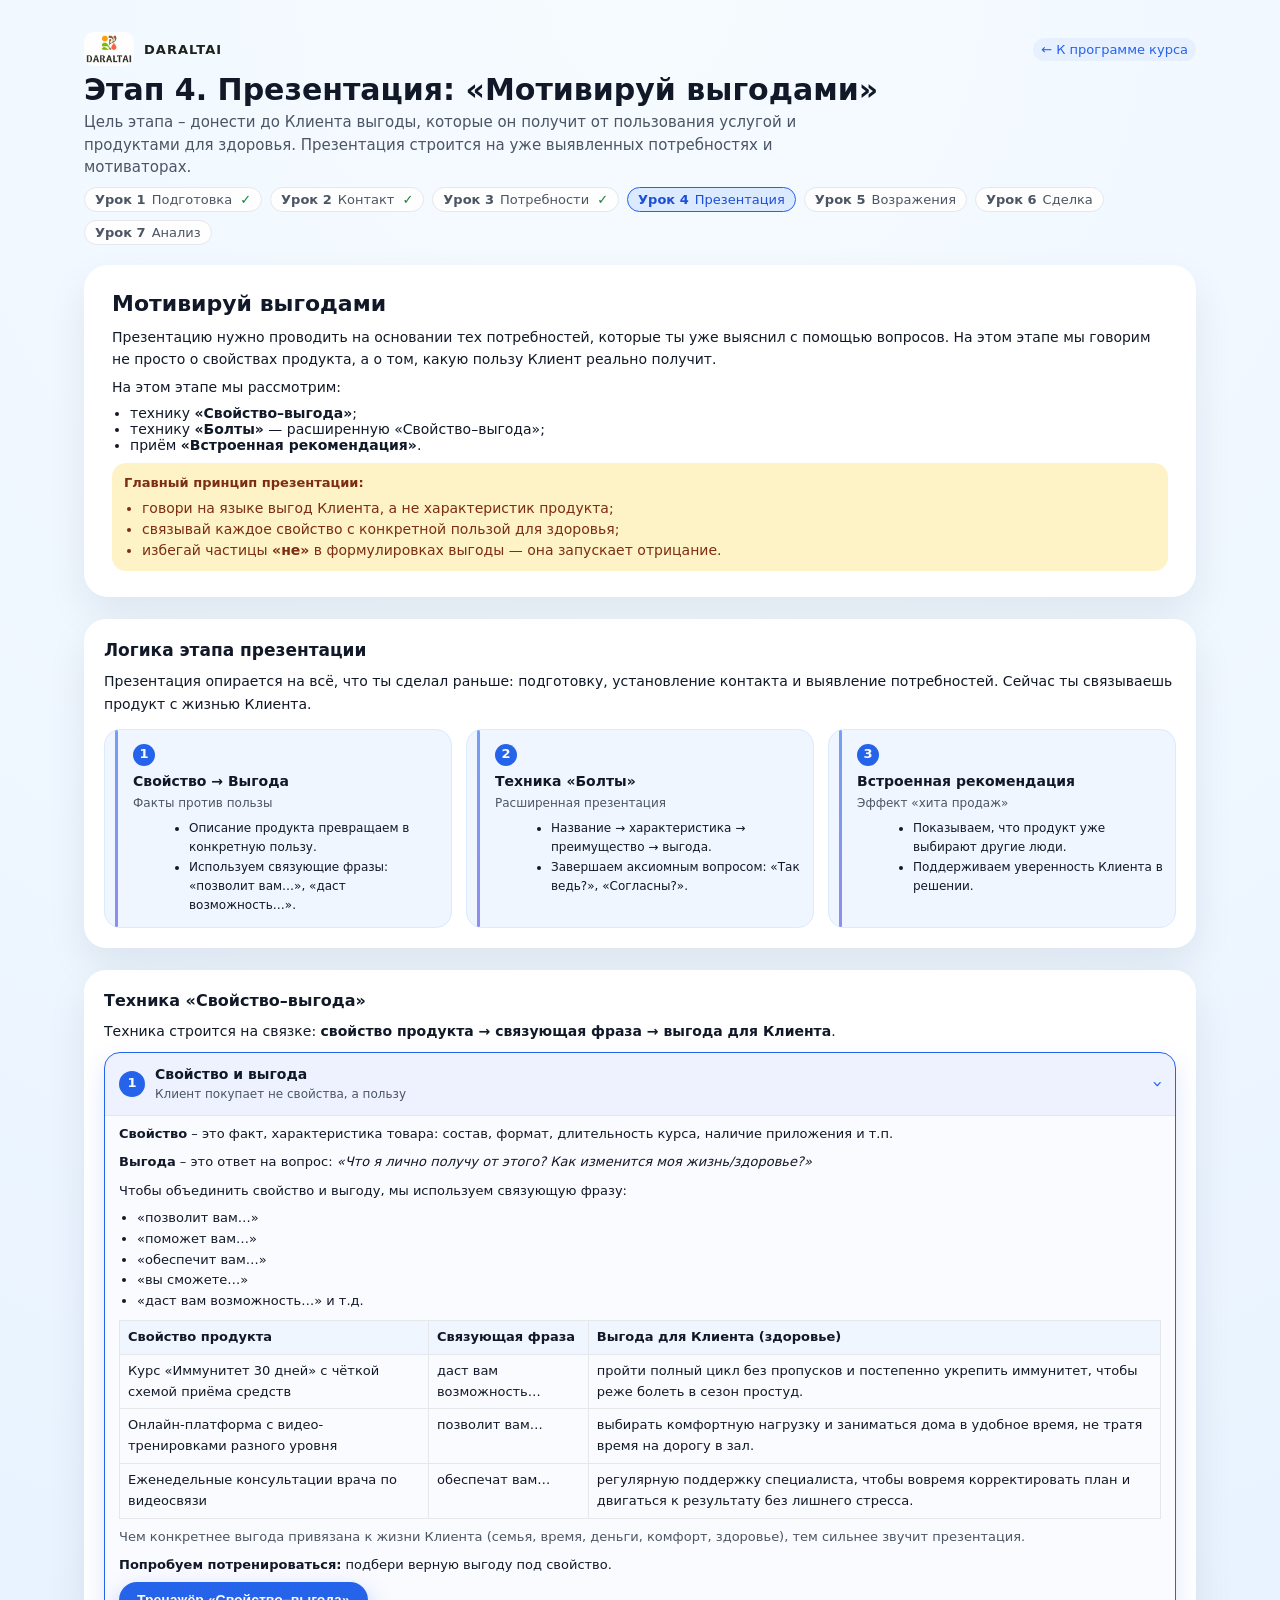
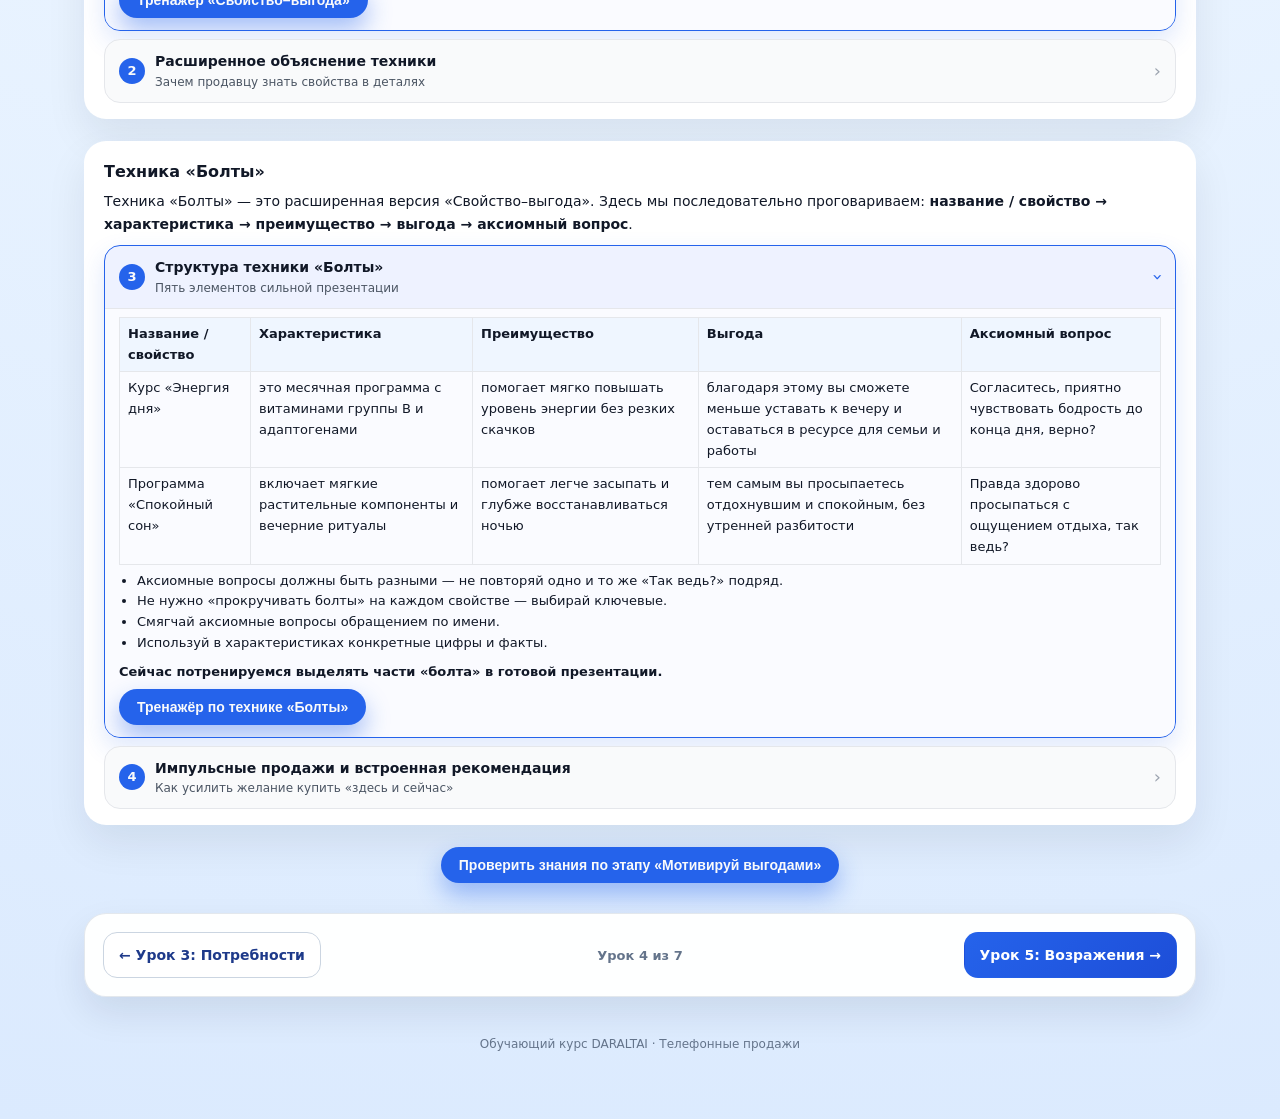
<file: 04_presentation.html>
<!DOCTYPE html>

<html lang="ru">
<head>
<meta charset="utf-8"/>
<title>Урок 4. Презентация продукта | DARALTAI</title>
<style>
    :root {
      --bg: #eaf4ff;
      --card-bg: #ffffff;
      --accent: #2563eb;
      --accent-soft: #fee68a;
      --text-main: #111827;
      --text-muted: #4b5563;
      --radius-lg: 24px;
      --shadow-soft: 0 18px 40px rgba(15, 23, 42, 0.08);
    }

    * { box-sizing: border-box; }

    body {
      margin: 0;
      font-family: system-ui, -apple-system, BlinkMacSystemFont, "Segoe UI", sans-serif;
      background: radial-gradient(circle at top, #f6fbff 0, var(--bg) 55%, #dbeafe 100%);
      color: var(--text-main);
    }

    .app {
      max-width: 1160px;
      margin: 32px auto 40px;
      padding: 0 24px;
    }

    

    

    .header-top {
      display: flex;
      justify-content: space-between;
      align-items: center;
      gap: 16px;
      margin-bottom: 6px;
    }

    .back-link {
      font-size: 13px;
      text-decoration: none;
      color: #2563eb;
      display: inline-flex;
      align-items: center;
      gap: 4px;
      padding: 4px 8px;
      border-radius: 999px;
      background: rgba(37, 99, 235, 0.06);
    }

    .back-link:hover {
      background: rgba(37, 99, 235, 0.12);
    }

    .course-header h1 {
      margin: 0 0 4px;
      font-size: 30px;
    }

    .course-header p {
      margin: 0 0 8px;
      max-width: 780px;
      color: var(--text-muted);
      font-size: 15px;
      line-height: 1.5;
    }

    main {
      margin-top: 20px;
      display: flex;
      flex-direction: column;
      gap: 22px;
    }

    .steps-nav {
      display: flex;
      flex-wrap: wrap;
      gap: 8px;
      margin-bottom: 4px;
      font-size: 13px;
    }

    .step-pill {
      padding: 4px 10px;
      border-radius: 999px;
      border: 1px solid #e5e7eb;
      background: rgba(255, 255, 255, 0.9);
      color: var(--text-muted);
      display: inline-flex;
      align-items: center;
      gap: 6px;
    }

    .step-pill span {
      font-weight: 600;
      color: #4b5563;
    }

    .step-pill--active {
      border-color: #2563eb;
      background: #dbeafe;
      color: #1d4ed8;
    }

    .step-pill--active span {
      color: #1d4ed8;
    }

    .hero {
      background: var(--card-bg);
      border-radius: var(--radius-lg);
      box-shadow: var(--shadow-soft);
      padding: 26px 28px;
      display: grid;
      grid-template-columns: minmax(0, 1.6fr) minmax(0, 1.2fr);
      gap: 24px;
      align-items: center;
    }

    .hero-text h2 {
      margin: 0 0 10px;
      font-size: 22px;
    }

    .hero-text p {
      margin: 0 0 6px;
      font-size: 14px;
      line-height: 1.6;
      color: var(--text-main);
    }

    .hero-text ul {
      margin: 6px 0 0 18px;
      padding: 0;
      font-size: 14px;
    }

    .hero-callout {
      margin-top: 10px;
      background: #fef3c7;
      border-radius: 14px;
      padding: 10px 12px;
      font-size: 13px;
      line-height: 1.5;
      color: #7c2d12;
    }

    .hero-callout ul {
      margin: 6px 0 0 18px;
      padding: 0;
    }

    

    

    

    

    

    .card {
      background: var(--card-bg);
      border-radius: 20px;
      padding: 18px 20px 18px;
      box-shadow: 0 14px 30px rgba(15, 23, 42, 0.08);
      font-size: 14px;
      line-height: 1.6;
    }

    .card h3 {
      margin: 0 0 10px;
      font-size: 16px;
    }

    .card p {
      margin: 0 0 6px;
    }

    .card ul,
    .card ol {
      margin: 6px 0 0 18px;
      padding: 0;
    }

    .full-width {
      grid-column: 1 / -1;
    }

    .stage-flow {
      background: var(--card-bg);
      border-radius: 22px;
      padding: 18px 20px 20px;
      box-shadow: var(--shadow-soft);
      font-size: 14px;
      line-height: 1.6;
    }

    .stage-flow h3 {
      margin: 0 0 6px;
      font-size: 17px;
    }

    .stage-flow p {
      margin: 0 0 6px;
    }

    .stage-flow-steps {
      margin-top: 14px;
      display: grid;
      grid-template-columns: repeat(3, minmax(0, 1fr));
      gap: 14px;
    }

    .stage-step {
      position: relative;
      padding: 12px 12px 12px 14px;
      border-radius: 16px;
      background: #eff6ff;
      border: 1px solid #dbeafe;
    }

    .stage-step::before {
      content: "";
      position: absolute;
      left: 10px;
      top: 0;
      bottom: 0;
      width: 3px;
      border-radius: 999px;
      background: linear-gradient(to bottom, #2563eb, #4f46e5);
      opacity: 0.6;
    }

    .stage-step-inner {
      margin-left: 14px;
    }

    .stage-step-number {
      display: inline-flex;
      align-items: center;
      justify-content: center;
      width: 22px;
      height: 22px;
      border-radius: 999px;
      background: #2563eb;
      color: #f9fafb;
      font-size: 13px;
      font-weight: 600;
      margin-bottom: 4px;
    }

    .stage-step-title {
      font-size: 14px;
      font-weight: 600;
      margin-bottom: 2px;
    }

    .stage-step-tagline {
      font-size: 12px;
      color: #4b5563;
      margin-bottom: 4px;
    }

    .stage-step ul {
      margin: 6px 0 0 16px;
      font-size: 12px;
    }

    .accordion-card {
      background: var(--card-bg);
      border-radius: 22px;
      padding: 18px 20px 16px;
      box-shadow: var(--shadow-soft);
      font-size: 14px;
      line-height: 1.6;
    }

    .accordion-card h3 {
      margin: 0 0 6px;
      font-size: 16px;
    }

    .accordion-card p {
      margin: 0 0 6px;
    }

    .accordion {
      margin-top: 10px;
      display: flex;
      flex-direction: column;
      gap: 8px;
    }

    details {
      border-radius: 16px;
      border: 1px solid #e5e7eb;
      background: #f9fafb;
      padding: 0;
      overflow: hidden;
    }

    details[open] {
      border-color: #2563eb;
      background: #eef2ff;
      box-shadow: 0 10px 24px rgba(37, 99, 235, 0.15);
    }

    summary {
      list-style: none;
      cursor: pointer;
      padding: 10px 14px;
      display: flex;
      align-items: center;
      justify-content: space-between;
      gap: 8px;
    }

    summary::-webkit-details-marker {
      display: none;
    }

    .summary-left {
      display: flex;
      align-items: center;
      gap: 10px;
    }

    .substep-number {
      width: 26px;
      height: 26px;
      border-radius: 999px;
      background: #2563eb;
      color: #f9fafb;
      display: inline-flex;
      align-items: center;
      justify-content: center;
      font-size: 13px;
      font-weight: 600;
      flex-shrink: 0;
    }

    .substep-text-title {
      font-size: 14px;
      font-weight: 600;
    }

    .substep-text-tagline {
      font-size: 12px;
      color: #4b5563;
    }

    .summary-right {
      font-size: 18px;
      line-height: 1;
      color: #9ca3af;
      flex-shrink: 0;
      transition: transform 0.15s ease, color 0.15s ease;
    }

    details[open] .summary-right {
      color: #2563eb;
      transform: rotate(90deg);
    }

    .accordion-body {
      padding: 0 14px 12px 14px;
      border-top: 1px solid #e5e7eb;
      font-size: 13px;
      line-height: 1.6;
      background: rgba(255, 255, 255, 0.7);
    }

    .accordion-body p {
      margin-top: 8px;
    }

    .accordion-body ul,
    .accordion-body ol {
      margin: 6px 0 0 18px;
      padding: 0;
    }

    table.feature-table {
      width: 100%;
      border-collapse: collapse;
      margin-top: 8px;
      font-size: 13px;
    }

    table.feature-table th,
    table.feature-table td {
      border: 1px solid #e5e7eb;
      padding: 6px 8px;
      vertical-align: top;
    }

    table.feature-table th {
      background: #eff6ff;
      font-weight: 600;
      text-align: left;
    }

    .tagline {
      margin-top: 6px;
      font-size: 13px;
      color: var(--text-muted);
    }

    .quiz-cta {
      text-align: center;
    }

    .btn-primary {
      display: inline-flex;
      align-items: center;
      justify-content: center;
      gap: 6px;
      padding: 10px 18px;
      border-radius: 999px;
      border: none;
      background: var(--accent);
      color: #f9fafb;
      font-size: 14px;
      font-weight: 600;
      cursor: pointer;
      box-shadow: 0 12px 24px rgba(37, 99, 235, 0.4);
    }

    .btn-primary:hover {
      filter: brightness(1.05);
    }

    .btn-secondary {
      display: inline-flex;
      align-items: center;
      justify-content: center;
      gap: 6px;
      padding: 8px 14px;
      border-radius: 999px;
      border: 1px solid #e5e7eb;
      background: #f9fafb;
      color: #111827;
      font-size: 13px;
      cursor: pointer;
    }

    .btn-secondary:hover {
      background: #f3f4f6;
    }

    .quiz-overlay {
      position: fixed;
      inset: 0;
      background: rgba(15, 23, 42, 0.45);
      display: none;
      align-items: center;
      justify-content: center;
      padding: 16px;
      z-index: 50;
    }

    .quiz-overlay.open {
      display: flex;
    }

    .quiz-modal {
      background: #ffffff;
      border-radius: 24px;
      max-width: 880px;
      width: 100%;
      max-height: 90vh;
      box-shadow: 0 20px 45px rgba(15, 23, 42, 0.45);
      display: flex;
      flex-direction: column;
      overflow: hidden;
    }

    .quiz-modal-header {
      padding: 16px 20px 8px;
      border-bottom: 1px solid #e5e7eb;
      display: flex;
      justify-content: space-between;
      align-items: center;
      gap: 8px;
    }

    .quiz-modal-header h2 {
      margin: 0;
      font-size: 17px;
    }

    .quiz-modal-header p {
      margin: 2px 0 0;
      font-size: 13px;
      color: var(--text-muted);
    }

    .quiz-modal-body {
      padding: 12px 20px 16px;
      overflow-y: auto;
    }

    .quiz-grid {
      margin-top: 8px;
      display: flex;
      flex-direction: column;
      gap: 8px;
    }

    .quiz-row {
      padding: 6px 8px;
      border-radius: 12px;
      background: #f9fafb;
      display: grid;
      grid-template-columns: minmax(0, 2.4fr) minmax(0, 1.2fr);
      gap: 8px;
      align-items: center;
    }

    .quiz-row-label {
      font-size: 13px;
    }

    .quiz-select {
      width: 100%;
      padding: 6px 8px;
      border-radius: 999px;
      border: 1px solid #e5e7eb;
      font-size: 13px;
      background: #ffffff;
    }

    .quiz-actions {
      margin-top: 12px;
      display: flex;
      justify-content: space-between;
      align-items: center;
      gap: 12px;
      flex-wrap: wrap;
    }

    .quiz-result {
      font-size: 13px;
    }

    .quiz-result-success {
      color: #166534;
    }

    .quiz-result-error {
      color: #b91c1c;
    }

    @media (max-width: 1024px) {
      .stage-flow-steps {
        grid-template-columns: repeat(2, minmax(0, 1fr));
      }
    }

    @media (max-width: 960px) {
      .hero {
        grid-template-columns: minmax(0, 1fr);
      }

      

      .stage-flow-steps {
        grid-template-columns: minmax(0, 1fr);
      }

      .quiz-row {
        grid-template-columns: minmax(0, 1fr);
      }
    }

    @media (max-width: 720px) {
      .course-header h1 {
        font-size: 24px;
      }

      .hero {
        padding: 20px 18px;
      }

      .header-top {
        flex-direction: column-reverse;
        align-items: flex-start;
      }
    }
  

/* Layout after removal of mascot and call-recording blocks */
.hero.hero--single,
.two-column-card.layout--single,
.logic-layout.layout--single,
.goals-layout.layout--single {
  grid-template-columns: minmax(0, 1fr);
}
</style>
<link href="assets/course-shell.css" rel="stylesheet"/><script defer="True" src="assets/course-progress.js"></script></head>
<body data-course-page="lesson" data-lesson="4">
<div class="app">
<div class="header-top"><a aria-label="DARALTAI — главная страница курса" class="mini-brand" href="index.html"><img alt="DARALTAI" src="assets/daraltai-logo.png"/><span>DARALTAI</span></a><a class="back-link" href="index.html">← К программе курса</a></div>
<header class="course-header">
<h1>Этап 4. Презентация: «Мотивируй выгодами»</h1>
<p>
      Цель этапа – донести до Клиента выгоды, которые он получит от пользования услугой
      и продуктами для здоровья. Презентация строится на уже выявленных потребностях и мотиваторах.
    </p>
<div class="steps-nav"><a class="step-pill" data-lesson-link="1" href="01_podgotovka.html"><span>Урок 1</span> Подготовка</a><a class="step-pill" data-lesson-link="2" href="02_contact.html"><span>Урок 2</span> Контакт</a><a class="step-pill" data-lesson-link="3" href="03_potrebnosti.html"><span>Урок 3</span> Потребности</a><a aria-current="page" class="step-pill step-pill--active" data-lesson-link="4" href="04_presentation.html"><span>Урок 4</span> Презентация</a><a class="step-pill" data-lesson-link="5" href="05_vozrazheniya.html"><span>Урок 5</span> Возражения</a><a class="step-pill" data-lesson-link="6" href="06_sdelka.html"><span>Урок 6</span> Сделка</a><a class="step-pill" data-lesson-link="7" href="07_itog.html"><span>Урок 7</span> Анализ</a></div>
</header>
<main>
<section class="hero hero--single">
<div class="hero-text">
<h2>Мотивируй выгодами</h2>
<p>
          Презентацию нужно проводить на основании тех потребностей,
          которые ты уже выяснил с помощью вопросов. На этом этапе
          мы говорим не просто о свойствах продукта, а о том, какую
          пользу Клиент реально получит.
        </p>
<p>На этом этапе мы рассмотрим:</p>
<ul>
<li>технику <strong>«Свойство–выгода»</strong>;</li>
<li>технику <strong>«Болты»</strong> — расширенную «Свойство–выгода»;</li>
<li>приём <strong>«Встроенная рекомендация»</strong>.</li>
</ul>
<div class="hero-callout">
<strong>Главный принцип презентации:</strong>
<ul>
<li>говори на языке выгод Клиента, а не характеристик продукта;</li>
<li>связывай каждое свойство с конкретной пользой для здоровья;</li>
<li>избегай частицы <strong>«не»</strong> в формулировках выгоды — она запускает отрицание.</li>
</ul>
</div>
</div>
</section>
<section class="stage-flow">
<h3>Логика этапа презентации</h3>
<p>
        Презентация опирается на всё, что ты сделал раньше: подготовку,
        установление контакта и выявление потребностей. Сейчас ты связываешь продукт
        с жизнью Клиента.
      </p>
<div class="stage-flow-steps">
<div class="stage-step">
<div class="stage-step-inner">
<div class="stage-step-number">1</div>
<div class="stage-step-title">Свойство → Выгода</div>
<div class="stage-step-tagline">Факты против пользы</div>
<ul>
<li>Описание продукта превращаем в конкретную пользу.</li>
<li>Используем связующие фразы: «позволит вам…», «даст возможность…».</li>
</ul>
</div>
</div>
<div class="stage-step">
<div class="stage-step-inner">
<div class="stage-step-number">2</div>
<div class="stage-step-title">Техника «Болты»</div>
<div class="stage-step-tagline">Расширенная презентация</div>
<ul>
<li>Название → характеристика → преимущество → выгода.</li>
<li>Завершаем аксиомным вопросом: «Так ведь?», «Согласны?».</li>
</ul>
</div>
</div>
<div class="stage-step">
<div class="stage-step-inner">
<div class="stage-step-number">3</div>
<div class="stage-step-title">Встроенная рекомендация</div>
<div class="stage-step-tagline">Эффект «хита продаж»</div>
<ul>
<li>Показываем, что продукт уже выбирают другие люди.</li>
<li>Поддерживаем уверенность Клиента в решении.</li>
</ul>
</div>
</div>
</div>
</section>
<!-- Техника «Свойство–выгода» -->
<section class="accordion-card full-width">
<h3>Техника «Свойство–выгода»</h3>
<p>
        Техника строится на связке: <strong>свойство продукта → связующая фраза → выгода для Клиента</strong>.
      </p>
<div class="accordion">
<details open="">
<summary>
<div class="summary-left">
<div class="substep-number">1</div>
<div>
<div class="substep-text-title">Свойство и выгода</div>
<div class="substep-text-tagline">Клиент покупает не свойства, а пользу</div>
</div>
</div>
<div class="summary-right">›</div>
</summary>
<div class="accordion-body">
<p>
<strong>Свойство</strong> – это факт, характеристика товара:
              состав, формат, длительность курса, наличие приложения и т.п.
            </p>
<p>
<strong>Выгода</strong> – это ответ на вопрос:
              <em>«Что я лично получу от этого? Как изменится моя жизнь/здоровье?»</em>
</p>
<p>
              Чтобы объединить свойство и выгоду, мы используем связующую фразу:
            </p>
<ul>
<li>«позволит вам…»</li>
<li>«поможет вам…»</li>
<li>«обеспечит вам…»</li>
<li>«вы сможете…»</li>
<li>«даст вам возможность…» и т.д.</li>
</ul>
<table class="feature-table">
<thead>
<tr>
<th>Свойство продукта</th>
<th>Связующая фраза</th>
<th>Выгода для Клиента (здоровье)</th>
</tr>
</thead>
<tbody>
<tr>
<td>Курс «Иммунитет 30 дней» с чёткой схемой приёма средств</td>
<td>даст вам возможность…</td>
<td>
                  пройти полный цикл без пропусков и постепенно укрепить иммунитет,
                  чтобы реже болеть в сезон простуд.
                </td>
</tr>
<tr>
<td>Онлайн-платформа с видео-тренировками разного уровня</td>
<td>позволит вам…</td>
<td>
                  выбирать комфортную нагрузку и заниматься дома в удобное время,
                  не тратя время на дорогу в зал.
                </td>
</tr>
<tr>
<td>Еженедельные консультации врача по видеосвязи</td>
<td>обеспечат вам…</td>
<td>
                  регулярную поддержку специалиста, чтобы вовремя корректировать план и
                  двигаться к результату без лишнего стресса.
                </td>
</tr>
</tbody>
</table>
<p class="tagline">
              Чем конкретнее выгода привязана к жизни Клиента (семья, время,
              деньги, комфорт, здоровье), тем сильнее звучит презентация.
            </p>
<p><strong>Попробуем потренироваться:</strong> подбери верную выгоду под свойство.</p>
<button class="btn-primary" id="openFeatureBenefitTrainer">
              Тренажёр «Свойство–выгода»
            </button>
</div>
</details>
<details>
<summary>
<div class="summary-left">
<div class="substep-number">2</div>
<div>
<div class="substep-text-title">Расширенное объяснение техники</div>
<div class="substep-text-tagline">Зачем продавцу знать свойства в деталях</div>
</div>
</div>
<div class="summary-right">›</div>
</summary>
<div class="accordion-body">
<p>
              Свойства товара – это отличительные особенности, по которым его различают:
              и внешние (дизайн, размер, формат упаковки), и внутренние (состав, технологии,
              длительность курса, наличие обратной связи с врачом).
            </p>
<p>
              Продавец должен хорошо знать, какие свойства особенно значимы для его продукта.
              Среди них обязательно есть свойства, которые критичны для решения задач Клиента.
            </p>
<p>
              Алгоритм презентации по технике «Свойство–выгода»:
            </p>
<ol>
<li>Назови <strong>свойство</strong> продукта.</li>
<li>Используй <strong>связующую фразу</strong>: «это позволит вам…», «благодаря этому вы получите…».</li>
<li>Покажи <strong>выгоду</strong>, привязанную к конкретным потребностям Клиента.</li>
</ol>
<p>
<strong>Пример:</strong><br/>
              «Комплекс для поддержания суставов содержит коллаген и витамин D
              (свойство). Благодаря этому вы сможете легче переносить нагрузку на
              колени и спину (выгода), чтобы дольше оставаться активным и подвижным».
            </p>
<p>
              Избегай формулировок с частицей <strong>«не»</strong> в описании пользы:
              вместо «вы не будете болеть», лучше «вы будете болеть реже и легче
              переносить сезон простуд».
            </p>
</div>
</details>
</div>
</section>
<!-- Техника «Болты» -->
<section class="accordion-card full-width">
<h3>Техника «Болты»</h3>
<p>
        Техника «Болты» — это расширенная версия «Свойство–выгода».
        Здесь мы последовательно проговариваем: <strong>название / свойство → характеристика →
        преимущество → выгода → аксиомный вопрос</strong>.
      </p>
<div class="accordion">
<details open="">
<summary>
<div class="summary-left">
<div class="substep-number">3</div>
<div>
<div class="substep-text-title">Структура техники «Болты»</div>
<div class="substep-text-tagline">Пять элементов сильной презентации</div>
</div>
</div>
<div class="summary-right">›</div>
</summary>
<div class="accordion-body">
<table class="feature-table">
<thead>
<tr>
<th>Название / свойство</th>
<th>Характеристика</th>
<th>Преимущество</th>
<th>Выгода</th>
<th>Аксиомный вопрос</th>
</tr>
</thead>
<tbody>
<tr>
<td>Курс «Энергия дня»</td>
<td>это месячная программа с витаминами группы B и адаптогенами</td>
<td>помогает мягко повышать уровень энергии без резких скачков</td>
<td>благодаря этому вы сможете меньше уставать к вечеру и оставаться в ресурсе для семьи и работы</td>
<td>Согласитесь, приятно чувствовать бодрость до конца дня, верно?</td>
</tr>
<tr>
<td>Программа «Спокойный сон»</td>
<td>включает мягкие растительные компоненты и вечерние ритуалы</td>
<td>помогает легче засыпать и глубже восстанавливаться ночью</td>
<td>тем самым вы просыпаетесь отдохнувшим и спокойным, без утренней разбитости</td>
<td>Правда здорово просыпаться с ощущением отдыха, так ведь?</td>
</tr>
</tbody>
</table>
<ul>
<li>Аксиомные вопросы должны быть разными — не повторяй одно и то же «Так ведь?» подряд.</li>
<li>Не нужно «прокручивать болты» на каждом свойстве — выбирай ключевые.</li>
<li>Смягчай аксиомные вопросы обращением по имени.</li>
<li>Используй в характеристиках конкретные цифры и факты.</li>
</ul>
<p><strong>Сейчас потренируемся выделять части «болта» в готовой презентации.</strong></p>
<button class="btn-primary" id="openBoltsTrainer">
              Тренажёр по технике «Болты»
            </button>
</div>
</details>
<details>
<summary>
<div class="summary-left">
<div class="substep-number">4</div>
<div>
<div class="substep-text-title">Импульсные продажи и встроенная рекомендация</div>
<div class="substep-text-tagline">Как усилить желание купить «здесь и сейчас»</div>
</div>
</div>
<div class="summary-right">›</div>
</summary>
<div class="accordion-body">
<p>
              Задача <strong>импульсных продаж</strong> — вызвать интерес к товару и
              побудить Клиента принять решение сейчас, а не «когда-нибудь».
            </p>
<p>
              Приём <strong>«Встроенная рекомендация»</strong> — это когда ты
              аккуратно показываешь, что продукт уже оценили другие люди:
            </p>
<ul>
<li>«Этот курс чаще всего выбирают Клиенты, которым важно укрепить иммунитет ко всему сезону»;</li>
<li>«Отличный выбор, такой же комплекс я рекомендовал своим близким — они очень довольны результатом»;</li>
<li>«Большинство людей, кто активно занимается спортом, берут именно этот набор для суставов»;</li>
<li>«В вашем доме уже многие жители подключили нашу программу здоровья, чтобы меньше болеть зимой».</li>
</ul>
<p>
              Человек — социальное существо. Если «похожие на него» люди уже
              сделали выбор, Клиенту легче принять решение.
            </p>
<p class="tagline">
              Важно: никакой выдумки — только реальные факты и честные формулировки.
            </p>
</div>
</details>
</div>
</section>
<section class="quiz-cta full-width">
<button class="btn-primary" id="openFinalQuiz">
        Проверить знания по этапу «Мотивируй выгодами»
      </button>
</section>
<nav aria-label="Переход между уроками" class="course-navigation"><a class="course-navigation__button course-navigation__button--prev" href="03_potrebnosti.html">← Урок 3: Потребности</a><div class="course-navigation__status">Урок 4 из 7</div><a class="course-navigation__button course-navigation__button--next" href="05_vozrazheniya.html">Урок 5: Возражения →</a></nav><footer class="course-page-footer">Обучающий курс DARALTAI · Телефонные продажи</footer></main>
</div>
<!-- Тренажёр «Свойство–выгода» -->
<div class="quiz-overlay" id="featureBenefitOverlay">
<div class="quiz-modal">
<div class="quiz-modal-header">
<div>
<h2>Тренажёр: техника «Свойство–выгода»</h2>
<p>Подбери корректную выгоду к каждому свойству продукта для здоровья.</p>
</div>
<button class="btn-secondary" id="closeFeatureBenefitOverlay">Закрыть</button>
</div>
<div class="quiz-modal-body">
<div class="quiz-grid">
<div class="quiz-row">
<div class="quiz-row-label">
<strong>1) Курс «Иммунитет 30 дней»</strong> — это программа с
            чёткой схемой приёма средств и напоминаниями в приложении.<br/><br/>
            Вариант A: даст вам возможность постепенно укреплять иммунитет и пройти полный курс без пропусков.<br/>
            Вариант B: поможет вам экономить на покупке бытовой техники.
          </div>
<select class="quiz-select feature-benefit-select" data-correct="A">
<option value="">Выбери верную выгоду</option>
<option value="A">Вариант A</option>
<option value="B">Вариант B</option>
</select>
</div>
<div class="quiz-row">
<div class="quiz-row-label">
<strong>2) Онлайн-платформа с видео-тренировками</strong> — занятия
            разной длительности и уровня сложности, доступные с телефона и ноутбука.<br/><br/>
            Вариант A: позволит вам тренироваться дома в удобное время и подбирать нагрузку под своё самочувствие.<br/>
            Вариант B: обеспечит вам бесплатный доступ к любым фильмам и сериалам.
          </div>
<select class="quiz-select feature-benefit-select" data-correct="A">
<option value="">Выбери верную выгоду</option>
<option value="A">Вариант A</option>
<option value="B">Вариант B</option>
</select>
</div>
<div class="quiz-row">
<div class="quiz-row-label">
<strong>3) Гибкий график онлайн-консультаций врача</strong> — приём
            по видеосвязи утром, днём и вечером по записи.<br/><br/>
            Вариант A: даст вам возможность получать рекомендации врача, не тратя время на дорогу в клинику, и быстрее корректировать план здоровья.<br/>
            Вариант B: поможет вам реже пользоваться такси по пути на работу.
          </div>
<select class="quiz-select feature-benefit-select" data-correct="A">
<option value="">Выбери верную выгоду</option>
<option value="A">Вариант A</option>
<option value="B">Вариант B</option>
</select>
</div>
</div>
<div class="quiz-actions">
<button class="btn-primary" id="checkFeatureBenefit">
          Проверить
        </button>
<div class="quiz-result" id="featureBenefitResult"></div>
</div>
</div>
</div>
</div>
<!-- Тренажёр по технике «Болты» -->
<div class="quiz-overlay" id="boltsOverlay">
<div class="quiz-modal">
<div class="quiz-modal-header">
<div>
<h2>Тренажёр: техника «Болты»</h2>
<p>Определи, к какой части техники относится каждая фраза.</p>
</div>
<button class="btn-secondary" id="closeBoltsOverlay">Закрыть</button>
</div>
<div class="quiz-modal-body">
<p style="font-size:13px;margin-bottom:8px;">
        Выбери для каждой фразы: <strong>Свойство/название</strong>, <strong>Характеристика</strong>,
        <strong>Преимущество</strong>, <strong>Выгода</strong> или <strong>Аксиомный вопрос</strong>.
      </p>
<div class="quiz-grid">
<!-- Сценарий 1 -->
<div class="quiz-row">
<div class="quiz-row-label">
            1) «Курс “Здоровые суставы”»
          </div>
<select class="quiz-select bolts-select" data-correct="prop">
<option value="">Выбери часть «Болта»</option>
<option value="prop">Свойство / название</option>
<option value="char">Характеристика</option>
<option value="adv">Преимущество</option>
<option value="ben">Выгода</option>
<option value="ax">Аксиомный вопрос</option>
</select>
</div>
<div class="quiz-row">
<div class="quiz-row-label">
            2) «это программа с коллагеном и витамином D, рассчитанная на 2 месяца»
          </div>
<select class="quiz-select bolts-select" data-correct="char">
<option value="">Выбери часть «Болта»</option>
<option value="prop">Свойство / название</option>
<option value="char">Характеристика</option>
<option value="adv">Преимущество</option>
<option value="ben">Выгода</option>
<option value="ax">Аксиомный вопрос</option>
</select>
</div>
<div class="quiz-row">
<div class="quiz-row-label">
            3) «которая мягко поддерживает здоровье суставов без лишней нагрузки на организм»
          </div>
<select class="quiz-select bolts-select" data-correct="adv">
<option value="">Выбери часть «Болта»</option>
<option value="prop">Свойство / название</option>
<option value="char">Характеристика</option>
<option value="adv">Преимущество</option>
<option value="ben">Выгода</option>
<option value="ax">Аксиомный вопрос</option>
</select>
</div>
<div class="quiz-row">
<div class="quiz-row-label">
            4) «тем самым вы сможете легче переносить нагрузку и свободно гулять без лишнего дискомфорта»
          </div>
<select class="quiz-select bolts-select" data-correct="ben">
<option value="">Выбери часть «Болта»</option>
<option value="prop">Свойство / название</option>
<option value="char">Характеристика</option>
<option value="adv">Преимущество</option>
<option value="ben">Выгода</option>
<option value="ax">Аксиомный вопрос</option>
</select>
</div>
<div class="quiz-row">
<div class="quiz-row-label">
            5) «Согласитесь, приятно чувствовать уверенность в своих движениях, так ведь?»
          </div>
<select class="quiz-select bolts-select" data-correct="ax">
<option value="">Выбери часть «Болта»</option>
<option value="prop">Свойство / название</option>
<option value="char">Характеристика</option>
<option value="adv">Преимущество</option>
<option value="ben">Выгода</option>
<option value="ax">Аксиомный вопрос</option>
</select>
</div>
<!-- Сценарий 2 -->
<div class="quiz-row">
<div class="quiz-row-label">
            6) «Программа “Спокойный сон”»
          </div>
<select class="quiz-select bolts-select" data-correct="prop">
<option value="">Выбери часть «Болта»</option>
<option value="prop">Свойство / название</option>
<option value="char">Характеристика</option>
<option value="adv">Преимущество</option>
<option value="ben">Выгода</option>
<option value="ax">Аксиомный вопрос</option>
</select>
</div>
<div class="quiz-row">
<div class="quiz-row-label">
            7) «включает мягкие растительные компоненты и вечерние упражнения на расслабление»
          </div>
<select class="quiz-select bolts-select" data-correct="char">
<option value="">Выбери часть «Болта»</option>
<option value="prop">Свойство / название</option>
<option value="char">Характеристика</option>
<option value="adv">Преимущество</option>
<option value="ben">Выгода</option>
<option value="ax">Аксиомный вопрос</option>
</select>
</div>
<div class="quiz-row">
<div class="quiz-row-label">
            8) «помогает легче засыпать и глубже отдыхать ночью»
          </div>
<select class="quiz-select bolts-select" data-correct="adv">
<option value="">Выбери часть «Болта»</option>
<option value="prop">Свойство / название</option>
<option value="char">Характеристика</option>
<option value="adv">Преимущество</option>
<option value="ben">Выгода</option>
<option value="ax">Аксиомный вопрос</option>
</select>
</div>
<div class="quiz-row">
<div class="quiz-row-label">
            9) «благодаря этому вы просыпаетесь спокойнее, с ясной головой и без утренней разбитости»
          </div>
<select class="quiz-select bolts-select" data-correct="ben">
<option value="">Выбери часть «Болта»</option>
<option value="prop">Свойство / название</option>
<option value="char">Характеристика</option>
<option value="adv">Преимущество</option>
<option value="ben">Выгода</option>
<option value="ax">Аксиомный вопрос</option>
</select>
</div>
<div class="quiz-row">
<div class="quiz-row-label">
            10) «Правда приятно начинать день в хорошем настроении и с запасом сил, согласны?»
          </div>
<select class="quiz-select bolts-select" data-correct="ax">
<option value="">Выбери часть «Болта»</option>
<option value="prop">Свойство / название</option>
<option value="char">Характеристика</option>
<option value="adv">Преимущество</option>
<option value="ben">Выгода</option>
<option value="ax">Аксиомный вопрос</option>
</select>
</div>
</div>
<div class="quiz-actions">
<button class="btn-primary" id="checkBolts">
          Проверить
        </button>
<div class="quiz-result" id="boltsResult"></div>
</div>
</div>
</div>
</div>
<!-- Итоговый тест по этапу презентации -->
<div class="quiz-overlay" id="finalQuizOverlay">
<div class="quiz-modal">
<div class="quiz-modal-header">
<div>
<h2>Тест: этап «Мотивируй выгодами»</h2>
<p>Выбери правильные варианты по технике презентации и выгод.</p>
</div>
<button class="btn-secondary" id="closeFinalQuiz">Закрыть</button>
</div>
<div class="quiz-modal-body">
<div class="quiz-grid">
<div class="quiz-row">
<div class="quiz-row-label">
            Основная цель этапа презентации:
          </div>
<select class="quiz-select final-select" data-correct="goal">
<option value="">Выбери вариант</option>
<option value="goal">Показать Клиенту выгоды продукта на основе его потребностей</option>
<option value="info">Просто рассказать максимум фактов о компании</option>
<option value="smalltalk">Поддержать разговор, не переходя к сути</option>
</select>
</div>
<div class="quiz-row">
<div class="quiz-row-label">
            Что такое «свойство» в технике «Свойство–выгода»?
          </div>
<select class="quiz-select final-select" data-correct="prop">
<option value="">Выбери вариант</option>
<option value="prop">Факт, характеристика продукта</option>
<option value="ben">Эмоциональное состояние Клиента</option>
<option value="q">Любой вопрос Клиенту</option>
</select>
</div>
<div class="quiz-row">
<div class="quiz-row-label">
            Что такое «выгода»?
          </div>
<select class="quiz-select final-select" data-correct="ben">
<option value="">Выбери вариант</option>
<option value="desc">Краткое описание услуги</option>
<option value="ben">Ответ на вопрос «Что это даёт лично Клиенту?»</option>
<option value="price">Информация о цене</option>
</select>
</div>
<div class="quiz-row">
<div class="quiz-row-label">
            Какая связующая фраза подходит для техники «Свойство–выгода»?
          </div>
<select class="quiz-select final-select" data-correct="link">
<option value="">Выбери вариант</option>
<option value="link">«Это позволит вам…»</option>
<option value="no">«Это не так уж и дорого…»</option>
<option value="maybe">«Ну, может, когда-нибудь пригодится…»</option>
</select>
</div>
<div class="quiz-row">
<div class="quiz-row-label">
            Какой элемент <strong>не</strong> входит в технику «Болты»?
          </div>
<select class="quiz-select final-select" data-correct="not">
<option value="">Выбери вариант</option>
<option value="name">Название / свойство</option>
<option value="adv">Преимущество</option>
<option value="ax">Аксиомный вопрос</option>
<option value="not">Возражение Клиента</option>
</select>
</div>
<div class="quiz-row">
<div class="quiz-row-label">
            Зачем нужен аксиомный вопрос в конце «болта»?
          </div>
<select class="quiz-select final-select" data-correct="ax">
<option value="">Выбери вариант</option>
<option value="ax">Чтобы получить маленькое «да» и закрепить согласие Клиента</option>
<option value="stop">Чтобы резко завершить разговор</option>
<option value="joke">Чтобы пошутить и сменить тему</option>
</select>
</div>
<div class="quiz-row">
<div class="quiz-row-label">
            Почему важно избегать частицы «не» в формулировке выгоды?
          </div>
<select class="quiz-select final-select" data-correct="ne">
<option value="">Выбери вариант</option>
<option value="ne">Она запускает у Клиента внутреннее отрицание</option>
<option value="style">Так «красивее» звучит текст</option>
<option value="law">Это запрещено законом</option>
</select>
</div>
<div class="quiz-row">
<div class="quiz-row-label">
            Что делает приём «Встроенная рекомендация»?
          </div>
<select class="quiz-select final-select" data-correct="rec">
<option value="">Выбери вариант</option>
<option value="rec">Показывает, что продукт уже выбирают другие Клиенты</option>
<option value="discount">Обещает скрытую скидку</option>
<option value="silence">Помогает молчать вместо презентации</option>
</select>
</div>
</div>
<div class="quiz-actions">
<button class="btn-primary" id="checkFinalQuiz">
          Проверить ответы
        </button>
<div class="quiz-result" id="finalQuizResult"></div>
</div>
</div>
</div>
</div>
<script>
  (function() {
    function closeOverlay(overlay) {
      overlay.classList.remove('open');
    }

    /* ===== Тренажёр «Свойство–выгода» ===== */
    const featureOverlay = document.getElementById('featureBenefitOverlay');
    const openFeatureBtn = document.getElementById('openFeatureBenefitTrainer');
    const closeFeatureBtn = document.getElementById('closeFeatureBenefitOverlay');
    const checkFeatureBtn = document.getElementById('checkFeatureBenefit');
    const featureResultEl = document.getElementById('featureBenefitResult');

    if (openFeatureBtn) {
      openFeatureBtn.addEventListener('click', () => {
        featureOverlay.classList.add('open');
        featureResultEl.textContent = '';
        featureOverlay.querySelectorAll('.feature-benefit-select').forEach(sel => {
          sel.value = '';
          sel.style.borderColor = '#e5e7eb';
          sel.style.backgroundColor = '#ffffff';
        });
      });
    }

    if (closeFeatureBtn) {
      closeFeatureBtn.addEventListener('click', () => closeOverlay(featureOverlay));
    }

    featureOverlay.addEventListener('click', (e) => {
      if (e.target === featureOverlay) closeOverlay(featureOverlay);
    });

    if (checkFeatureBtn) {
      checkFeatureBtn.addEventListener('click', () => {
        const selects = featureOverlay.querySelectorAll('.feature-benefit-select');
        let allFilled = true;
        let allCorrect = true;

        selects.forEach(select => {
          const value = select.value;
          const correct = select.dataset.correct;
          select.style.borderColor = '#e5e7eb';
          select.style.backgroundColor = '#ffffff';

          if (!value) {
            allFilled = false;
            allCorrect = false;
            select.style.borderColor = '#f97316';
            select.style.backgroundColor = '#fff7ed';
          } else if (value !== correct) {
            allCorrect = false;
            select.style.borderColor = '#b91c1c';
            select.style.backgroundColor = '#fef2f2';
          } else {
            select.style.borderColor = '#22c55e';
            select.style.backgroundColor = '#ecfdf5';
          }
        });

        if (!allFilled) {
          featureResultEl.textContent = 'Заполни все варианты и попробуй ещё раз.';
          featureResultEl.className = 'quiz-result quiz-result-error';
          return;
        }

        if (allCorrect) {
          featureResultEl.textContent = 'Отлично! Ты правильно связываешь свойства с выгодами.';
          featureResultEl.className = 'quiz-result quiz-result-success';
        } else {
          featureResultEl.textContent = 'Есть неточности. Вспомни, какая выгода действительно связана со здоровьем Клиента, и попробуй ещё раз.';
          featureResultEl.className = 'quiz-result quiz-result-error';
        }
      });
    }

    /* ===== Тренажёр по технике «Болты» ===== */
    const boltsOverlay = document.getElementById('boltsOverlay');
    const openBoltsBtn = document.getElementById('openBoltsTrainer');
    const closeBoltsBtn = document.getElementById('closeBoltsOverlay');
    const checkBoltsBtn = document.getElementById('checkBolts');
    const boltsResultEl = document.getElementById('boltsResult');

    if (openBoltsBtn) {
      openBoltsBtn.addEventListener('click', () => {
        boltsOverlay.classList.add('open');
        boltsResultEl.textContent = '';
        boltsOverlay.querySelectorAll('.bolts-select').forEach(sel => {
          sel.value = '';
          sel.style.borderColor = '#e5e7eb';
          sel.style.backgroundColor = '#ffffff';
        });
      });
    }

    if (closeBoltsBtn) {
      closeBoltsBtn.addEventListener('click', () => closeOverlay(boltsOverlay));
    }

    boltsOverlay.addEventListener('click', (e) => {
      if (e.target === boltsOverlay) closeOverlay(boltsOverlay);
    });

    if (checkBoltsBtn) {
      checkBoltsBtn.addEventListener('click', () => {
        const selects = boltsOverlay.querySelectorAll('.bolts-select');
        let allFilled = true;
        let allCorrect = true;

        selects.forEach(select => {
          const value = select.value;
          const correct = select.dataset.correct;
          select.style.borderColor = '#e5e7eb';
          select.style.backgroundColor = '#ffffff';

          if (!value) {
            allFilled = false;
            allCorrect = false;
            select.style.borderColor = '#f97316';
            select.style.backgroundColor = '#fff7ed';
          } else if (value !== correct) {
            allCorrect = false;
            select.style.borderColor = '#b91c1c';
            select.style.backgroundColor = '#fef2f2';
          } else {
            select.style.borderColor = '#22c55e';
            select.style.backgroundColor = '#ecfdf5';
          }
        });

        if (!allFilled) {
          boltsResultEl.textContent = 'Заполни все строки и попробуй ещё раз.';
          boltsResultEl.className = 'quiz-result quiz-result-error';
          return;
        }

        if (allCorrect) {
          boltsResultEl.textContent = 'Супер! Ты уверенно разбираешься в структуре «Болтов».';
          boltsResultEl.className = 'quiz-result quiz-result-success';
        } else {
          boltsResultEl.textContent = 'Есть ошибки. Вспомни: название/свойство → характеристика → преимущество → выгода → аксиомный вопрос, и попробуй ещё раз.';
          boltsResultEl.className = 'quiz-result quiz-result-error';
        }
      });
    }

    /* ===== Итоговый тест ===== */
    const finalOverlay = document.getElementById('finalQuizOverlay');
    const openFinalBtn = document.getElementById('openFinalQuiz');
    const closeFinalBtn = document.getElementById('closeFinalQuiz');
    const checkFinalBtn = document.getElementById('checkFinalQuiz');
    const finalResultEl = document.getElementById('finalQuizResult');

    if (openFinalBtn) {
      openFinalBtn.addEventListener('click', () => {
        finalOverlay.classList.add('open');
        finalResultEl.textContent = '';
        finalOverlay.querySelectorAll('.final-select').forEach(sel => {
          sel.value = '';
          sel.style.borderColor = '#e5e7eb';
          sel.style.backgroundColor = '#ffffff';
        });
      });
    }

    if (closeFinalBtn) {
      closeFinalBtn.addEventListener('click', () => closeOverlay(finalOverlay));
    }

    finalOverlay.addEventListener('click', (e) => {
      if (e.target === finalOverlay) closeOverlay(finalOverlay);
    });

    if (checkFinalBtn) {
      checkFinalBtn.addEventListener('click', () => {
        const selects = finalOverlay.querySelectorAll('.final-select');
        let allFilled = true;
        let allCorrect = true;

        selects.forEach(select => {
          const value = select.value;
          const correct = select.dataset.correct;
          select.style.borderColor = '#e5e7eb';
          select.style.backgroundColor = '#ffffff';

          if (!value) {
            allFilled = false;
            allCorrect = false;
            select.style.borderColor = '#f97316';
            select.style.backgroundColor = '#fff7ed';
          } else if (value !== correct) {
            allCorrect = false;
            select.style.borderColor = '#b91c1c';
            select.style.backgroundColor = '#fef2f2';
          } else {
            select.style.borderColor = '#22c55e';
            select.style.backgroundColor = '#ecfdf5';
          }
        });

        if (!allFilled) {
          finalResultEl.textContent = 'Заполни все вопросы и попробуй ещё раз.';
          finalResultEl.className = 'quiz-result quiz-result-error';
          return;
        }

        if (allCorrect) {
          finalResultEl.textContent = 'Отличный результат!';
          finalResultEl.className = 'quiz-result quiz-result-success';
        } else {
          finalResultEl.textContent = 'Есть неточности. Перечитай блок про презентацию и технику «Болты» и попробуй ещё раз.';
          finalResultEl.className = 'quiz-result quiz-result-error';
        }
      });
    }
  })();
</script>
</body>
</html>
</file>
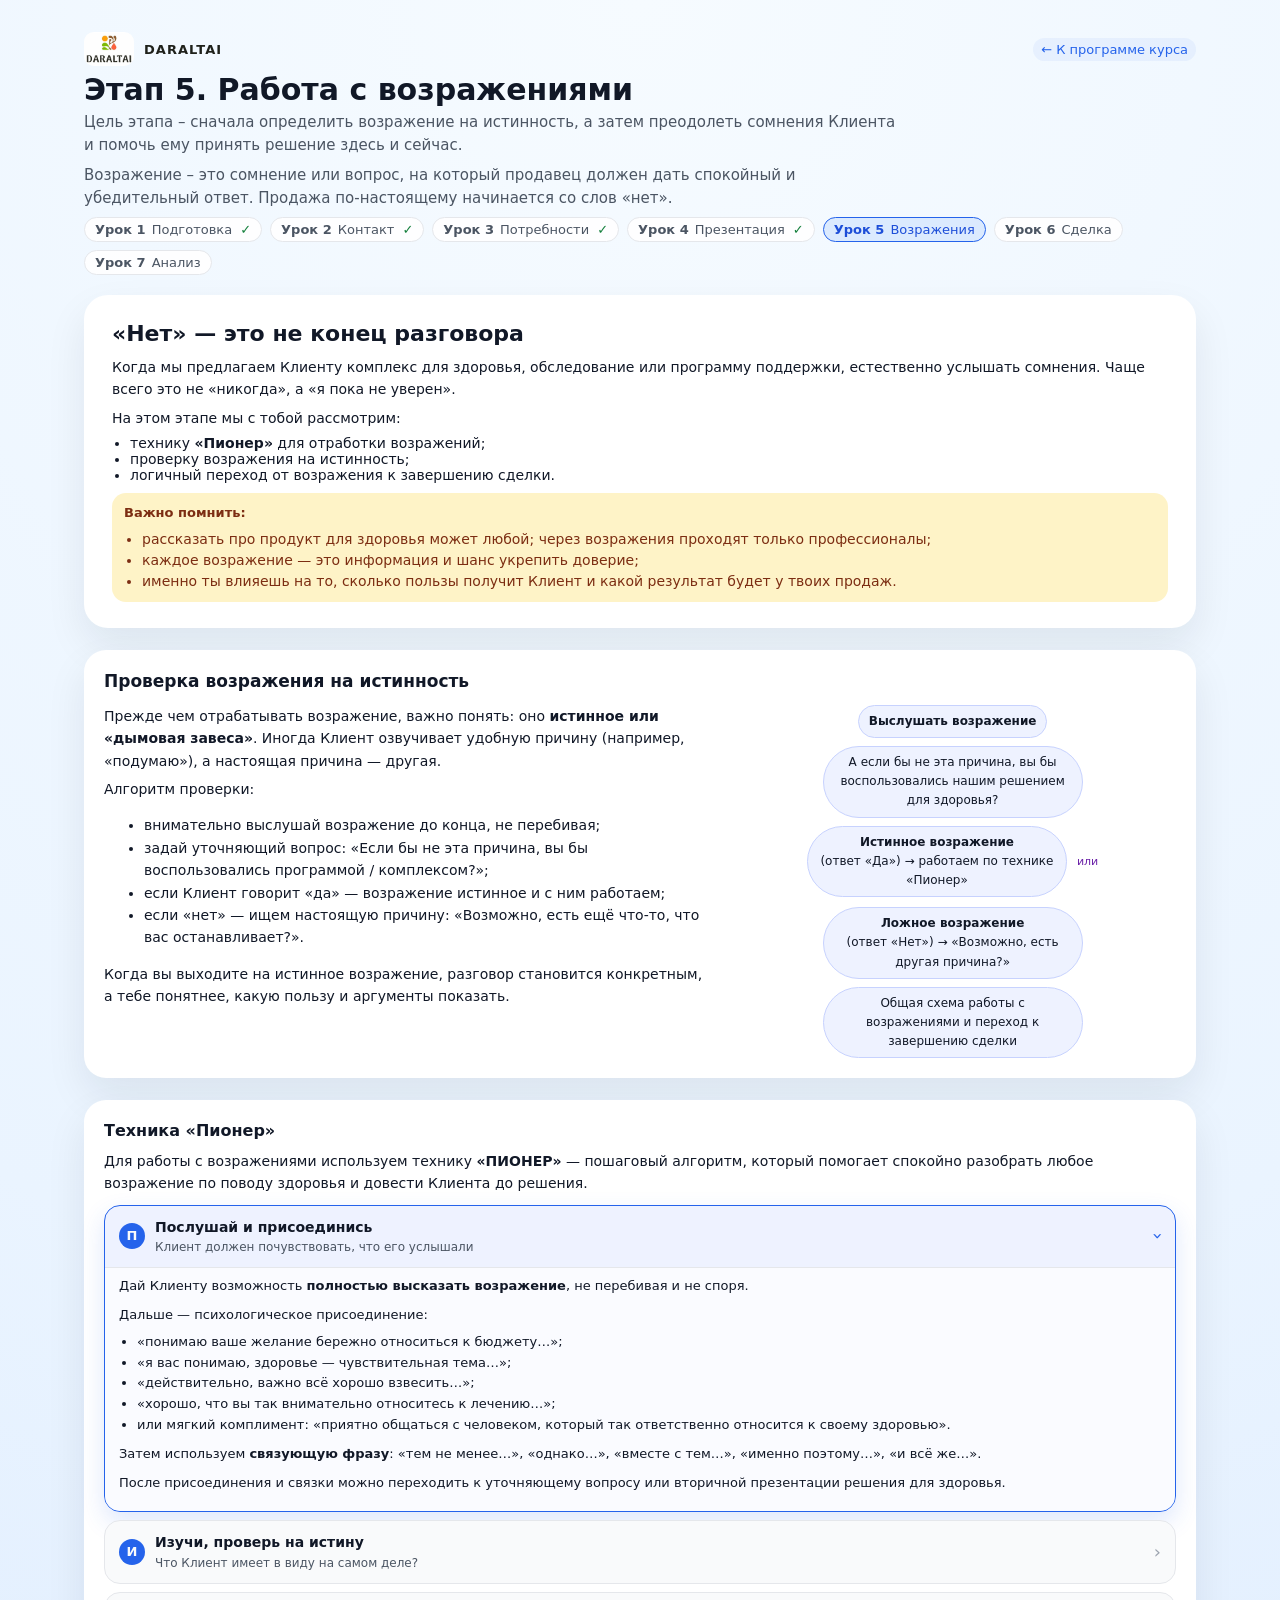
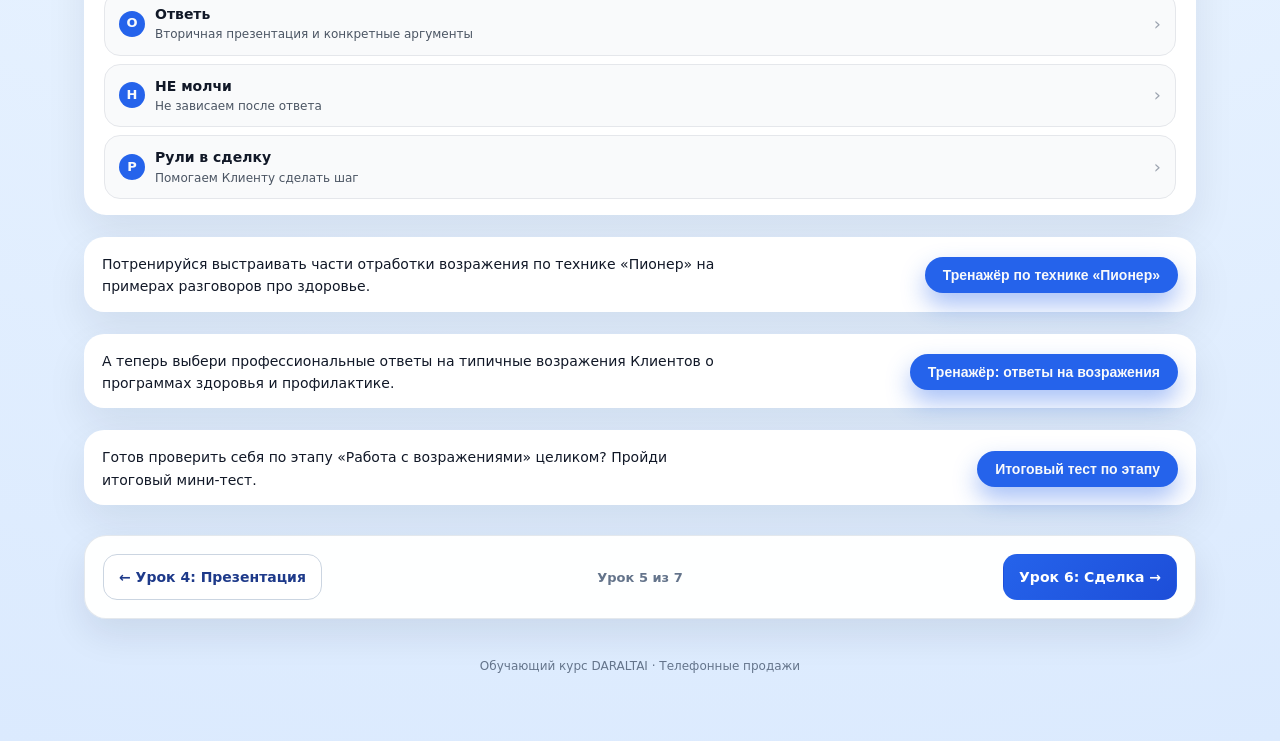
<file: 05_vozrazheniya.html>
<!DOCTYPE html>

<html lang="ru">
<head>
<meta charset="utf-8"/>
<title>Урок 5. Работа с возражениями | DARALTAI</title>
<style>
    :root {
      --bg: #eaf4ff;
      --card-bg: #ffffff;
      --accent: #2563eb;
      --accent-soft: #fee68a;
      --text-main: #111827;
      --text-muted: #4b5563;
      --radius-lg: 24px;
      --shadow-soft: 0 18px 40px rgba(15, 23, 42, 0.08);
    }

    * { box-sizing: border-box; }

    body {
      margin: 0;
      font-family: system-ui, -apple-system, BlinkMacSystemFont, "Segoe UI", sans-serif;
      background: radial-gradient(circle at top, #f6fbff 0, var(--bg) 55%, #dbeafe 100%);
      color: var(--text-main);
    }

    .app {
      max-width: 1160px;
      margin: 32px auto 40px;
      padding: 0 24px;
    }

    

    

    .header-top {
      display: flex;
      justify-content: space-between;
      align-items: center;
      gap: 16px;
      margin-bottom: 6px;
    }

    .back-link {
      font-size: 13px;
      text-decoration: none;
      color: #2563eb;
      display: inline-flex;
      align-items: center;
      gap: 4px;
      padding: 4px 8px;
      border-radius: 999px;
      background: rgba(37, 99, 235, 0.06);
    }

    .back-link:hover {
      background: rgba(37, 99, 235, 0.12);
    }

    .course-header h1 {
      margin: 0 0 4px;
      font-size: 30px;
    }

    .course-header p {
      margin: 0 0 8px;
      max-width: 820px;
      color: var(--text-muted);
      font-size: 15px;
      line-height: 1.5;
    }

    main {
      margin-top: 20px;
      display: flex;
      flex-direction: column;
      gap: 22px;
    }

    .steps-nav {
      display: flex;
      flex-wrap: wrap;
      gap: 8px;
      margin-bottom: 4px;
      font-size: 13px;
    }

    .step-pill {
      padding: 4px 10px;
      border-radius: 999px;
      border: 1px solid #e5e7eb;
      background: rgba(255, 255, 255, 0.9);
      color: var(--text-muted);
      display: inline-flex;
      align-items: center;
      gap: 6px;
    }

    .step-pill span {
      font-weight: 600;
      color: #4b5563;
    }

    .step-pill--active {
      border-color: #2563eb;
      background: #dbeafe;
      color: #1d4ed8;
    }

    .step-pill--active span {
      color: #1d4ed8;
    }

    .hero {
      background: var(--card-bg);
      border-radius: var(--radius-lg);
      box-shadow: var(--shadow-soft);
      padding: 26px 28px;
      display: grid;
      grid-template-columns: minmax(0, 1.6fr) minmax(0, 1.2fr);
      gap: 24px;
      align-items: center;
    }

    .hero-text h2 {
      margin: 0 0 10px;
      font-size: 22px;
    }

    .hero-text p {
      margin: 0 0 6px;
      font-size: 14px;
      line-height: 1.6;
    }

    .hero-text ul {
      margin: 6px 0 0 18px;
      padding: 0;
      font-size: 14px;
    }

    .hero-callout {
      margin-top: 10px;
      background: #fef3c7;
      border-radius: 14px;
      padding: 10px 12px;
      font-size: 13px;
      line-height: 1.5;
      color: #7c2d12;
    }

    .hero-callout ul {
      margin: 6px 0 0 18px;
      padding: 0;
    }

    

    

    

    

    

    .card {
      background: var(--card-bg);
      border-radius: 20px;
      padding: 18px 20px 18px;
      box-shadow: 0 14px 30px rgba(15, 23, 42, 0.08);
      font-size: 14px;
      line-height: 1.6;
    }

    .card h3 {
      margin: 0 0 10px;
      font-size: 16px;
    }

    .card p {
      margin: 0 0 6px;
    }

    .card ul {
      margin: 6px 0 0 18px;
      padding: 0;
    }

    .stage-flow {
      background: var(--card-bg);
      border-radius: 22px;
      padding: 18px 20px 20px;
      box-shadow: var(--shadow-soft);
      font-size: 14px;
      line-height: 1.6;
    }

    .stage-flow h3 {
      margin: 0 0 6px;
      font-size: 17px;
    }

    .stage-flow-layout {
      margin-top: 10px;
      display: grid;
      grid-template-columns: minmax(0, 1.5fr) minmax(0, 1.1fr);
      gap: 16px;
    }

    .flow-text p {
      margin: 0 0 6px;
    }

    .flow-graph {
      display: grid;
      grid-template-rows: auto auto auto;
      justify-items: center;
      gap: 8px;
      font-size: 12px;
    }

    .flow-box {
      padding: 6px 10px;
      border-radius: 999px;
      background: #eef2ff;
      border: 1px solid #c7d2fe;
      text-align: center;
      max-width: 260px;
    }

    .flow-row {
      display: flex;
      gap: 10px;
      align-items: center;
      justify-content: center;
      flex-wrap: wrap;
    }

    .flow-arrow {
      font-size: 11px;
      color: #6b21a8;
    }

    .accordion-card {
      background: var(--card-bg);
      border-radius: 22px;
      padding: 18px 20px 16px;
      box-shadow: var(--shadow-soft);
      font-size: 14px;
      line-height: 1.6;
    }

    .accordion-card h3 {
      margin: 0 0 6px;
      font-size: 16px;
    }

    .accordion-card p {
      margin: 0 0 6px;
    }

    .accordion-card ul {
      margin-left: 18px;
    }

    .accordion {
      margin-top: 10px;
      display: flex;
      flex-direction: column;
      gap: 8px;
    }

    details {
      border-radius: 16px;
      border: 1px solid #e5e7eb;
      background: #f9fafb;
      padding: 0;
      overflow: hidden;
    }

    details[open] {
      border-color: #2563eb;
      background: #eef2ff;
      box-shadow: 0 10px 24px rgba(37, 99, 235, 0.15);
    }

    summary {
      list-style: none;
      cursor: pointer;
      padding: 10px 14px;
      display: flex;
      align-items: center;
      justify-content: space-between;
      gap: 8px;
    }

    summary::-webkit-details-marker { display: none; }

    .summary-left {
      display: flex;
      align-items: center;
      gap: 10px;
    }

    .substep-number {
      width: 26px;
      height: 26px;
      border-radius: 999px;
      background: #2563eb;
      color: #f9fafb;
      display: inline-flex;
      align-items: center;
      justify-content: center;
      font-size: 13px;
      font-weight: 600;
      flex-shrink: 0;
    }

    .substep-text-title {
      font-size: 14px;
      font-weight: 600;
    }

    .substep-text-tagline {
      font-size: 12px;
      color: #4b5563;
    }

    .summary-right {
      font-size: 18px;
      line-height: 1;
      color: #9ca3af;
      flex-shrink: 0;
      transition: transform .15s ease, color .15s ease;
    }

    details[open] .summary-right {
      color: #2563eb;
      transform: rotate(90deg);
    }

    .accordion-body {
      padding: 0 14px 12px 14px;
      border-top: 1px solid #e5e7eb;
      font-size: 13px;
      line-height: 1.6;
      background: rgba(255, 255, 255, 0.7);
    }

    .accordion-body p {
      margin-top: 8px;
    }

    .accordion-body ul,
    .accordion-body ol {
      margin: 6px 0 0 18px;
      padding: 0;
    }

    .quiz-cta {
      background: var(--card-bg);
      border-radius: 20px;
      padding: 16px 18px 14px;
      box-shadow: var(--shadow-soft);
      font-size: 14px;
      line-height: 1.6;
      display: flex;
      justify-content: space-between;
      align-items: center;
      gap: 12px;
      flex-wrap: wrap;
    }

    .quiz-cta p {
      margin: 0;
      max-width: 620px;
    }

    .btn-primary {
      display: inline-flex;
      align-items: center;
      justify-content: center;
      gap: 6px;
      padding: 10px 18px;
      border-radius: 999px;
      border: none;
      background: var(--accent);
      color: #f9fafb;
      font-size: 14px;
      font-weight: 600;
      cursor: pointer;
      box-shadow: 0 12px 24px rgba(37, 99, 235, 0.4);
      white-space: nowrap;
    }

    .btn-primary:hover { filter: brightness(1.05); }

    .btn-secondary {
      display: inline-flex;
      align-items: center;
      justify-content: center;
      gap: 6px;
      padding: 8px 14px;
      border-radius: 999px;
      border: 1px solid #e5e7eb;
      background: #f9fafb;
      color: #111827;
      font-size: 13px;
      cursor: pointer;
    }

    .btn-secondary:hover { background: #f3f4f6; }

    .quiz-overlay {
      position: fixed;
      inset: 0;
      background: rgba(15, 23, 42, 0.45);
      display: none;
      align-items: center;
      justify-content: center;
      padding: 16px;
      z-index: 50;
    }

    .quiz-overlay.open { display: flex; }

    .quiz-modal {
      background: #ffffff;
      border-radius: 24px;
      max-width: 760px;
      width: 100%;
      max-height: 90vh;
      box-shadow: 0 20px 45px rgba(15, 23, 42, 0.45);
      display: flex;
      flex-direction: column;
      overflow: hidden;
    }

    .quiz-modal-header {
      padding: 14px 20px 8px;
      border-bottom: 1px solid #e5e7eb;
      display: flex;
      justify-content: space-between;
      align-items: center;
      gap: 8px;
    }

    .quiz-modal-header h2 {
      margin: 0;
      font-size: 17px;
    }

    .quiz-modal-header p {
      margin: 2px 0 0;
      font-size: 13px;
      color: var(--text-muted);
    }

    .quiz-modal-body {
      padding: 12px 20px 16px;
      overflow-y: auto;
      font-size: 13px;
      line-height: 1.6;
    }

    .quiz-question-title {
      font-weight: 600;
      margin-bottom: 4px;
      font-size: 14px;
    }

    .quiz-subtitle {
      font-size: 13px;
      color: var(--text-muted);
      margin-bottom: 8px;
    }

    .quiz-row-single {
      margin-bottom: 8px;
      padding: 7px 9px;
      border-radius: 10px;
      background: #f9fafb;
      display: flex;
      justify-content: space-between;
      gap: 8px;
      align-items: center;
    }

    .quiz-row-single span {
      flex: 1 1 auto;
    }

    .quiz-select {
      width: 160px;
      max-width: 50%;
      padding: 6px 8px;
      border-radius: 999px;
      border: 1px solid #e5e7eb;
      font-size: 13px;
      background: #ffffff;
      flex-shrink: 0;
    }

    .quiz-actions {
      margin-top: 12px;
      display: flex;
      justify-content: space-between;
      align-items: center;
      gap: 12px;
      flex-wrap: wrap;
    }

    .quiz-progress {
      font-size: 12px;
      color: #6b7280;
    }

    .quiz-result {
      font-size: 13px;
    }

    .quiz-result-success { color: #166534; }
    .quiz-result-error { color: #b91c1c; }

    .quiz-options {
      display: flex;
      flex-direction: column;
      gap: 6px;
      margin-top: 4px;
    }

    .quiz-option-btn {
      width: 100%;
      text-align: left;
      padding: 7px 9px;
      border-radius: 10px;
      border: 1px solid #e5e7eb;
      background: #f9fafb;
      font-size: 13px;
      cursor: pointer;
    }

    .quiz-option-btn:hover {
      background: #eef2ff;
      border-color: #c7d2fe;
    }

    .quiz-option-btn.selected {
      border-color: #2563eb;
      background: #e0ecff;
    }

    @media (max-width: 960px) {
      .hero {
        grid-template-columns: minmax(0, 1fr);
      }
      

      .stage-flow-layout {
        grid-template-columns: minmax(0, 1fr);
      }
    }

    @media (max-width: 720px) {
      .course-header h1 { font-size: 24px; }
      .hero { padding: 20px 18px; }
      .header-top {
        flex-direction: column-reverse;
        align-items: flex-start;
      }
      .quiz-select { max-width: 100%; }
      .quiz-row-single { flex-direction: column; align-items: flex-start; }
    }
  

/* Layout after removal of mascot and call-recording blocks */
.hero.hero--single,
.two-column-card.layout--single,
.logic-layout.layout--single,
.goals-layout.layout--single {
  grid-template-columns: minmax(0, 1fr);
}
</style>
<link href="assets/course-shell.css" rel="stylesheet"/><script defer="True" src="assets/course-progress.js"></script></head>
<body data-course-page="lesson" data-lesson="5">
<div class="app">
<div class="header-top"><a aria-label="DARALTAI — главная страница курса" class="mini-brand" href="index.html"><img alt="DARALTAI" src="assets/daraltai-logo.png"/><span>DARALTAI</span></a><a class="back-link" href="index.html">← К программе курса</a></div>
<header class="course-header">
<h1>Этап 5. Работа с возражениями</h1>
<p>
      Цель этапа – сначала определить возражение на истинность, а затем преодолеть сомнения Клиента и помочь ему принять решение здесь и сейчас.
    </p>
<p>
      Возражение – это сомнение или вопрос, на который продавец должен дать спокойный и убедительный ответ. Продажа по-настоящему начинается со слов «нет».
    </p>
<div class="steps-nav"><a class="step-pill" data-lesson-link="1" href="01_podgotovka.html"><span>Урок 1</span> Подготовка</a><a class="step-pill" data-lesson-link="2" href="02_contact.html"><span>Урок 2</span> Контакт</a><a class="step-pill" data-lesson-link="3" href="03_potrebnosti.html"><span>Урок 3</span> Потребности</a><a class="step-pill" data-lesson-link="4" href="04_presentation.html"><span>Урок 4</span> Презентация</a><a aria-current="page" class="step-pill step-pill--active" data-lesson-link="5" href="05_vozrazheniya.html"><span>Урок 5</span> Возражения</a><a class="step-pill" data-lesson-link="6" href="06_sdelka.html"><span>Урок 6</span> Сделка</a><a class="step-pill" data-lesson-link="7" href="07_itog.html"><span>Урок 7</span> Анализ</a></div>
</header>
<main>
<!-- Hero -->
<section class="hero hero--single">
<div class="hero-text">
<h2>«Нет» — это не конец разговора</h2>
<p>
          Когда мы предлагаем Клиенту комплекс для здоровья, обследование или программу поддержки,
          естественно услышать сомнения. Чаще всего это не «никогда», а «я пока не уверен».
        </p>
<p>На этом этапе мы с тобой рассмотрим:</p>
<ul>
<li>технику <strong>«Пионер»</strong> для отработки возражений;</li>
<li>проверку возражения на истинность;</li>
<li>логичный переход от возражения к завершению сделки.</li>
</ul>
<div class="hero-callout">
<strong>Важно помнить:</strong>
<ul>
<li>рассказать про продукт для здоровья может любой; через возражения проходят только профессионалы;</li>
<li>каждое возражение — это информация и шанс укрепить доверие;</li>
<li>именно ты влияешь на то, сколько пользы получит Клиент и какой результат будет у твоих продаж.</li>
</ul>
</div>
</div>
</section>
<!-- Блок: четыре примера работы с возражениями (коротко) -->
<!-- Проверка на истинность -->
<section class="stage-flow">
<h3>Проверка возражения на истинность</h3>
<div class="stage-flow-layout">
<div class="flow-text">
<p>
            Прежде чем отрабатывать возражение, важно понять: оно
            <strong>истинное или «дымовая завеса»</strong>. Иногда Клиент озвучивает
            удобную причину (например, «подумаю»), а настоящая причина — другая.
          </p>
<p>Алгоритм проверки:</p>
<ul>
<li>внимательно выслушай возражение до конца, не перебивая;</li>
<li>задай уточняющий вопрос: «Если бы не эта причина, вы бы воспользовались программой / комплексом?»;</li>
<li>если Клиент говорит «да» — возражение истинное и с ним работаем;</li>
<li>если «нет» — ищем настоящую причину: «Возможно, есть ещё что-то, что вас останавливает?».</li>
</ul>
<p>
            Когда вы выходите на истинное возражение, разговор становится конкретным,
            а тебе понятнее, какую пользу и аргументы показать.
          </p>
</div>
<div class="flow-graph">
<div class="flow-box"><strong>Выслушать возражение</strong></div>
<div class="flow-row">
<div class="flow-box">
              А если бы не эта причина, вы бы воспользовались нашим решением для здоровья?
            </div>
</div>
<div class="flow-row">
<div class="flow-box">
<strong>Истинное возражение</strong><br/>
              (ответ «Да») → работаем по технике «Пионер»
            </div>
<div class="flow-arrow">или</div>
<div class="flow-box">
<strong>Ложное возражение</strong><br/>
              (ответ «Нет») → «Возможно, есть другая причина?»
            </div>
</div>
<div class="flow-box">
            Общая схема работы с возражениями и переход к завершению сделки
          </div>
</div>
</div>
</section>
<!-- Техника Пионер -->
<section class="accordion-card">
<h3>Техника «Пионер»</h3>
<p>
        Для работы с возражениями используем технику <strong>«ПИОНЕР»</strong> —
        пошаговый алгоритм, который помогает спокойно разобрать любое возражение по поводу здоровья
        и довести Клиента до решения.
      </p>
<div class="accordion">
<details open="">
<summary>
<div class="summary-left">
<div class="substep-number">П</div>
<div>
<div class="substep-text-title">Послушай и присоединись</div>
<div class="substep-text-tagline">Клиент должен почувствовать, что его услышали</div>
</div>
</div>
<div class="summary-right">›</div>
</summary>
<div class="accordion-body">
<p>
              Дай Клиенту возможность <strong>полностью высказать возражение</strong>,
              не перебивая и не споря.
            </p>
<p>Дальше — психологическое присоединение:</p>
<ul>
<li>«понимаю ваше желание бережно относиться к бюджету…»;</li>
<li>«я вас понимаю, здоровье — чувствительная тема…»;</li>
<li>«действительно, важно всё хорошо взвесить…»;</li>
<li>«хорошо, что вы так внимательно относитесь к лечению…»;</li>
<li>или мягкий комплимент: «приятно общаться с человеком, который так ответственно относится к своему здоровью».</li>
</ul>
<p>
              Затем используем <strong>связующую фразу</strong>:
              «тем не менее…», «однако…», «вместе с тем…», «именно поэтому…», «и всё же…».
            </p>
<p>
              После присоединения и связки можно переходить к уточняющему вопросу
              или вторичной презентации решения для здоровья.
            </p>
</div>
</details>
<details>
<summary>
<div class="summary-left">
<div class="substep-number">И</div>
<div>
<div class="substep-text-title">Изучи, проверь на истину</div>
<div class="substep-text-tagline">Что Клиент имеет в виду на самом деле?</div>
</div>
</div>
<div class="summary-right">›</div>
</summary>
<div class="accordion-body">
<p>
              Здесь важно понять, что скрывается за «нет»:
              страх побочных эффектов, деньги, недоверие или просто нехватка информации.
            </p>
<ul>
<li>«Скажите, это единственная причина, которая удерживает вас, или есть ещё что-то?»</li>
<li>«А кроме стоимости / времени, есть ещё моменты, которые вас волнуют?»</li>
<li>«Если бы не этот момент, вы бы попробовали программу?»</li>
</ul>
<p>
              Если выясняется, что причин несколько — аккуратно разбираем каждую.
            </p>
</div>
</details>
<details>
<summary>
<div class="summary-left">
<div class="substep-number">О</div>
<div>
<div class="substep-text-title">Ответь</div>
<div class="substep-text-tagline">Вторичная презентация и конкретные аргументы</div>
</div>
</div>
<div class="summary-right">›</div>
</summary>
<div class="accordion-body">
<p>
              После проверки на истинность даём <strong>вторичную презентацию</strong>:
              используем технику «Свойство–выгода», «Болты» и приём «Встроенная рекомендация».
            </p>
<p>
              Если Клиента смущает стоимость, можно разделить сумму по дням и сравнить
              с привычными расходами: кофе, сладости, такси — и показать, что это инвестиция в здоровье.
            </p>
</div>
</details>
<details>
<summary>
<div class="summary-left">
<div class="substep-number">Н</div>
<div>
<div class="substep-text-title">НЕ молчи</div>
<div class="substep-text-tagline">Не зависаем после ответа</div>
</div>
</div>
<div class="summary-right">›</div>
</summary>
<div class="accordion-body">
<p>
              После вторичной презентации не стоит ждать, пока Клиент сам
              снова начнёт возражать. Твоя задача — мягко <strong>двигаться дальше</strong>:
              задать уточняющий (аксиомный) вопрос и переходить к завершению сделки.
            </p>
</div>
</details>
<details>
<summary>
<div class="summary-left">
<div class="substep-number">Р</div>
<div>
<div class="substep-text-title">Рули в сделку</div>
<div class="substep-text-tagline">Помогаем Клиенту сделать шаг</div>
</div>
</div>
<div class="summary-right">›</div>
</summary>
<div class="accordion-body">
<p>
              После согласия Клиента подведи его к действию:
            </p>
<ul>
<li>«В таком случае оформляем программу?»</li>
<li>«Запускаем курс поддержки здоровья с завтрашнего дня?»</li>
<li>«Оформляем заявку и бронируем за вами текущие условия?»</li>
</ul>
<p>
              Как только получено чёткое «да» — резюмируй условия и фиксируй договорённости.
            </p>
</div>
</details>
</div>
</section>
<!-- Тренажёр по ПИОНЕР -->
<section class="quiz-cta">
<p>
        Потренируйся выстраивать части отработки возражения по технике «Пионер»
        на примерах разговоров про здоровье.
      </p>
<button class="btn-primary" id="openPioneerOrderTrainer">
        Тренажёр по технике «Пионер»
      </button>
</section>
<!-- Тренажёр по ответам -->
<section class="quiz-cta">
<p>
        А теперь выбери профессиональные ответы на типичные возражения Клиентов
        о программах здоровья и профилактике.
      </p>
<button class="btn-primary" id="openResponseTrainer">
        Тренажёр: ответы на возражения
      </button>
</section>
<!-- Итоговый тест -->
<section class="quiz-cta">
<p>
        Готов проверить себя по этапу «Работа с возражениями» целиком?
        Пройди итоговый мини-тест.
      </p>
<button class="btn-primary" id="openFinalQuiz">
        Итоговый тест по этапу
      </button>
</section>
<nav aria-label="Переход между уроками" class="course-navigation"><a class="course-navigation__button course-navigation__button--prev" href="04_presentation.html">← Урок 4: Презентация</a><div class="course-navigation__status">Урок 5 из 7</div><a class="course-navigation__button course-navigation__button--next" href="06_sdelka.html">Урок 6: Сделка →</a></nav><footer class="course-page-footer">Обучающий курс DARALTAI · Телефонные продажи</footer></main>
</div>
<!-- Модалка: тренажёр ПИОНЕР -->
<div class="quiz-overlay" id="pioneerOrderOverlay">
<div class="quiz-modal">
<div class="quiz-modal-header">
<div>
<h2>Тренажёр по технике «Пионер»</h2>
<p>Для каждой ситуации расставь части отработки возражения в правильном порядке.</p>
</div>
<button class="btn-secondary" id="closePioneerOrderOverlay">Закрыть</button>
</div>
<div class="quiz-modal-body">
<div class="quiz-progress" id="pioneerOrderProgress"></div>
<div id="pioneerQuestionContainer"></div>
<div class="quiz-actions">
<div class="quiz-result" id="pioneerOrderResult"></div>
<button class="btn-primary" id="pioneerNextBtn">
          Проверить и далее
        </button>
</div>
</div>
</div>
</div>
<!-- Модалка: тренажёр по ответам -->
<div class="quiz-overlay" id="responseOverlay">
<div class="quiz-modal">
<div class="quiz-modal-header">
<div>
<h2>Тренажёр: ответы на возражения</h2>
<p>Выбери лучший ответ, который помогает Клиенту позаботиться о здоровье без давления.</p>
</div>
<button class="btn-secondary" id="closeResponseOverlay">Закрыть</button>
</div>
<div class="quiz-modal-body">
<div class="quiz-progress" id="responseProgress"></div>
<div id="responseQuestionContainer"></div>
<div class="quiz-actions">
<div class="quiz-result" id="responseResult"></div>
<button class="btn-primary" id="responseNextBtn">
          Ответить
        </button>
</div>
</div>
</div>
</div>
<!-- Модалка: итоговый тест -->
<div class="quiz-overlay" id="finalOverlay">
<div class="quiz-modal">
<div class="quiz-modal-header">
<div>
<h2>Итоговый тест по этапу</h2>
<p>Проверь, как ты понимаешь работу с возражениями в целом.</p>
</div>
<button class="btn-secondary" id="closeFinalOverlay">Закрыть</button>
</div>
<div class="quiz-modal-body">
<div class="quiz-progress" id="finalProgress"></div>
<div id="finalQuestionContainer"></div>
<div class="quiz-actions">
<div class="quiz-result" id="finalResult"></div>
<button class="btn-primary" id="finalNextBtn">
          Ответить
        </button>
</div>
</div>
</div>
</div>
<script>
  (function() {
    function closeOverlay(overlay) {
      overlay.classList.remove('open');
    }

    function shuffle(arr) {
      return arr
        .map(value => ({ value, sort: Math.random() }))
        .sort((a, b) => a.sort - b.sort)
        .map(({ value }) => value);
    }

    /* ====== ТРЕНАЖЁР 1: ПИОНЕР (5 примеров) ====== */
    const pioneerQuestions = [
      {
        title: 'Сценарий 1',
        intro: 'Клиент: «Мне важно здоровье, но и лишние траты я не люблю». Расставь части отработки в нужном порядке.',
        lines: [
          {
            id: '1.1',
            text: '«Понимаю, сейчас многие внимательно относятся к расходам на здоровье»',
            correct: '1'
          },
          {
            id: '1.3',
            text: '«Вместе с тем…»',
            correct: '2'
          },
          {
            id: '1.4',
            text: '«Именно поэтому мы предлагаем комплекс, который закрывает сразу несколько задач и в итоге помогает экономить на лечении»',
            correct: '3'
          },
          {
            id: '1.2',
            text: '«Согласитесь, дешевле поддерживать здоровье, чем потом тратить на лечение, верно?»',
            correct: '4'
          }
        ]
      },
      {
        title: 'Сценарий 2',
        intro: 'Клиент: «У меня нет времени на все эти программы здоровья».',
        lines: [
          {
            id: '2.1',
            text: '«Понимаю, в современном ритме сложно выделить время даже на себя»',
            correct: '1'
          },
          {
            id: '2.2',
            text: '«Однако…»',
            correct: '2'
          },
          {
            id: '2.4',
            text: '«Чем меньше времени, тем важнее, чтобы программа была короткой и максимально эффективной»',
            correct: '3'
          },
          {
            id: '2.3',
            text: '«Согласитесь, уделить себе 10–15 минут в день проще, чем потом тратить месяцы на восстановление, верно?»',
            correct: '4'
          }
        ]
      },
      {
        title: 'Сценарий 3',
        intro: 'Клиент: «Мне нужно всё обдумать, прежде чем что-то менять в вопросах здоровья».',
        lines: [
          {
            id: '3.4',
            text: '«Понимаю ваше желание всё хорошо обдумать»',
            correct: '1'
          },
          {
            id: '3.1',
            text: '«Тем не менее…»',
            correct: '2'
          },
          {
            id: '3.2',
            text: '«Намного проще принять решение, когда вы видите план программы и результаты обследований перед глазами»',
            correct: '3'
          },
          {
            id: '3.3',
            text: '«Согласитесь, легче решиться, когда всё наглядно и понятно, верно?»',
            correct: '4'
          }
        ]
      },
      {
        title: 'Сценарий 4',
        intro: 'Клиент: «Мне страшно, вдруг у средств будут побочные эффекты».',
        lines: [
          {
            id: '4.1',
            text: '«Понимаю, многие осторожно относятся к любым изменениям и боятся побочных эффектов»',
            correct: '1'
          },
          {
            id: '4.2',
            text: '«И в то же время…»',
            correct: '2'
          },
          {
            id: '4.3',
            text: '«Мы подбираем программы с учётом противопоказаний и наблюдения врача, чтобы сделать подход максимально безопасным»',
            correct: '3'
          },
          {
            id: '4.4',
            text: '«Согласитесь, лучше двигаться к здоровью под контролем специалистов, чем оставлять всё как есть, верно?»',
            correct: '4'
          }
        ]
      },
      {
        title: 'Сценарий 5',
        intro: 'Клиент: «Мне кажется, уже поздно что-то менять, возраст не тот».',
        lines: [
          {
            id: '5.1',
            text: '«Понимаю ваши чувства, возраст действительно заставляет внимательнее относиться к изменениям»',
            correct: '1'
          },
          {
            id: '5.2',
            text: '«Тем не менее…»',
            correct: '2'
          },
          {
            id: '5.3',
            text: '«Правильная поддержка здоровья в любом возрасте помогает сохранить активность дольше и чувствовать себя увереннее»',
            correct: '3'
          },
          {
            id: '5.4',
            text: '«Согласитесь, лучше сделать шаг сейчас, чем ждать, пока самочувствие заметно ухудшится, верно?»',
            correct: '4'
          }
        ]
      }
    ];

    const pioneerOverlay = document.getElementById('pioneerOrderOverlay');
    const openPioneerBtn = document.getElementById('openPioneerOrderTrainer');
    const closePioneerBtn = document.getElementById('closePioneerOrderOverlay');
    const pioneerContainer = document.getElementById('pioneerQuestionContainer');
    const pioneerResultEl = document.getElementById('pioneerOrderResult');
    const pioneerProgressEl = document.getElementById('pioneerOrderProgress');
    const pioneerNextBtn = document.getElementById('pioneerNextBtn');

    let pioneerIndex = 0;
    let pioneerCorrect = 0;

    function renderPioneerQuestion() {
      const q = pioneerQuestions[pioneerIndex];
      pioneerProgressEl.textContent = `Вопрос ${pioneerIndex + 1} из ${pioneerQuestions.length}`;
      pioneerResultEl.textContent = '';
      pioneerNextBtn.textContent = pioneerIndex === pioneerQuestions.length - 1
        ? 'Проверить и завершить'
        : 'Проверить и далее';

      const shuffledLines = shuffle(q.lines);

      let html = `
        <div class="quiz-question-title">${q.title}</div>
        <div class="quiz-subtitle">${q.intro}</div>
      `;

      shuffledLines.forEach((line) => {
        html += `
          <div class="quiz-row-single">
            <span>${line.id} ${line.text}</span>
            <select class="quiz-select pioneer-select" data-id="${line.id}" data-correct="${line.correct}">
              <option value="">Позиция (1–4)</option>
              <option value="1">1 — присоединение</option>
              <option value="2">2 — связка</option>
              <option value="3">3 — аргумент</option>
              <option value="4">4 — аксиомный вопрос</option>
            </select>
          </div>
        `;
      });

      pioneerContainer.innerHTML = html;
    }

    if (openPioneerBtn) {
      openPioneerBtn.addEventListener('click', () => {
        pioneerIndex = 0;
        pioneerCorrect = 0;
        pioneerOverlay.classList.add('open');
        pioneerNextBtn.disabled = false;
        renderPioneerQuestion();
      });
    }

    if (closePioneerBtn) {
      closePioneerBtn.addEventListener('click', () => closeOverlay(pioneerOverlay));
    }

    pioneerOverlay.addEventListener('click', (e) => {
      if (e.target === pioneerOverlay) closeOverlay(pioneerOverlay);
    });

    if (pioneerNextBtn) {
      pioneerNextBtn.addEventListener('click', () => {
        const selects = pioneerContainer.querySelectorAll('.pioneer-select');
        let allFilled = true;
        let allCorrectHere = true;

        selects.forEach(sel => {
          sel.style.borderColor = '#e5e7eb';
          sel.style.backgroundColor = '#ffffff';

          if (!sel.value) {
            allFilled = false;
            allCorrectHere = false;
            sel.style.borderColor = '#f97316';
            sel.style.backgroundColor = '#fff7ed';
          } else if (sel.value !== sel.dataset.correct) {
            allCorrectHere = false;
            sel.style.borderColor = '#b91c1c';
            sel.style.backgroundColor = '#fef2f2';
          } else {
            sel.style.borderColor = '#22c55e';
            sel.style.backgroundColor = '#ecfdf5';
          }
        });

        if (!allFilled) {
          pioneerResultEl.textContent = 'Сначала выбери позицию для каждой фразы.';
          pioneerResultEl.className = 'quiz-result quiz-result-error';
          return;
        }

        if (!allCorrectHere) {
          pioneerResultEl.textContent = 'Есть ошибки. Вспомни: 1 — присоединение, 2 — связка, 3 — аргумент, 4 — аксиомный вопрос.';
          pioneerResultEl.className = 'quiz-result quiz-result-error';
          return;
        }

        pioneerCorrect++;
        if (pioneerIndex < pioneerQuestions.length - 1) {
          pioneerResultEl.textContent = 'Отлично! Переходим к следующей ситуации.';
          pioneerResultEl.className = 'quiz-result quiz-result-success';
          pioneerIndex++;
          setTimeout(renderPioneerQuestion, 800);
        } else {
          pioneerResultEl.textContent =
            `Супер! Ты правильно выстроил структуру во всех ситуациях (${pioneerCorrect}/${pioneerQuestions.length}).`;
          pioneerResultEl.className = 'quiz-result quiz-result-success';
          pioneerNextBtn.disabled = true;
        }
      });
    }

    /* ====== ТРЕНАЖЁР 2: ВЫБОР ОТВЕТА (5 примеров) ====== */

    const responseQuestions = [
      {
        text: 'Клиент: «Не буду сейчас оформлять программу здоровья, мне нужно подумать».',
        options: [
          {
            id: 'a1',
            text: '«Хорошо, что вы так ответственно подходите к вопросам здоровья, и всё же именно сейчас я могу ответить на ваши вопросы и помочь с выбором. Иван Иванович, о чём вы хотели подумать?»',
            correct: true
          },
          {
            id: 'a2',
            text: '«Очень рад, что вы любите долго принимать решения, но тут всё очень просто, у меня даже бабушки всё понимают сразу, давайте оформим?»',
            correct: false
          },
          {
            id: 'a3',
            text: '«Ну, смотрите, постараюсь ещё раз всё объяснить. Программа недорогая, давайте просто попробуем, а дальше разберёмся?»',
            correct: false
          }
        ]
      },
      {
        text: 'Клиент: «Слишком дорого, я видел похожие витамины дешевле».',
        options: [
          {
            id: 'b1',
            text: '«Действительно, стоимость — важный момент, однако кроме цены важно учитывать состав, качество сырья и поддержку врача…»',
            correct: true
          },
          {
            id: 'b2',
            text: '«Я понимаю ваши соображения по поводу экономии, но деньги не так важны по сравнению с тем, сколько радости приносит хорошее самочувствие.»',
            correct: false
          },
          {
            id: 'b3',
            text: '«Согласитесь, здоровье бесценно, 3000 рублей в наше время — не деньги, оформляем?»',
            correct: false
          }
        ]
      },
      {
        text: 'Клиент: «Меня и так всё устраивает, анализы более-менее в норме».',
        options: [
          {
            id: 'c1',
            text: '«Здорово, что сейчас вы чувствуете себя хорошо, именно поэтому мы и предлагаем профилактическую программу, чтобы сохранить это состояние. Давайте подберём формат, который будет вам удобен?»',
            correct: true
          },
          {
            id: 'c2',
            text: '«А что вас устраивает? Я же ещё не успел рассказать, что у вас может ухудшиться здоровье.»',
            correct: false
          },
          {
            id: 'c3',
            text: '«Абсолютно все так говорят, а потом жалеют, что не прошли обследование, не повторяйте их ошибок!»',
            correct: false
          }
        ]
      },
      {
        text: 'Клиент: «Мне страшно, вдруг обследование покажет что-то серьёзное».',
        options: [
          {
            id: 'd1',
            text: '«Понимаю ваши переживания, именно поэтому лучше вовремя увидеть возможные риски и спокойно с ними работать, чем жить в неизвестности. Давайте посмотрим, с какого базового обследования можно начать мягко?»',
            correct: true
          },
          {
            id: 'd2',
            text: '«Не переживайте, у вас точно всё хорошо, давайте просто запишу вас на полное обследование?»',
            correct: false
          },
          {
            id: 'd3',
            text: '«Если боитесь серьёзных результатов, можно вообще не проверяться, так многие делают.»',
            correct: false
          }
        ]
      },
      {
        text: 'Клиент: «Я сначала посоветуюсь с знакомым врачом и почитаю отзывы в интернете».',
        options: [
          {
            id: 'e1',
            text: '«Отлично, что вы советуетесь со специалистами. Давайте я сейчас кратко покажу структуру программы и результаты, которые она даёт, чтобы вам было проще обсуждать её с врачом. После этого сориентируемся, как удобнее двигаться дальше?»',
            correct: true
          },
          {
            id: 'e2',
            text: '«Если вы будете ждать советов, можно упустить время, лучше сразу оформить, а потом уже разберётесь.»',
            correct: false
          },
          {
            id: 'e3',
            text: '«В интернете сплошная реклама, доверять можно только нам, давайте без лишних консультаций сразу подключим.»',
            correct: false
          }
        ]
      }
    ];

    const responseOverlay = document.getElementById('responseOverlay');
    const openResponseBtn = document.getElementById('openResponseTrainer');
    const closeResponseBtn = document.getElementById('closeResponseOverlay');
    const responseContainer = document.getElementById('responseQuestionContainer');
    const responseResultEl = document.getElementById('responseResult');
    const responseProgressEl = document.getElementById('responseProgress');
    const responseNextBtn = document.getElementById('responseNextBtn');

    let responseIndex = 0;
    let responseCorrect = 0;
    let selectedOptionId = null;

    function renderResponseQuestion() {
      const q = responseQuestions[responseIndex];
      responseProgressEl.textContent = `Вопрос ${responseIndex + 1} из ${responseQuestions.length}`;
      responseResultEl.textContent = '';
      responseNextBtn.textContent = responseIndex === responseQuestions.length - 1 ? 'Ответить и завершить' : 'Ответить';
      selectedOptionId = null;

      const shuffledOptions = shuffle(q.options);

      let html = `<div class="quiz-question-title">${q.text}</div>`;
      html += `<div class="quiz-subtitle">Выбери ответ, который соответствует технике «Пионер»: присоединение → уточнение → аргумент → мягкое подведение к решению.</div>`;
      html += '<div class="quiz-options">';

      shuffledOptions.forEach(opt => {
        html += `
          <button type="button" class="quiz-option-btn" data-id="${opt.id}" data-correct="${opt.correct}">
            ${opt.text}
          </button>
        `;
      });

      html += '</div>';
      responseContainer.innerHTML = html;

      const btns = responseContainer.querySelectorAll('.quiz-option-btn');
      btns.forEach(btn => {
        btn.addEventListener('click', () => {
          btns.forEach(b => b.classList.remove('selected'));
          btn.classList.add('selected');
          selectedOptionId = btn.dataset.id;
        });
      });
    }

    if (openResponseBtn) {
      openResponseBtn.addEventListener('click', () => {
        responseIndex = 0;
        responseCorrect = 0;
        responseOverlay.classList.add('open');
        responseNextBtn.disabled = false;
        renderResponseQuestion();
      });
    }

    if (closeResponseBtn) {
      closeResponseBtn.addEventListener('click', () => closeOverlay(responseOverlay));
    }

    responseOverlay.addEventListener('click', (e) => {
      if (e.target === responseOverlay) closeOverlay(responseOverlay);
    });

    if (responseNextBtn) {
      responseNextBtn.addEventListener('click', () => {
        if (!selectedOptionId) {
          responseResultEl.textContent = 'Сначала выбери вариант ответа.';
          responseResultEl.className = 'quiz-result quiz-result-error';
          return;
        }

        const q = responseQuestions[responseIndex];
        const chosen = q.options.find(o => o.id === selectedOptionId);

        if (!chosen.correct) {
          responseResultEl.textContent = 'Не самый удачный вариант. Нам важно и поддержать Клиента, и аккуратно помочь принять решение.';
          responseResultEl.className = 'quiz-result quiz-result-error';
          return;
        }

        responseCorrect++;

        if (responseIndex < responseQuestions.length - 1) {
          responseResultEl.textContent = 'Отлично! Переходим к следующему возражению.';
          responseResultEl.className = 'quiz-result quiz-result-success';
          responseIndex++;
          setTimeout(renderResponseQuestion, 800);
        } else {
          responseResultEl.textContent =
            `Супер! Ты подобрал сильные ответы на все возражения (${responseCorrect}/${responseQuestions.length}).`;
          responseResultEl.className = 'quiz-result quiz-result-success';
          responseNextBtn.disabled = true;
        }
      });
    }

    /* ====== ИТОГОВЫЙ ТЕСТ (10 вопросов) ====== */

    const finalQuestions = [
      {
        text: 'Что такое возражение на этапе продаж решений для здоровья?',
        options: [
          { text: 'Любое замечание Клиента, которое нужно игнорировать, чтобы не затягивать разговор.', correct: false },
          { text: 'Сомнение или вопрос Клиента, на который продавец должен дать спокойный и убедительный ответ.', correct: true },
          { text: 'Признак того, что Клиент точно ничего не купит.', correct: false }
        ]
      },
      {
        text: 'Зачем мы проверяем возражение на истинность?',
        options: [
          { text: 'Чтобы понять, настоящая ли это причина отказа и с чем именно работать.', correct: true },
          { text: 'Чтобы показать Клиенту, что мы знаем много умных вопросов.', correct: false },
          { text: 'Чтобы быстрее перейти к следующему Клиенту.', correct: false }
        ]
      },
      {
        text: 'Какой первый шаг техники «ПИОНЕР»?',
        options: [
          { text: 'Сразу сделать скидку на программу здоровья.', correct: false },
          { text: 'Внимательно выслушать Клиента и присоединиться к его позиции.', correct: true },
          { text: 'Начать спорить с Клиентом и доказывать свою правоту.', correct: false }
        ]
      },
      {
        text: 'Что относится к присоединению к возражению?',
        options: [
          { text: '«Понимаю ваше желание всё хорошо взвесить…»', correct: true },
          { text: '«Вы не правы, вы просто не понимаете выгоды программы…»', correct: false },
          { text: '«Если не хотите — как хотите, давайте к следующему вопросу…»', correct: false }
        ]
      },
      {
        text: 'Какой вопрос помогает проверить истинность возражения?',
        options: [
          { text: '«Если бы не эта причина, вы бы воспользовались программой?»', correct: true },
          { text: '«Вы вообще когда-нибудь что-то покупаете?»', correct: false },
          { text: '«Могу ли я вас перевести на другого специалиста?»', correct: false }
        ]
      },
      {
        text: 'Что делает аксиомный вопрос («Согласитесь…», «Верно?») после ответа на возражение?',
        options: [
          { text: 'Повышает вероятность положительного ответа и закрепляет согласие Клиента.', correct: true },
          { text: 'Нужен только для того, чтобы разговор звучал официальнее.', correct: false },
          { text: 'Используется, чтобы резко завершить диалог.', correct: false }
        ]
      },
      {
        text: 'Почему важно не «молчать» после вторичной презентации (шаг «Н»)?',
        options: [
          { text: 'Чтобы Клиент не повис в неопределённости и мы мягко подвели его к следующему шагу.', correct: true },
          { text: 'Чтобы дать Клиенту время придумать ещё возражения.', correct: false },
          { text: 'Чтобы сменить тему и поговорить о погоде.', correct: false }
        ]
      },
      {
        text: 'Какое завершение соответствует шагу «Рули в сделку»?',
        options: [
          { text: '«Ну, думайте, если что — сами нам перезвоните»', correct: false },
          { text: '«В таком случае оформляем программу поддержки здоровья?»', correct: true },
          { text: '«Я всё рассказал, дальше это не моя зона ответственности»', correct: false }
        ]
      },
      {
        text: 'Какой из вариантов лучше отражает профессиональное отношение к возражениям?',
        options: [
          { text: 'Возражения — это помехи, которых нужно избегать.', correct: false },
          { text: 'Возражения — естественная защитная реакция, с которой мы работаем уважительно и по шагам.', correct: true },
          { text: 'Возражения — повод закончить разговор как можно быстрее.', correct: false }
        ]
      },
      {
        text: 'Какое высказывание соответствует логике этапа «Работа с возражениями»?',
        options: [
          { text: '«Продажа начинается со слов “нет”, важно спокойно разобрать сомнения Клиента»', correct: true },
          { text: '«Главное — рассказать о продукте, а возражения игнорировать»', correct: false },
          { text: '«Если Клиент возражает, значит мы всё сделали неправильно и стоит извиниться и уйти»', correct: false }
        ]
      }
    ];

    const finalOverlay = document.getElementById('finalOverlay');
    const openFinalBtn = document.getElementById('openFinalQuiz');
    const closeFinalBtn = document.getElementById('closeFinalOverlay');
    const finalContainer = document.getElementById('finalQuestionContainer');
    const finalProgressEl = document.getElementById('finalProgress');
    const finalResultEl = document.getElementById('finalResult');
    const finalNextBtn = document.getElementById('finalNextBtn');

    let finalIndex = 0;
    let finalCorrect = 0;
    let finalSelectedCorrect = null;

    function renderFinalQuestion() {
      const q = finalQuestions[finalIndex];
      finalProgressEl.textContent = `Вопрос ${finalIndex + 1} из ${finalQuestions.length}`;
      finalResultEl.textContent = '';
      finalNextBtn.textContent = finalIndex === finalQuestions.length - 1 ? 'Ответить и завершить' : 'Ответить';
      finalSelectedCorrect = null;

      const opts = shuffle(q.options);

      let html = `<div class="quiz-question-title">${q.text}</div>`;
      html += '<div class="quiz-options">';

      opts.forEach((opt) => {
        html += `
          <button type="button" class="quiz-option-btn" data-correct="${opt.correct}">
            ${opt.text}
          </button>
        `;
      });

      html += '</div>';
      finalContainer.innerHTML = html;

      const btns = finalContainer.querySelectorAll('.quiz-option-btn');
      btns.forEach(btn => {
        btn.addEventListener('click', () => {
          btns.forEach(b => b.classList.remove('selected'));
          btn.classList.add('selected');
          finalSelectedCorrect = btn.dataset.correct === 'true';
        });
      });
    }

    if (openFinalBtn) {
      openFinalBtn.addEventListener('click', () => {
        finalIndex = 0;
        finalCorrect = 0;
        finalOverlay.classList.add('open');
        finalNextBtn.disabled = false;
        renderFinalQuestion();
      });
    }

    if (closeFinalBtn) {
      closeFinalBtn.addEventListener('click', () => closeOverlay(finalOverlay));
    }

    finalOverlay.addEventListener('click', (e) => {
      if (e.target === finalOverlay) closeOverlay(finalOverlay);
    });

    if (finalNextBtn) {
      finalNextBtn.addEventListener('click', () => {
        if (finalSelectedCorrect === null) {
          finalResultEl.textContent = 'Сначала выбери вариант ответа.';
          finalResultEl.className = 'quiz-result quiz-result-error';
          return;
        }

        if (!finalSelectedCorrect) {
          finalResultEl.textContent = 'Не совсем так. Вспомни логику этапа: выслушать, уточнить, ответить и мягко вести к решению.';
          finalResultEl.className = 'quiz-result quiz-result-error';
          return;
        }

        finalCorrect++;

        if (finalIndex < finalQuestions.length - 1) {
          finalResultEl.textContent = 'Верно! Двигаемся дальше.';
          finalResultEl.className = 'quiz-result quiz-result-success';
          finalIndex++;
          setTimeout(renderFinalQuestion, 800);
        } else {
          finalResultEl.textContent =
            `Отличный результат! Ты уверенно работаешь с возражениями (${finalCorrect}/${finalQuestions.length}).`;
          finalResultEl.className = 'quiz-result quiz-result-success';
          finalNextBtn.disabled = true;
        }
      });
    }
  })();
</script>
</body>
</html>
</file>
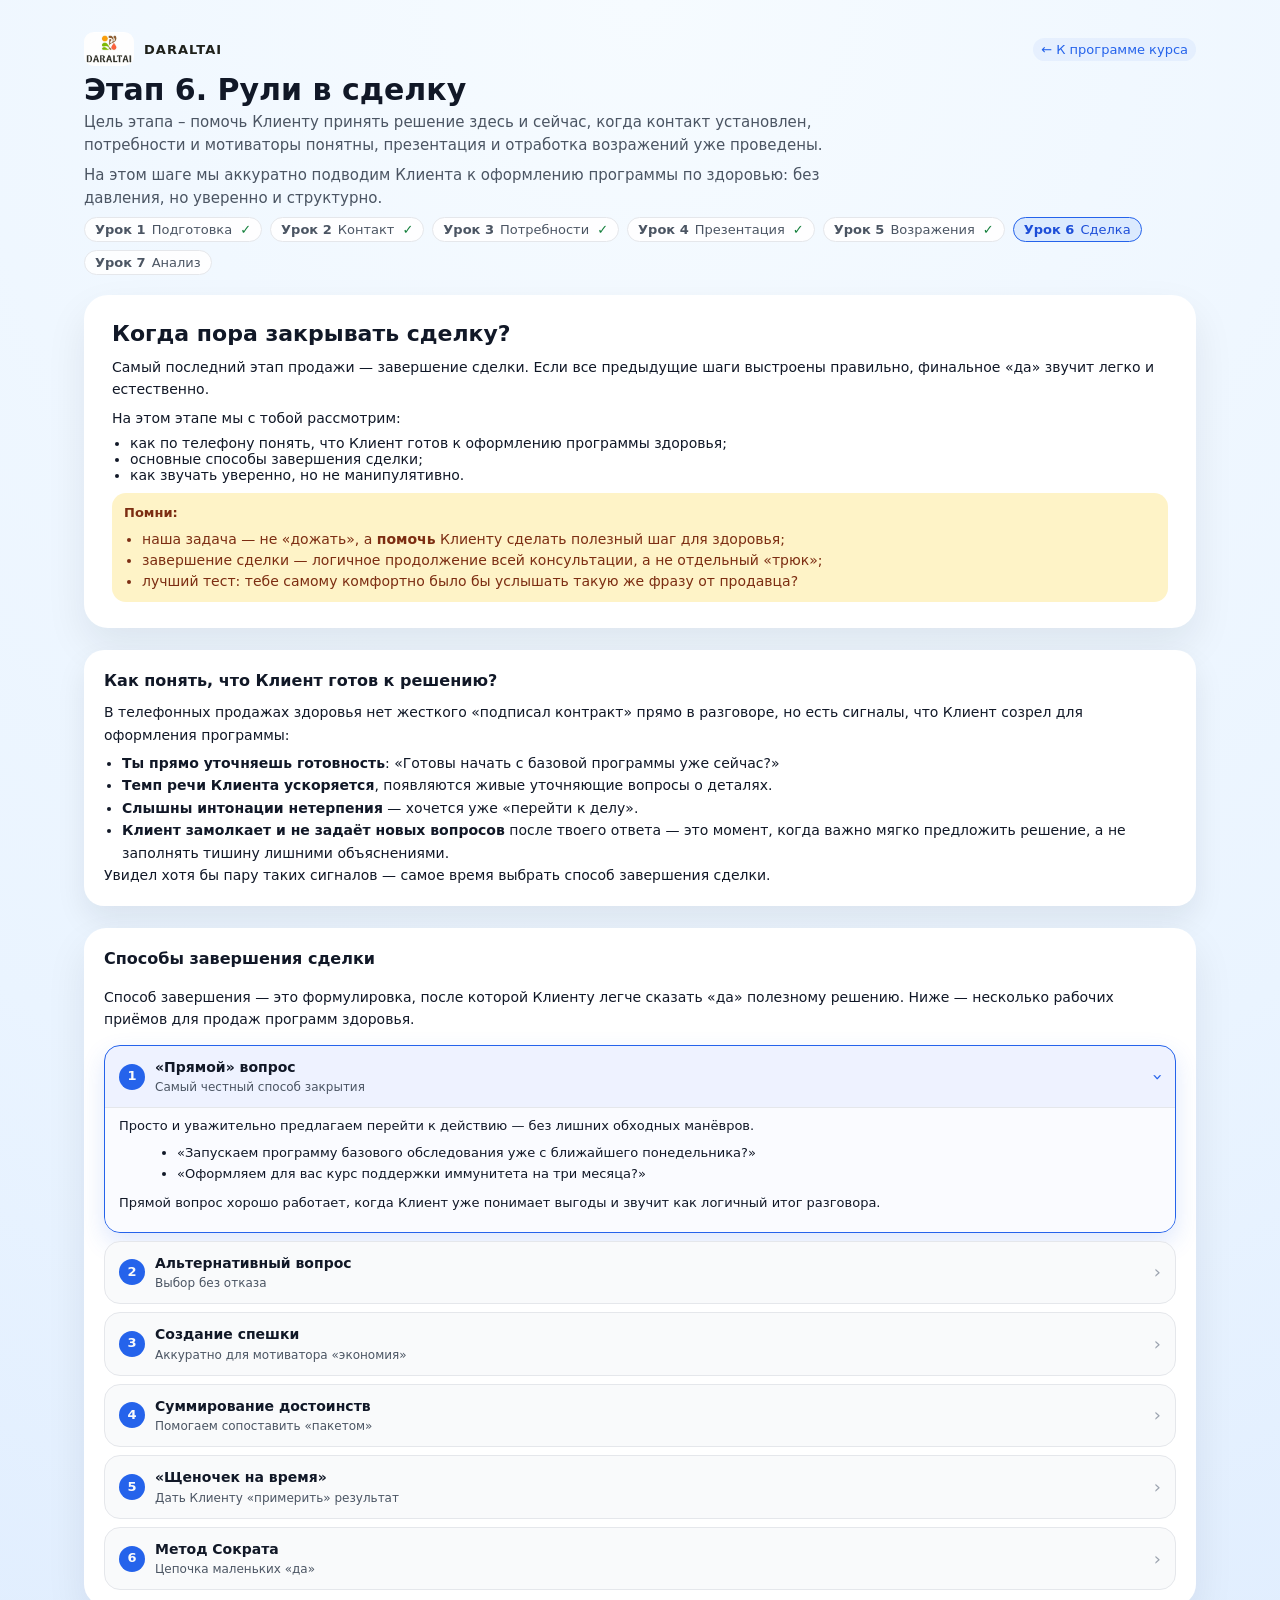
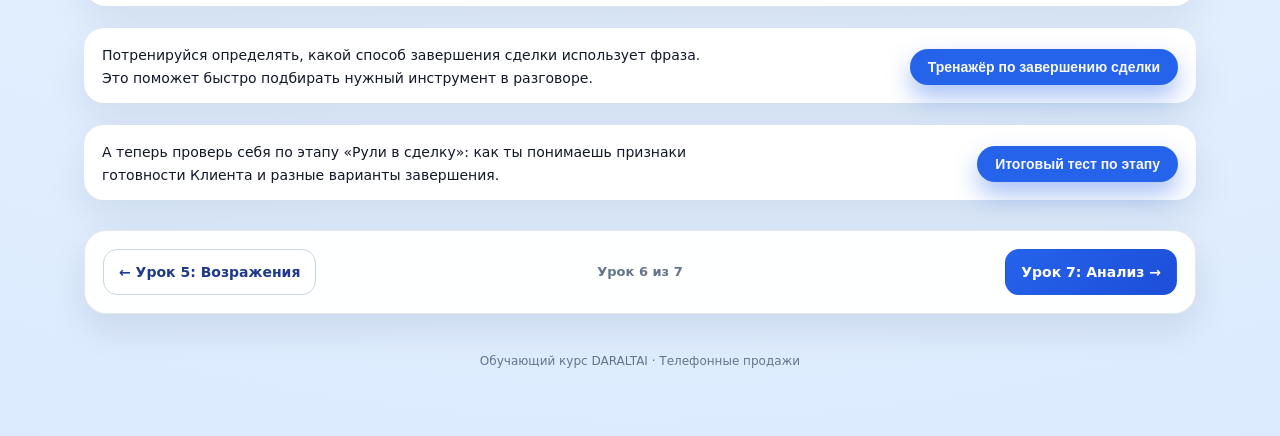
<file: 06_sdelka.html>
<!DOCTYPE html>

<html lang="ru">
<head>
<meta charset="utf-8"/>
<title>Урок 6. Завершение сделки | DARALTAI</title>
<style>
    :root {
      --bg: #eaf4ff;
      --card-bg: #ffffff;
      --accent: #2563eb;
      --accent-soft: #fee68a;
      --text-main: #111827;
      --text-muted: #4b5563;
      --radius-lg: 24px;
      --shadow-soft: 0 18px 40px rgba(15, 23, 42, 0.08);
    }

    * { box-sizing: border-box; }

    body {
      margin: 0;
      font-family: system-ui, -apple-system, BlinkMacSystemFont,
        "Segoe UI", sans-serif;
      background: radial-gradient(circle at top, #f6fbff 0, var(--bg) 55%, #dbeafe 100%);
      color: var(--text-main);
    }

    .app {
      max-width: 1160px;
      margin: 32px auto 40px;
      padding: 0 24px;
    }

    

    

    .header-top {
      display: flex;
      justify-content: space-between;
      align-items: center;
      gap: 16px;
      margin-bottom: 6px;
    }

    .back-link {
      font-size: 13px;
      text-decoration: none;
      color: #2563eb;
      display: inline-flex;
      align-items: center;
      gap: 4px;
      padding: 4px 8px;
      border-radius: 999px;
      background: rgba(37, 99, 235, 0.06);
    }

    .back-link:hover {
      background: rgba(37, 99, 235, 0.12);
    }

    .course-header h1 {
      margin: 0 0 4px;
      font-size: 30px;
    }

    .course-header p {
      margin: 0 0 8px;
      max-width: 820px;
      color: var(--text-muted);
      font-size: 15px;
      line-height: 1.5;
    }

    main {
      margin-top: 20px;
      display: flex;
      flex-direction: column;
      gap: 22px;
    }

    .steps-nav {
      display: flex;
      flex-wrap: wrap;
      gap: 8px;
      margin-bottom: 4px;
      font-size: 13px;
    }

    .step-pill {
      padding: 4px 10px;
      border-radius: 999px;
      border: 1px solid #e5e7eb;
      background: rgba(255, 255, 255, 0.9);
      color: var(--text-muted);
      display: inline-flex;
      align-items: center;
      gap: 6px;
    }

    .step-pill span {
      font-weight: 600;
      color: #4b5563;
    }

    .step-pill--active {
      border-color: #2563eb;
      background: #dbeafe;
      color: #1d4ed8;
    }

    .step-pill--active span {
      color: #1d4ed8;
    }

    .hero {
      background: var(--card-bg);
      border-radius: var(--radius-lg);
      box-shadow: var(--shadow-soft);
      padding: 26px 28px;
      display: grid;
      grid-template-columns: minmax(0, 1.6fr) minmax(0, 1.2fr);
      gap: 24px;
      align-items: center;
    }

    .hero-text h2 {
      margin: 0 0 10px;
      font-size: 22px;
    }

    .hero-text p {
      margin: 0 0 6px;
      font-size: 14px;
      line-height: 1.6;
    }

    .hero-text ul {
      margin: 6px 0 0 18px;
      padding: 0;
      font-size: 14px;
    }

    .hero-callout {
      margin-top: 10px;
      background: #fef3c7;
      border-radius: 14px;
      padding: 10px 12px;
      font-size: 13px;
      line-height: 1.5;
      color: #7c2d12;
    }

    .hero-callout ul {
      margin: 6px 0 0 18px;
      padding: 0;
    }

    

    

    

    

    

    .card {
      background: var(--card-bg);
      border-radius: 20px;
      padding: 18px 20px 14px;
      box-shadow: 0 14px 30px rgba(15, 23, 42, 0.08);
      font-size: 14px;
      line-height: 1.6;
    }

    .card h3 {
      margin: 0 0 8px;
      font-size: 16px;
    }

    .card p {
      margin: 0 0 6px;
    }

    .card ul {
      margin: 6px 0 0 18px;
      padding: 0;
    }

    .methods-grid {
      display: grid;
      grid-template-columns: minmax(0, 1.4fr) minmax(0, 1.4fr);
      gap: 16px;
    }

    .accordion-card {
      background: var(--card-bg);
      border-radius: 22px;
      padding: 18px 20px 16px;
      box-shadow: var(--shadow-soft);
      font-size: 14px;
      line-height: 1.6;
    }

    .accordion-card h3 {
      margin: 0 0 8px;
      font-size: 16px;
    }

    .accordion {
      margin-top: 10px;
      display: flex;
      flex-direction: column;
      gap: 8px;
    }

    details {
      border-radius: 16px;
      border: 1px solid #e5e7eb;
      background: #f9fafb;
      padding: 0;
      overflow: hidden;
    }

    details[open] {
      border-color: #2563eb;
      background: #eef2ff;
      box-shadow: 0 10px 24px rgba(37, 99, 235, 0.15);
    }

    summary {
      list-style: none;
      cursor: pointer;
      padding: 10px 14px;
      display: flex;
      align-items: center;
      justify-content: space-between;
      gap: 8px;
    }

    summary::-webkit-details-marker { display: none; }

    .summary-left {
      display: flex;
      align-items: center;
      gap: 10px;
    }

    .substep-number {
      width: 26px;
      height: 26px;
      border-radius: 999px;
      background: #2563eb;
      color: #f9fafb;
      display: inline-flex;
      align-items: center;
      justify-content: center;
      font-size: 13px;
      font-weight: 600;
      flex-shrink: 0;
    }

    .substep-text-title {
      font-size: 14px;
      font-weight: 600;
    }

    .substep-text-tagline {
      font-size: 12px;
      color: #4b5563;
    }

    .summary-right {
      font-size: 18px;
      line-height: 1;
      color: #9ca3af;
      flex-shrink: 0;
      transition: transform .15s ease, color .15s ease;
    }

    details[open] .summary-right {
      color: #2563eb;
      transform: rotate(90deg);
    }

    .accordion-body {
      padding: 0 14px 12px 14px;
      border-top: 1px solid #e5e7eb;
      font-size: 13px;
      line-height: 1.6;
      background: rgba(255, 255, 255, 0.7);
    }

    .accordion-body p {
      margin: 8px 0 6px;
    }

    .accordion-body ul {
      margin: 4px 0 0 18px;
    }

    .quiz-cta {
      background: var(--card-bg);
      border-radius: 20px;
      padding: 16px 18px 14px;
      box-shadow: var(--shadow-soft);
      font-size: 14px;
      line-height: 1.6;
      display: flex;
      justify-content: space-between;
      align-items: center;
      gap: 12px;
      flex-wrap: wrap;
    }

    .quiz-cta p {
      margin: 0;
      max-width: 620px;
    }

    .btn-primary {
      display: inline-flex;
      align-items: center;
      justify-content: center;
      gap: 6px;
      padding: 10px 18px;
      border-radius: 999px;
      border: none;
      background: var(--accent);
      color: #f9fafb;
      font-size: 14px;
      font-weight: 600;
      cursor: pointer;
      box-shadow: 0 12px 24px rgba(37, 99, 235, 0.4);
      white-space: nowrap;
    }

    .btn-primary:hover { filter: brightness(1.05); }

    .btn-secondary {
      display: inline-flex;
      align-items: center;
      justify-content: center;
      gap: 6px;
      padding: 8px 14px;
      border-radius: 999px;
      border: 1px solid #e5e7eb;
      background: #f9fafb;
      color: #111827;
      font-size: 13px;
      cursor: pointer;
    }

    .btn-secondary:hover { background: #f3f4f6; }

    /* Модалки */

    .quiz-overlay {
      position: fixed;
      inset: 0;
      background: rgba(15, 23, 42, 0.45);
      display: none;
      align-items: center;
      justify-content: center;
      padding: 16px;
      z-index: 50;
    }

    .quiz-overlay.open { display: flex; }

    .quiz-modal {
      background: #ffffff;
      border-radius: 24px;
      max-width: 760px;
      width: 100%;
      max-height: 90vh;
      box-shadow: 0 20px 45px rgba(15, 23, 42, 0.45);
      display: flex;
      flex-direction: column;
      overflow: hidden;
    }

    .quiz-modal-header {
      padding: 14px 20px 8px;
      border-bottom: 1px solid #e5e7eb;
      display: flex;
      justify-content: space-between;
      align-items: center;
      gap: 8px;
    }

    .quiz-modal-header h2 {
      margin: 0;
      font-size: 17px;
    }

    .quiz-modal-header p {
      margin: 2px 0 0;
      font-size: 13px;
      color: var(--text-muted);
    }

    .quiz-modal-body {
      padding: 12px 20px 16px;
      overflow-y: auto;
      font-size: 13px;
      line-height: 1.6;
    }

    .quiz-question-title {
      font-weight: 600;
      margin-bottom: 4px;
      font-size: 14px;
    }

    .quiz-subtitle {
      font-size: 13px;
      color: var(--text-muted);
      margin-bottom: 8px;
    }

    .quiz-row-single {
      margin-bottom: 8px;
      padding: 7px 9px;
      border-radius: 10px;
      background: #f9fafb;
      display: flex;
      justify-content: space-between;
      gap: 8px;
      align-items: center;
    }

    .quiz-row-single span {
      flex: 1 1 auto;
    }

    .quiz-select {
      width: 200px;
      max-width: 50%;
      padding: 6px 8px;
      border-radius: 999px;
      border: 1px solid #e5e7eb;
      font-size: 13px;
      background: #ffffff;
      flex-shrink: 0;
    }

    .quiz-actions {
      margin-top: 12px;
      display: flex;
      justify-content: space-between;
      align-items: center;
      gap: 12px;
      flex-wrap: wrap;
    }

    .quiz-progress {
      font-size: 12px;
      color: #6b7280;
    }

    .quiz-result {
      font-size: 13px;
    }

    .quiz-result-success { color: #166534; }
    .quiz-result-error { color: #b91c1c; }

    .quiz-options {
      display: flex;
      flex-direction: column;
      gap: 6px;
      margin-top: 4px;
    }

    .quiz-option-btn {
      width: 100%;
      text-align: left;
      padding: 7px 9px;
      border-radius: 10px;
      border: 1px solid #e5e7eb;
      background: #f9fafb;
      font-size: 13px;
      cursor: pointer;
    }

    .quiz-option-btn:hover {
      background: #eef2ff;
      border-color: #c7d2fe;
    }

    .quiz-option-btn.selected {
      border-color: #2563eb;
      background: #e0ecff;
    }

    @media (max-width: 960px) {
      .hero {
        grid-template-columns: minmax(0, 1fr);
      }
      
      .methods-grid {
        grid-template-columns: minmax(0, 1fr);
      }
    }

    @media (max-width: 720px) {
      .course-header h1 { font-size: 24px; }
      .hero { padding: 20px 18px; }
      .header-top {
        flex-direction: column-reverse;
        align-items: flex-start;
      }
      .quiz-select { max-width: 100%; }
      .quiz-row-single {
        flex-direction: column;
        align-items: flex-start;
      }
    }
  

/* Layout after removal of mascot and call-recording blocks */
.hero.hero--single,
.two-column-card.layout--single,
.logic-layout.layout--single,
.goals-layout.layout--single {
  grid-template-columns: minmax(0, 1fr);
}
</style>
<link href="assets/course-shell.css" rel="stylesheet"/><script defer="True" src="assets/course-progress.js"></script></head>
<body data-course-page="lesson" data-lesson="6">
<div class="app">
<div class="header-top"><a aria-label="DARALTAI — главная страница курса" class="mini-brand" href="index.html"><img alt="DARALTAI" src="assets/daraltai-logo.png"/><span>DARALTAI</span></a><a class="back-link" href="index.html">← К программе курса</a></div>
<header class="course-header">
<h1>Этап 6. Рули в сделку</h1>
<p>
      Цель этапа – помочь Клиенту принять решение здесь и сейчас, когда контакт установлен,
      потребности и мотиваторы понятны, презентация и отработка возражений уже проведены.
    </p>
<p>
      На этом шаге мы аккуратно подводим Клиента к оформлению программы
      по здоровью: без давления, но уверенно и структурно.
    </p>
<div class="steps-nav"><a class="step-pill" data-lesson-link="1" href="01_podgotovka.html"><span>Урок 1</span> Подготовка</a><a class="step-pill" data-lesson-link="2" href="02_contact.html"><span>Урок 2</span> Контакт</a><a class="step-pill" data-lesson-link="3" href="03_potrebnosti.html"><span>Урок 3</span> Потребности</a><a class="step-pill" data-lesson-link="4" href="04_presentation.html"><span>Урок 4</span> Презентация</a><a class="step-pill" data-lesson-link="5" href="05_vozrazheniya.html"><span>Урок 5</span> Возражения</a><a aria-current="page" class="step-pill step-pill--active" data-lesson-link="6" href="06_sdelka.html"><span>Урок 6</span> Сделка</a><a class="step-pill" data-lesson-link="7" href="07_itog.html"><span>Урок 7</span> Анализ</a></div>
</header>
<main>
<!-- Hero -->
<section class="hero hero--single">
<div class="hero-text">
<h2>Когда пора закрывать сделку?</h2>
<p>
          Самый последний этап продажи — завершение сделки. Если все предыдущие шаги
          выстроены правильно, финальное «да» звучит легко и естественно.
        </p>
<p>На этом этапе мы с тобой рассмотрим:</p>
<ul>
<li>как по телефону понять, что Клиент готов к оформлению программы здоровья;</li>
<li>основные способы завершения сделки;</li>
<li>как звучать уверенно, но не манипулятивно.</li>
</ul>
<div class="hero-callout">
<strong>Помни:</strong>
<ul>
<li>наша задача — не «дожать», а <strong>помочь</strong> Клиенту сделать полезный шаг для здоровья;</li>
<li>завершение сделки — логичное продолжение всей консультации, а не отдельный «трюк»;</li>
<li>лучший тест: тебе самому комфортно было бы услышать такую же фразу от продавца?</li>
</ul>
</div>
</div>
</section>
<!-- Признаки готовности -->
<section class="card">
<h3>Как понять, что Клиент готов к решению?</h3>
<p>
        В телефонных продажах здоровья нет жесткого «подписал контракт» прямо в разговоре,
        но есть сигналы, что Клиент созрел для оформления программы:
      </p>
<ul>
<li><strong>Ты прямо уточняешь готовность</strong>: «Готовы начать с базовой программы уже сейчас?»</li>
<li><strong>Темп речи Клиента ускоряется</strong>, появляются живые уточняющие вопросы о деталях.</li>
<li><strong>Слышны интонации нетерпения</strong> — хочется уже «перейти к делу».</li>
<li><strong>Клиент замолкает и не задаёт новых вопросов</strong> после твоего ответа — это момент, когда важно мягко предложить решение, а не заполнять тишину лишними объяснениями.</li>
</ul>
<p>
        Увидел хотя бы пару таких сигналов — самое время выбрать способ завершения сделки.
      </p>
</section>
<!-- Способы завершения -->
<section class="accordion-card">
<h3>Способы завершения сделки</h3>
<p>
        Способ завершения — это формулировка, после которой Клиенту легче сказать
        «да» полезному решению. Ниже — несколько рабочих приёмов для продаж программ здоровья.
      </p>
<div class="accordion">
<details open="">
<summary>
<div class="summary-left">
<div class="substep-number">1</div>
<div>
<div class="substep-text-title">«Прямой» вопрос</div>
<div class="substep-text-tagline">Самый честный способ закрытия</div>
</div>
</div>
<div class="summary-right">›</div>
</summary>
<div class="accordion-body">
<p>
              Просто и уважительно предлагаем перейти к действию — без лишних обходных манёвров.
            </p>
<ul>
<li>«Запускаем программу базового обследования уже с ближайшего понедельника?»</li>
<li>«Оформляем для вас курс поддержки иммунитета на три месяца?»</li>
</ul>
<p>
              Прямой вопрос хорошо работает, когда Клиент уже понимает выгоды и звучит
              как логичный итог разговора.
            </p>
</div>
</details>
<details>
<summary>
<div class="summary-left">
<div class="substep-number">2</div>
<div>
<div class="substep-text-title">Альтернативный вопрос</div>
<div class="substep-text-tagline">Выбор без отказа</div>
</div>
</div>
<div class="summary-right">›</div>
</summary>
<div class="accordion-body">
<p>
              Предлагаем Клиенту выбрать <strong>формат</strong> решения, а не отвечать «да/нет».
            </p>
<ul>
<li>«Вам удобнее начать с месяца программы или сразу оформить курс на три месяца?»</li>
<li>«Сдавать анализы будет комфортнее в будний день или в выходные?»</li>
</ul>
<p>
              Такой вопрос хорошо работает, когда Клиент в целом согласен, но ещё выбирает детали.
            </p>
</div>
</details>
<details>
<summary>
<div class="summary-left">
<div class="substep-number">3</div>
<div>
<div class="substep-text-title">Создание спешки</div>
<div class="substep-text-tagline">Аккуратно для мотиватора «экономия»</div>
</div>
</div>
<div class="summary-right">›</div>
</summary>
<div class="accordion-body">
<p>
              Подходит Клиентам, у которых ведущий мотиватор — <strong>экономия</strong>.
              Важно, чтобы ограничение по условиям было реальным, а не выдуманным.
            </p>
<p>Примеры:</p>
<ul>
<li>«Сейчас на программу действует специальная цена с полным пакетом анализов, она актуальна до конца недели.»</li>
<li>«При оформлении сегодня консультация врача и план питания входят в стоимость — потом эти опции будут отдельно.»</li>
</ul>
<p>
              Мы не давим, а честно показываем, почему <strong>сейчас</strong> — выгоднее, чем «когда-нибудь».
            </p>
</div>
</details>
<details>
<summary>
<div class="summary-left">
<div class="substep-number">4</div>
<div>
<div class="substep-text-title">Суммирование достоинств</div>
<div class="substep-text-tagline">Помогаем сопоставить «пакетом»</div>
</div>
</div>
<div class="summary-right">›</div>
</summary>
<div class="accordion-body">
<p>
              Сводим всё важное в одну короткую картинку, чтобы Клиент увидел
              ценность целиком.
            </p>
<p>Пример:</p>
<p>
              «Итак, Иван Иванович, вы получаете: полное обследование,
              детальный отчёт по анализам, персональный план питания и
              сопровождение врача в чате. Уже через пару дней после сдачи
              анализов вы начинаете понятный план восстановления. Оформляем программу?»
            </p>
</div>
</details>
<details>
<summary>
<div class="summary-left">
<div class="substep-number">5</div>
<div>
<div class="substep-text-title">«Щеночек на время»</div>
<div class="substep-text-tagline">Дать Клиенту «примерить» результат</div>
</div>
</div>
<div class="summary-right">›</div>
</summary>
<div class="accordion-body">
<p>
              Задача приёма — позволить Клиенту <strong>эмоционально почувствовать</strong>,
              как будет выглядеть его жизнь с новой программой здоровья.
            </p>
<p>Пример:</p>
<p>
              «Представьте, что через два месяца вы просыпаетесь без тяжести,
              анализы приходят в норму, и вы спокойно планируете отпуск,
              не оглядываясь на самочувствие. Наша программа как раз об этом.
              Давайте начнём уже сейчас?»
            </p>
<p>
              В наших продажах роль «щенка» выполняет тестовый период,
              первый блок обследования или стартовый месяц программы.
              Важно проговорить, что сейчас Клиент не берёт на себя
              пожизненные обязательства — он <strong>пробует</strong>.
            </p>
</div>
</details>
<details>
<summary>
<div class="summary-left">
<div class="substep-number">6</div>
<div>
<div class="substep-text-title">Метод Сократа</div>
<div class="substep-text-tagline">Цепочка маленьких «да»</div>
</div>
</div>
<div class="summary-right">›</div>
</summary>
<div class="accordion-body">
<p>
              Задаём несколько вопросов, на которые Клиенту легко ответить «да».
              Это создаёт инерцию согласия и помогает перейти к финальному вопросу о сделке.
            </p>
<p>Пример:</p>
<p>
              «Вы говорили, что для вас важно чувствовать себя энергичнее, верно?  
              И чтобы обследование проходило в проверенной клинике?  
              И чтобы был понятный план, что делать дальше?  
              Тогда давайте запустим программу уже сейчас.»
            </p>
</div>
</details>
</div>
</section>
<!-- Тренажёр по способам завершения -->
<section class="quiz-cta">
<p>
        Потренируйся определять, какой способ завершения сделки использует фраза.
        Это поможет быстро подбирать нужный инструмент в разговоре.
      </p>
<button class="btn-primary" id="openCloseTrainer">
        Тренажёр по завершению сделки
      </button>
</section>
<!-- Итоговый тест -->
<section class="quiz-cta">
<p>
        А теперь проверь себя по этапу «Рули в сделку»: как ты понимаешь признаки готовности
        Клиента и разные варианты завершения.
      </p>
<button class="btn-primary" id="openFinalQuiz">
        Итоговый тест по этапу
      </button>
</section>
<nav aria-label="Переход между уроками" class="course-navigation"><a class="course-navigation__button course-navigation__button--prev" href="05_vozrazheniya.html">← Урок 5: Возражения</a><div class="course-navigation__status">Урок 6 из 7</div><a class="course-navigation__button course-navigation__button--next" href="07_itog.html">Урок 7: Анализ →</a></nav><footer class="course-page-footer">Обучающий курс DARALTAI · Телефонные продажи</footer></main>
</div>
<!-- Модалка: тренажёр по способам завершения -->
<div class="quiz-overlay" id="closeTrainerOverlay">
<div class="quiz-modal">
<div class="quiz-modal-header">
<div>
<h2>Тренажёр по завершению сделки</h2>
<p>Для каждой фразы выбери соответствующий способ завершения сделки.</p>
</div>
<button class="btn-secondary" id="closeCloseTrainerOverlay">Закрыть</button>
</div>
<div class="quiz-modal-body">
<div class="quiz-progress" id="closeTrainerProgress"></div>
<div id="closeTrainerContainer"></div>
<div class="quiz-actions">
<div class="quiz-result" id="closeTrainerResult"></div>
<button class="btn-primary" id="closeTrainerCheckBtn">
          Проверить
        </button>
</div>
</div>
</div>
</div>
<!-- Модалка: итоговый тест -->
<div class="quiz-overlay" id="finalOverlay">
<div class="quiz-modal">
<div class="quiz-modal-header">
<div>
<h2>Итоговый тест по этапу</h2>
<p>Проверь, насколько уверенно ты рулишь в сделку.</p>
</div>
<button class="btn-secondary" id="closeFinalOverlay">Закрыть</button>
</div>
<div class="quiz-modal-body">
<div class="quiz-progress" id="finalProgress"></div>
<div id="finalQuestionContainer"></div>
<div class="quiz-actions">
<div class="quiz-result" id="finalResult"></div>
<button class="btn-primary" id="finalNextBtn">Ответить</button>
</div>
</div>
</div>
</div>
<script>
  (function() {
    function shuffle(arr) {
      return arr
        .map(v => ({ v, s: Math.random() }))
        .sort((a, b) => a.s - b.s)
        .map(o => o.v);
    }

    function closeOverlay(overlay) {
      overlay.classList.remove('open');
    }

    /* ===== ТРЕНАЖЁР по способам завершения ===== */

    const closeTrainerOverlay = document.getElementById('closeTrainerOverlay');
    const openCloseTrainerBtn = document.getElementById('openCloseTrainer');
    const closeCloseTrainerOverlayBtn = document.getElementById('closeCloseTrainerOverlay');
    const closeTrainerContainer = document.getElementById('closeTrainerContainer');
    const closeTrainerResult = document.getElementById('closeTrainerResult');
    const closeTrainerProgress = document.getElementById('closeTrainerProgress');
    const closeTrainerCheckBtn = document.getElementById('closeTrainerCheckBtn');

    const closeTrainerQuestions = [
      {
        text: '«Запускаем программу базового обследования уже с ближайшего понедельника?»',
        type: 'Прямой вопрос'
      },
      {
        text: '«Вам удобнее начать с месяца программы или сразу оформить курс на три месяца?»',
        type: 'Альтернативный вопрос'
      },
      {
        text: '«Сейчас на программу действует специальная цена с полным пакетом анализов, она актуальна до конца недели.»',
        type: 'Создание спешки'
      },
      {
        text: '«Итак, вы получаете обследование, план питания и сопровождение врача — всё в одной программе. Оформляем?»',
        type: 'Суммирование достоинств'
      },
      {
        text: '«Представьте, что через два месяца вы просыпаетесь без тяжести и спокойно планируете отпуск. Именно это даёт наша программа. Начнём?»',
        type: '«Щеночек на время»'
      },
      {
        text: '«Для вас важно чувствовать себя энергичнее, верно? И чтобы обследование было в проверенной клинике? И чтобы был понятный план? Тогда давайте запустим программу уже сейчас.»',
        type: 'Метод Сократа'
      }
    ];

    const closeTypes = [
      'Прямой вопрос',
      'Альтернативный вопрос',
      'Создание спешки',
      'Суммирование достоинств',
      '«Щеночек на время»',
      'Метод Сократа'
    ];

    function renderCloseTrainer() {
      closeTrainerProgress.textContent = `Примеров: ${closeTrainerQuestions.length}`;
      closeTrainerResult.textContent = '';
      const items = shuffle(closeTrainerQuestions.slice());
      let html = '<div class="quiz-subtitle">Подумай, какую технику использует каждая фраза.</div>';
      items.forEach((q, idx) => {
        html += `
          <div class="quiz-row-single">
            <span>${idx + 1}) ${q.text}</span>
            <select class="quiz-select close-select" data-answer="${q.type}">
              <option value="">Выбери технику</option>
              ${closeTypes.map(t => `<option value="${t}">${t}</option>`).join('')}
            </select>
          </div>
        `;
      });
      closeTrainerContainer.innerHTML = html;
    }

    if (openCloseTrainerBtn) {
      openCloseTrainerBtn.addEventListener('click', () => {
        closeTrainerOverlay.classList.add('open');
        renderCloseTrainer();
      });
    }

    if (closeCloseTrainerOverlayBtn) {
      closeCloseTrainerOverlayBtn.addEventListener('click', () => closeOverlay(closeTrainerOverlay));
    }

    closeTrainerOverlay.addEventListener('click', (e) => {
      if (e.target === closeTrainerOverlay) closeOverlay(closeTrainerOverlay);
    });

    if (closeTrainerCheckBtn) {
      closeTrainerCheckBtn.addEventListener('click', () => {
        const selects = closeTrainerContainer.querySelectorAll('.close-select');
        let allFilled = true;
        let correctCount = 0;

        selects.forEach(sel => {
          sel.style.borderColor = '#e5e7eb';
          sel.style.backgroundColor = '#ffffff';

          if (!sel.value) {
            allFilled = false;
            sel.style.borderColor = '#f97316';
            sel.style.backgroundColor = '#fff7ed';
          } else if (sel.value === sel.dataset.answer) {
            correctCount++;
            sel.style.borderColor = '#22c55e';
            sel.style.backgroundColor = '#ecfdf5';
          } else {
            sel.style.borderColor = '#b91c1c';
            sel.style.backgroundColor = '#fef2f2';
          }
        });

        if (!allFilled) {
          closeTrainerResult.textContent = 'Заполни технику для каждого примера.';
          closeTrainerResult.className = 'quiz-result quiz-result-error';
          return;
        }

        if (correctCount === closeTrainerQuestions.length) {
          closeTrainerResult.textContent =
            'Отлично! Ты верно определил все способы завершения сделки.';
          closeTrainerResult.className = 'quiz-result quiz-result-success';
        } else {
          closeTrainerResult.textContent =
            `Есть неточности: верно ${correctCount} из ${closeTrainerQuestions.length}. Посмотри ещё раз описание техник выше и попробуй снова.`;
          closeTrainerResult.className = 'quiz-result quiz-result-error';
        }
      });
    }

    /* ===== ИТОГОВЫЙ ТЕСТ (10 вопросов) ===== */

    const finalOverlay = document.getElementById('finalOverlay');
    const openFinalBtn = document.getElementById('openFinalQuiz');
    const closeFinalBtn = document.getElementById('closeFinalOverlay');
    const finalContainer = document.getElementById('finalQuestionContainer');
    const finalProgressEl = document.getElementById('finalProgress');
    const finalResultEl = document.getElementById('finalResult');
    const finalNextBtn = document.getElementById('finalNextBtn');

    const finalQuestions = [
      {
        text: 'Главная цель этапа «Рули в сделку» в продажах решений для здоровья — это…',
        options: [
          { text: 'убедить Клиента любой ценой оформить программу', correct: false },
          { text: 'помочь Клиенту принять решение здесь и сейчас, когда польза уже понятна', correct: true },
          { text: 'рассказать максимум медицинских терминов', correct: false }
        ]
      },
      {
        text: 'Что может быть признаком готовности Клиента к заключению сделки?',
        options: [
          { text: 'Клиент начинает задавать новые общие вопросы, уходя от темы здоровья', correct: false },
          { text: 'Клиент молчит, не задаёт новых вопросов и ждёт твоего следующего шага', correct: true },
          { text: 'Клиент резко меняет тему разговора', correct: false }
        ]
      },
      {
        text: 'Как звучит «прямой вопрос» на этапе завершения?',
        options: [
          { text: '«Если вам удобно, вы сами нам перезвоните»', correct: false },
          { text: '«Запускаем программу обследования уже с понедельника?»', correct: true },
          { text: '«Я не знаю, что вам посоветовать, давайте подумаем ещё»', correct: false }
        ]
      },
      {
        text: 'Какой пример относится к альтернативному вопросу?',
        options: [
          { text: '«Вам удобнее начать с месяца программы или сразу взять курс на три месяца?»', correct: true },
          { text: '«Вы точно уверены, что не хотите?»', correct: false },
          { text: '«Давайте оформим, а потом разберёмся»', correct: false }
        ]
      },
      {
        text: 'Когда корректно использовать приём «создание спешки»?',
        options: [
          { text: 'Когда у Клиента ведущий мотиватор — экономия, и у нас реально ограниченные условия', correct: true },
          { text: 'Всегда, независимо от ситуации, чтобы ускорить Клиента', correct: false },
          { text: 'Никогда — спешка запрещена', correct: false }
        ]
      },
      {
        text: 'Что делает приём «суммирование достоинств»?',
        options: [
          { text: 'Пугает Клиента длинным списком медицинских терминов', correct: false },
          { text: 'Коротко собирает все важные выгоды программы в одну понятную картинку', correct: true },
          { text: 'Заменяет этап работы с возражениями', correct: false }
        ]
      },
      {
        text: 'В чём смысл приёма «Щеночек на время» в контексте здоровья?',
        options: [
          { text: 'Дать Клиенту эмоционально представить результат программы и попробовать её в ограниченном формате', correct: true },
          { text: 'Сделать программу обязательной на несколько лет', correct: false },
          { text: 'Предложить Клиенту подарить животное', correct: false }
        ]
      },
      {
        text: 'Как работает метод Сократа?',
        options: [
          { text: 'Задаём цепочку вопросов, на которые Клиенту легко отвечать «да», и завершаем сделкой', correct: true },
          { text: 'Задаём провокационные вопросы, чтобы Клиент чувствовал себя неуверенно', correct: false },
          { text: 'Вообще не задаём вопросов, только рассказываем', correct: false }
        ]
      },
      {
        text: 'Что НЕ входит в корректное завершение сделки?',
        options: [
          { text: 'Мягкий призыв к действию: «В таком случае оформляем программу?»', correct: false },
          { text: 'Напоминание ключевых выгод, которые важны для Клиента', correct: false },
          { text: 'Манипуляции и давление: «Если откажетесь, потом пожалеете»', correct: true }
        ]
      },
      {
        text: 'Какой внутренний настрой помогает качественно завершать сделки в теме здоровья?',
        options: [
          { text: '«Мне нужно любой ценой выполнить план»', correct: false },
          { text: '«Я хочу помочь человеку сделать полезный шаг для своего здоровья»', correct: true },
          { text: '«Главное — говорить быстро, а там как получится»', correct: false }
        ]
      }
    ];

    let finalIndex = 0;
    let finalCorrect = 0;
    let finalSelectedCorrect = null;

    function renderFinalQuestion() {
      const q = finalQuestions[finalIndex];
      finalProgressEl.textContent = `Вопрос ${finalIndex + 1} из ${finalQuestions.length}`;
      finalResultEl.textContent = '';
      finalNextBtn.textContent = finalIndex === finalQuestions.length - 1
        ? 'Ответить и завершить'
        : 'Ответить';
      finalSelectedCorrect = null;

      const opts = shuffle(q.options.slice());
      let html = `<div class="quiz-question-title">${q.text}</div>`;
      html += '<div class="quiz-options">';
      opts.forEach(opt => {
        html += `
          <button type="button" class="quiz-option-btn" data-correct="${opt.correct}">
            ${opt.text}
          </button>
        `;
      });
      html += '</div>';
      finalContainer.innerHTML = html;

      const btns = finalContainer.querySelectorAll('.quiz-option-btn');
      btns.forEach(btn => {
        btn.addEventListener('click', () => {
          btns.forEach(b => b.classList.remove('selected'));
          btn.classList.add('selected');
          finalSelectedCorrect = btn.dataset.correct === 'true';
        });
      });
    }

    if (openFinalBtn) {
      openFinalBtn.addEventListener('click', () => {
        finalIndex = 0;
        finalCorrect = 0;
        finalOverlay.classList.add('open');
        finalNextBtn.disabled = false;
        renderFinalQuestion();
      });
    }

    if (closeFinalBtn) {
      closeFinalBtn.addEventListener('click', () => closeOverlay(finalOverlay));
    }

    finalOverlay.addEventListener('click', (e) => {
      if (e.target === finalOverlay) closeOverlay(finalOverlay);
    });

    if (finalNextBtn) {
      finalNextBtn.addEventListener('click', () => {
        if (finalSelectedCorrect === null) {
          finalResultEl.textContent = 'Сначала выбери вариант ответа.';
          finalResultEl.className = 'quiz-result quiz-result-error';
          return;
        }

        if (!finalSelectedCorrect) {
          finalResultEl.textContent =
            'Не совсем так. Вспомни цель этапа: помочь Клиенту сделать полезный шаг к здоровью, используя подходящий способ завершения.';
          finalResultEl.className = 'quiz-result quiz-result-error';
          return;
        }

        finalCorrect++;

        if (finalIndex < finalQuestions.length - 1) {
          finalResultEl.textContent = 'Верно! Двигаемся дальше.';
          finalResultEl.className = 'quiz-result quiz-result-success';
          finalIndex++;
          setTimeout(renderFinalQuestion, 800);
        } else {
          finalResultEl.textContent =
            `Отличный результат! Ты уверенно рулишь в сделку (${finalCorrect}/${finalQuestions.length}).`;
          finalResultEl.className = 'quiz-result quiz-result-success';
          finalNextBtn.disabled = true;
        }
      });
    }
  })();
</script>
</body>
</html>
</file>
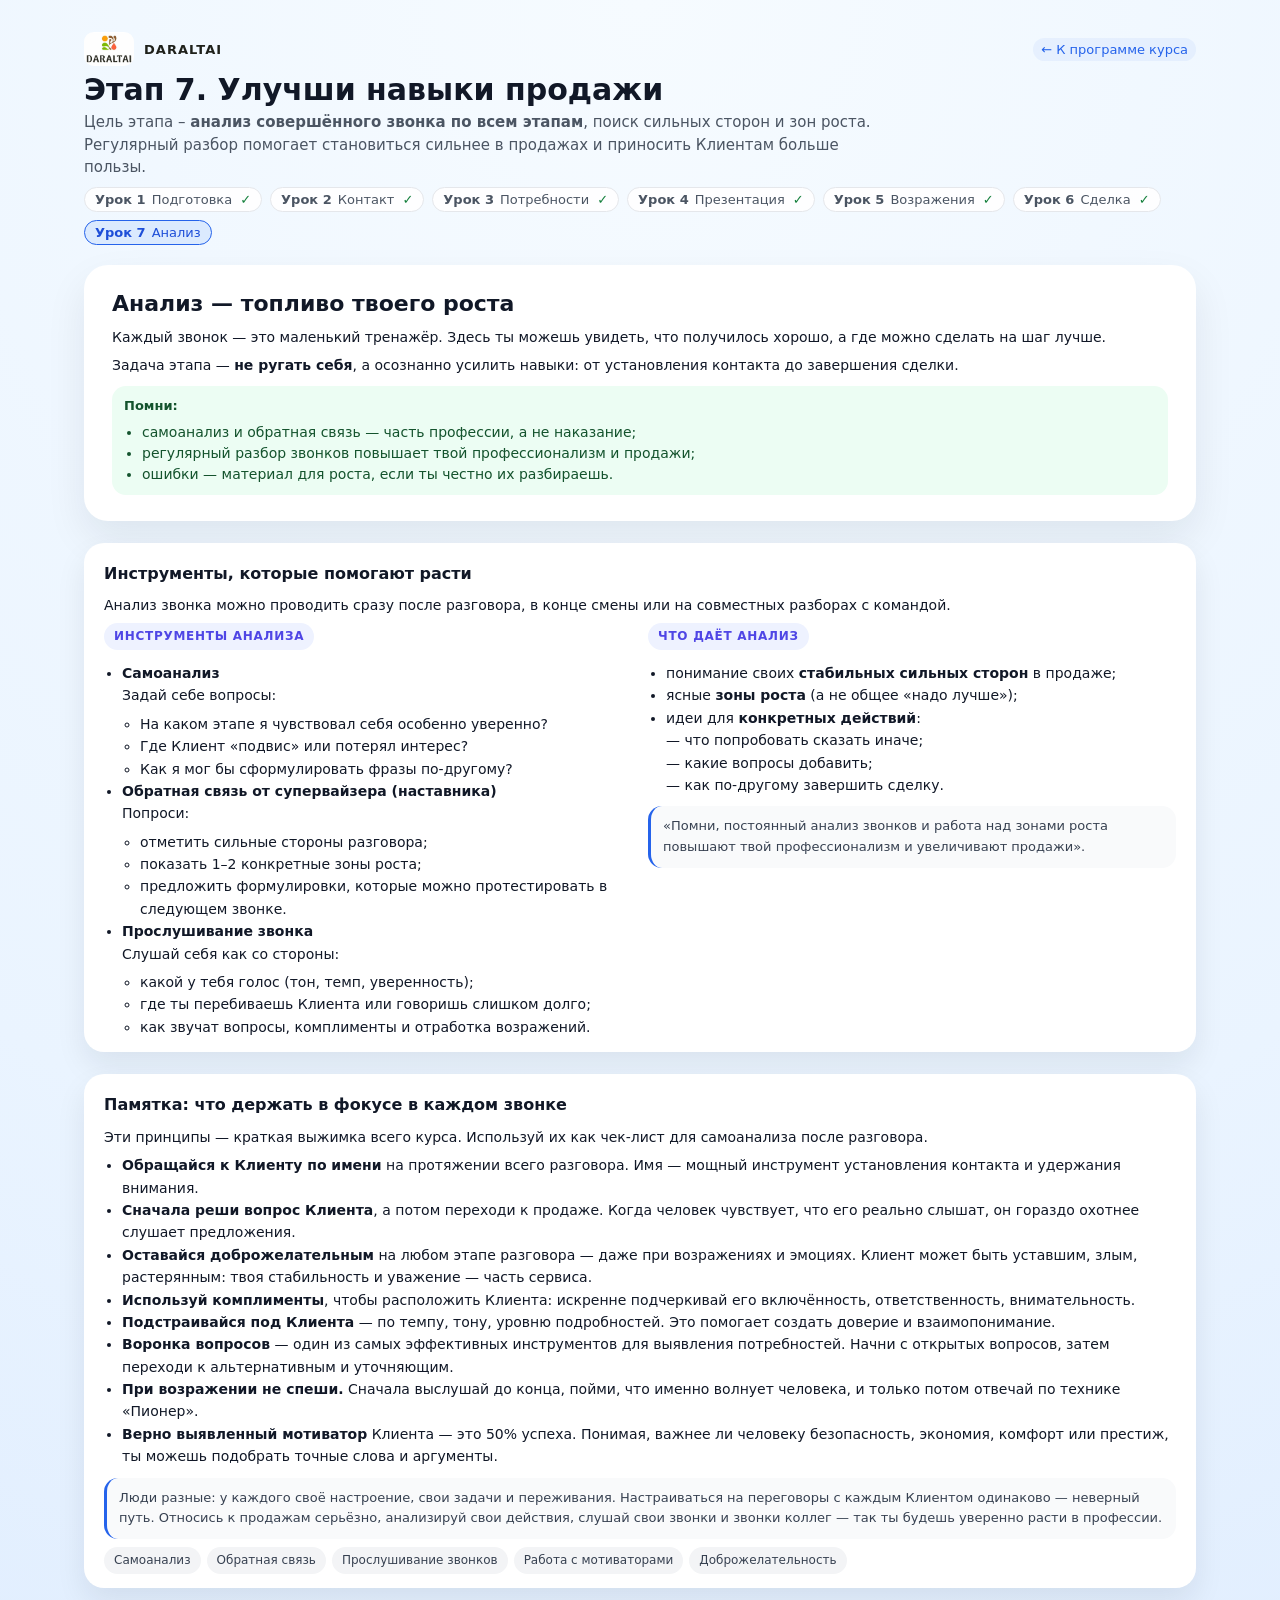
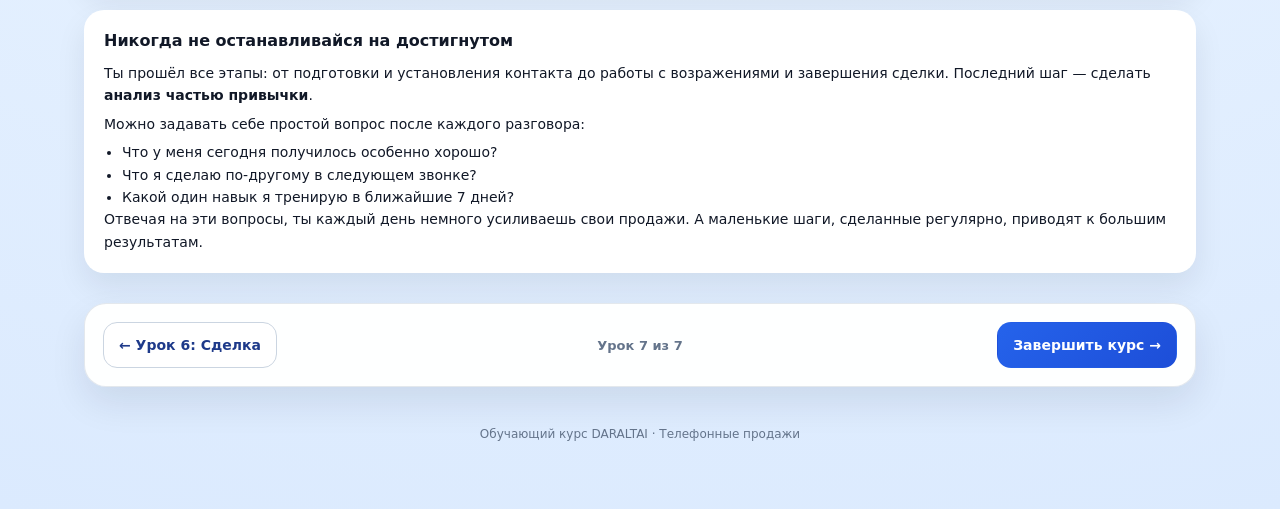
<file: 07_itog.html>
<!DOCTYPE html>

<html lang="ru">
<head>
<meta charset="utf-8"/>
<title>Урок 7. Анализ и развитие | DARALTAI</title>
<style>
    :root {
      --bg: #eaf4ff;
      --card-bg: #ffffff;
      --accent: #2563eb;
      --accent-soft: #fee68a;
      --text-main: #111827;
      --text-muted: #4b5563;
      --radius-lg: 24px;
      --shadow-soft: 0 18px 40px rgba(15, 23, 42, 0.08);
    }

    * { box-sizing: border-box; }

    body {
      margin: 0;
      font-family: system-ui, -apple-system, BlinkMacSystemFont,
        "Segoe UI", sans-serif;
      background: radial-gradient(circle at top, #f6fbff 0, var(--bg) 55%, #dbeafe 100%);
      color: var(--text-main);
    }

    .app {
      max-width: 1160px;
      margin: 32px auto 40px;
      padding: 0 24px;
    }

    

    

    .header-top {
      display: flex;
      justify-content: space-between;
      align-items: center;
      gap: 16px;
      margin-bottom: 6px;
    }

    .back-link {
      font-size: 13px;
      text-decoration: none;
      color: #2563eb;
      display: inline-flex;
      align-items: center;
      gap: 4px;
      padding: 4px 8px;
      border-radius: 999px;
      background: rgba(37, 99, 235, 0.06);
    }

    .back-link:hover {
      background: rgba(37, 99, 235, 0.12);
    }

    .course-header h1 {
      margin: 0 0 4px;
      font-size: 30px;
    }

    .course-header p {
      margin: 0 0 8px;
      max-width: 820px;
      color: var(--text-muted);
      font-size: 15px;
      line-height: 1.5;
    }

    main {
      margin-top: 20px;
      display: flex;
      flex-direction: column;
      gap: 22px;
    }

    .steps-nav {
      display: flex;
      flex-wrap: wrap;
      gap: 8px;
      margin-bottom: 4px;
      font-size: 13px;
    }

    .step-pill {
      padding: 4px 10px;
      border-radius: 999px;
      border: 1px solid #e5e7eb;
      background: rgba(255, 255, 255, 0.9);
      color: var(--text-muted);
      display: inline-flex;
      align-items: center;
      gap: 6px;
    }

    .step-pill span {
      font-weight: 600;
      color: #4b5563;
    }

    .step-pill--active {
      border-color: #2563eb;
      background: #dbeafe;
      color: #1d4ed8;
    }

    .step-pill--active span {
      color: #1d4ed8;
    }

    .hero {
      background: var(--card-bg);
      border-radius: var(--radius-lg);
      box-shadow: var(--shadow-soft);
      padding: 26px 28px;
      display: grid;
      grid-template-columns: minmax(0, 1.6fr) minmax(0, 1.2fr);
      gap: 24px;
      align-items: center;
    }

    .hero-text h2 {
      margin: 0 0 10px;
      font-size: 22px;
    }

    .hero-text p {
      margin: 0 0 6px;
      font-size: 14px;
      line-height: 1.6;
    }

    .hero-text ul {
      margin: 6px 0 0 18px;
      padding: 0;
      font-size: 14px;
    }

    .hero-callout {
      margin-top: 10px;
      background: #ecfdf3;
      border-radius: 14px;
      padding: 10px 12px;
      font-size: 13px;
      line-height: 1.5;
      color: #14532d;
    }

    .hero-callout ul {
      margin: 6px 0 0 18px;
      padding: 0;
    }

    

    

    

    

    

    .card {
      background: var(--card-bg);
      border-radius: 20px;
      padding: 18px 20px 14px;
      box-shadow: 0 14px 30px rgba(15, 23, 42, 0.08);
      font-size: 14px;
      line-height: 1.6;
    }

    .card h3 {
      margin: 0 0 8px;
      font-size: 16px;
    }

    .card p {
      margin: 0 0 6px;
    }

    .card ul {
      margin: 6px 0 0 18px;
      padding: 0;
    }

    .two-cols {
      display: grid;
      grid-template-columns: minmax(0, 1.3fr) minmax(0, 1.3fr);
      gap: 16px;
    }

    .tip-badge {
      display: inline-flex;
      align-items: center;
      gap: 6px;
      padding: 4px 10px;
      border-radius: 999px;
      background: #eef2ff;
      color: #4f46e5;
      font-size: 12px;
      font-weight: 600;
      text-transform: uppercase;
      letter-spacing: 0.06em;
      margin-bottom: 6px;
    }

    .pill-list {
      display: flex;
      flex-wrap: wrap;
      gap: 6px;
      margin-top: 8px;
    }

    .pill {
      font-size: 12px;
      padding: 4px 10px;
      border-radius: 999px;
      background: #f3f4f6;
      color: #374151;
    }

    .quote {
      margin-top: 10px;
      font-size: 13px;
      padding: 10px 12px;
      border-radius: 14px;
      background: #f9fafb;
      border-left: 3px solid #2563eb;
      color: #374151;
    }

    @media (max-width: 960px) {
      .hero {
        grid-template-columns: minmax(0, 1fr);
      }
      
      .two-cols {
        grid-template-columns: minmax(0, 1fr);
      }
    }

    @media (max-width: 720px) {
      .course-header h1 { font-size: 24px; }
      .hero { padding: 20px 18px; }
      .header-top {
        flex-direction: column-reverse;
        align-items: flex-start;
      }
    }
  

/* Layout after removal of mascot and call-recording blocks */
.hero.hero--single,
.two-column-card.layout--single,
.logic-layout.layout--single,
.goals-layout.layout--single {
  grid-template-columns: minmax(0, 1fr);
}
</style>
<link href="assets/course-shell.css" rel="stylesheet"/><script defer="True" src="assets/course-progress.js"></script></head>
<body data-course-page="lesson" data-lesson="7">
<div class="app">
<div class="header-top"><a aria-label="DARALTAI — главная страница курса" class="mini-brand" href="index.html"><img alt="DARALTAI" src="assets/daraltai-logo.png"/><span>DARALTAI</span></a><a class="back-link" href="index.html">← К программе курса</a></div>
<header class="course-header">
<h1>Этап 7. Улучши навыки продажи</h1>
<p>
      Цель этапа – <strong>анализ совершённого звонка по всем этапам</strong>, поиск сильных сторон
      и зон роста. Регулярный разбор помогает становиться сильнее в продажах и приносить Клиентам больше пользы.
    </p>
<div class="steps-nav"><a class="step-pill" data-lesson-link="1" href="01_podgotovka.html"><span>Урок 1</span> Подготовка</a><a class="step-pill" data-lesson-link="2" href="02_contact.html"><span>Урок 2</span> Контакт</a><a class="step-pill" data-lesson-link="3" href="03_potrebnosti.html"><span>Урок 3</span> Потребности</a><a class="step-pill" data-lesson-link="4" href="04_presentation.html"><span>Урок 4</span> Презентация</a><a class="step-pill" data-lesson-link="5" href="05_vozrazheniya.html"><span>Урок 5</span> Возражения</a><a class="step-pill" data-lesson-link="6" href="06_sdelka.html"><span>Урок 6</span> Сделка</a><a aria-current="page" class="step-pill step-pill--active" data-lesson-link="7" href="07_itog.html"><span>Урок 7</span> Анализ</a></div>
</header>
<main>
<!-- Hero -->
<section class="hero hero--single">
<div class="hero-text">
<h2>Анализ — топливо твоего роста</h2>
<p>
          Каждый звонок — это маленький тренажёр. Здесь ты можешь увидеть,
          что получилось хорошо, а где можно сделать на шаг лучше.
        </p>
<p>
          Задача этапа — <strong>не ругать себя</strong>, а осознанно усилить навыки:
          от установления контакта до завершения сделки.
        </p>
<div class="hero-callout">
<strong>Помни:</strong>
<ul>
<li>самоанализ и обратная связь — часть профессии, а не наказание;</li>
<li>регулярный разбор звонков повышает твой профессионализм и продажи;</li>
<li>ошибки — материал для роста, если ты честно их разбираешь.</li>
</ul>
</div>
</div>
</section>
<!-- Инструменты анализа -->
<section class="card">
<h3>Инструменты, которые помогают расти</h3>
<p>
        Анализ звонка можно проводить сразу после разговора, в конце смены
        или на совместных разборах с командой.
      </p>
<div class="two-cols">
<div>
<div class="tip-badge">Инструменты анализа</div>
<ul>
<li>
<strong>Самоанализ</strong>
<br/>Задай себе вопросы:
              <ul>
<li>На каком этапе я чувствовал себя особенно уверенно?</li>
<li>Где Клиент «подвис» или потерял интерес?</li>
<li>Как я мог бы сформулировать фразы по-другому?</li>
</ul>
</li>
<li>
<strong>Обратная связь от супервайзера (наставника)</strong>
<br/>Попроси:
              <ul>
<li>отметить сильные стороны разговора;</li>
<li>показать 1–2 конкретные зоны роста;</li>
<li>предложить формулировки, которые можно протестировать в следующем звонке.</li>
</ul>
</li>
<li>
<strong>Прослушивание звонка</strong>
<br/>Слушай себя как со стороны:
              <ul>
<li>какой у тебя голос (тон, темп, уверенность);</li>
<li>где ты перебиваешь Клиента или говоришь слишком долго;</li>
<li>как звучат вопросы, комплименты и отработка возражений.</li>
</ul>
</li>
</ul>
</div>
<div>
<div class="tip-badge">Что даёт анализ</div>
<ul>
<li>понимание своих <strong>стабильных сильных сторон</strong> в продаже;</li>
<li>ясные <strong>зоны роста</strong> (а не общее «надо лучше»);</li>
<li>
              идеи для <strong>конкретных действий</strong>:
              <br/>— что попробовать сказать иначе;<br/>
              — какие вопросы добавить;<br/>
              — как по-другому завершить сделку.
            </li>
</ul>
<div class="quote">
            «Помни, постоянный анализ звонков и работа над зонами роста повышают
            твой профессионализм и увеличивают продажи».
          </div>
</div>
</div>
</section>
<!-- Памятка по ключевым навыкам -->
<section class="card">
<h3>Памятка: что держать в фокусе в каждом звонке</h3>
<p>
        Эти принципы — краткая выжимка всего курса. Используй их как чек-лист
        для самоанализа после разговора.
      </p>
<ul>
<li>
<strong>Обращайся к Клиенту по имени</strong> на протяжении всего разговора.  
          Имя — мощный инструмент установления контакта и удержания внимания.
        </li>
<li>
<strong>Сначала реши вопрос Клиента</strong>, а потом переходи к продаже.  
          Когда человек чувствует, что его реально слышат, он гораздо охотнее
          слушает предложения.
        </li>
<li>
<strong>Оставайся доброжелательным</strong> на любом этапе разговора — даже
          при возражениях и эмоциях. Клиент может быть уставшим, злым, растерянным:
          твоя стабильность и уважение — часть сервиса.
        </li>
<li>
<strong>Используй комплименты</strong>, чтобы расположить Клиента:
          искренне подчеркивай его включённость, ответственность, внимательность.
        </li>
<li>
<strong>Подстраивайся под Клиента</strong> — по темпу, тону, уровню
          подробностей. Это помогает создать доверие и взаимопонимание.
        </li>
<li>
<strong>Воронка вопросов</strong> — один из самых эффективных инструментов
          для выявления потребностей. Начни с открытых вопросов, затем переходи к
          альтернативным и уточняющим.
        </li>
<li>
<strong>При возражении не спеши.</strong> Сначала выслушай до конца,
          пойми, что именно волнует человека, и только потом отвечай по технике
          «Пионер».
        </li>
<li>
<strong>Верно выявленный мотиватор</strong> Клиента — это 50% успеха.  
          Понимая, важнее ли человеку безопасность, экономия, комфорт или престиж,
          ты можешь подобрать точные слова и аргументы.
        </li>
</ul>
<div class="quote">
        Люди разные: у каждого своё настроение, свои задачи и переживания.
        Настраиваться на переговоры с каждым Клиентом одинаково — неверный путь.
        Относись к продажам серьёзно, анализируй свои действия, слушай свои
        звонки и звонки коллег — так ты будешь уверенно расти в профессии.
      </div>
<div class="pill-list">
<span class="pill">Самоанализ</span>
<span class="pill">Обратная связь</span>
<span class="pill">Прослушивание звонков</span>
<span class="pill">Работа с мотиваторами</span>
<span class="pill">Доброжелательность</span>
</div>
</section>
<!-- Финальное напутствие -->
<section class="card">
<h3>Никогда не останавливайся на достигнутом</h3>
<p>
        Ты прошёл все этапы: от подготовки и установления контакта до работы
        с возражениями и завершения сделки. Последний шаг — сделать
        <strong>анализ частью привычки</strong>.
      </p>
<p>
        Можно задавать себе простой вопрос после каждого разговора:
      </p>
<ul>
<li>Что у меня сегодня получилось особенно хорошо?</li>
<li>Что я сделаю по-другому в следующем звонке?</li>
<li>Какой один навык я тренирую в ближайшие 7 дней?</li>
</ul>
<p>
        Отвечая на эти вопросы, ты каждый день немного усиливаешь свои продажи.
        А маленькие шаги, сделанные регулярно, приводят к большим результатам.
      </p>
</section>
<nav aria-label="Переход между уроками" class="course-navigation"><a class="course-navigation__button course-navigation__button--prev" href="06_sdelka.html">← Урок 6: Сделка</a><div class="course-navigation__status">Урок 7 из 7</div><a class="course-navigation__button course-navigation__button--next" href="index.html">Завершить курс →</a></nav><footer class="course-page-footer">Обучающий курс DARALTAI · Телефонные продажи</footer></main>
</div>
</body>
</html>
</file>
<file: assets/index.css>
:root {
  --bg: #eaf4ff;
  --card-bg: #ffffff;
  --accent: #2563eb;
  --accent-soft: #fee68a;
  --text-main: #111827;
  --text-muted: #4b5563;
  --radius-lg: 24px;
  --shadow-soft: 0 18px 40px rgba(15, 23, 42, 0.08);
  --daraltai-orange: #f59e0b;
  --daraltai-green: #65a30d;
  --daraltai-brown: #8b5a2b;
  --daraltai-coral: #ef5a3c;
}

* { box-sizing: border-box; }
html { scroll-behavior: smooth; }
body {
  margin: 0;
  font-family: system-ui, -apple-system, BlinkMacSystemFont, "Segoe UI", sans-serif;
  background: radial-gradient(circle at top, #f6fbff 0, var(--bg) 55%, #dbeafe 100%);
  color: var(--text-main);
}

a { color: inherit; }

.app {
  max-width: 1160px;
  margin: 32px auto 40px;
  padding: 0 24px;
}

.brand-badge {
  display: inline-flex;
  align-items: center;
  gap: 8px;
  padding: 4px 12px;
  border-radius: 999px;
  background: #1d4ed8;
  color: #f9fafb;
  font-size: 12px;
  font-weight: 600;
  letter-spacing: 0.06em;
  text-transform: uppercase;
  box-shadow: 0 8px 18px rgba(37, 99, 235, 0.35);
  margin-bottom: 14px;
}
.brand-dot {
  width: 8px;
  height: 8px;
  border-radius: 50%;
  background: #facc15;
}

.header-top {
  display: flex;
  justify-content: space-between;
  align-items: center;
  gap: 16px;
  margin-bottom: 6px;
}

.mini-brand {
  display: inline-flex;
  align-items: center;
  gap: 10px;
  color: var(--text-main);
  text-decoration: none;
  font-weight: 800;
  letter-spacing: .08em;
  font-size: 13px;
}
.mini-brand img {
  width: 50px;
  height: 34px;
  object-fit: contain;
  background: #fff;
  border-radius: 10px;
}

.header-note {
  font-size: 13px;
  color: var(--text-muted);
  font-weight: 600;
}

.course-header h1 {
  margin: 0 0 4px;
  font-size: 34px;
}
.course-header p {
  margin: 0 0 8px;
  max-width: 820px;
  color: var(--text-muted);
  font-size: 15px;
  line-height: 1.5;
}

main {
  margin-top: 20px;
  display: flex;
  flex-direction: column;
  gap: 22px;
}

.hero {
  background: var(--card-bg);
  border-radius: var(--radius-lg);
  box-shadow: var(--shadow-soft);
  padding: 26px 28px;
  display: grid;
  grid-template-columns: minmax(0, 1.5fr) minmax(0, 1fr);
  gap: 24px;
  align-items: center;
}

.hero-text h2 {
  margin: 0 0 10px;
  font-size: 24px;
}
.hero-text p {
  margin: 0 0 8px;
  font-size: 14px;
  line-height: 1.65;
}

.hero-callout {
  margin-top: 12px;
  background: #fef3c7;
  border-radius: 14px;
  padding: 12px 14px;
  font-size: 13px;
  line-height: 1.55;
  color: #7c2d12;
}
.hero-callout strong {
  display: block;
  margin-bottom: 4px;
}
.hero-callout ul {
  margin: 6px 0 0 18px;
  padding: 0;
}

.hero-actions {
  display: flex;
  flex-wrap: wrap;
  gap: 12px;
  margin-top: 16px;
}

.primary-button,
.secondary-button {
  min-height: 46px;
  padding: 10px 18px;
  border-radius: 14px;
  text-decoration: none;
  font-weight: 700;
  font-size: 14px;
  display: inline-flex;
  align-items: center;
  justify-content: center;
  transition: transform .15s ease, box-shadow .15s ease, background .15s ease;
}
.primary-button {
  background: linear-gradient(135deg, #2563eb, #1d4ed8);
  color: #fff;
  box-shadow: 0 12px 26px rgba(37, 99, 235, 0.25);
}
.secondary-button {
  border: 1px solid #dbeafe;
  background: #eff6ff;
  color: #1d4ed8;
}
.primary-button:hover,
.secondary-button:hover { transform: translateY(-1px); }

.hero-side {
  display: grid;
  gap: 14px;
}
.logo-panel,
.side-card,
.overview-card,
.note-card {
  background: var(--card-bg);
  border-radius: 20px;
  box-shadow: 0 14px 30px rgba(15, 23, 42, 0.08);
}
.logo-panel {
  min-height: 250px;
  display: flex;
  align-items: center;
  justify-content: center;
  border: 1px solid #eef2ff;
}
.logo-panel img {
  max-width: min(80%, 280px);
  height: auto;
  display: block;
}
.side-card {
  padding: 18px 20px;
}
.side-card__label {
  font-size: 12px;
  text-transform: uppercase;
  letter-spacing: 0.06em;
  color: var(--text-muted);
  margin-bottom: 6px;
}
.side-card__value {
  font-size: 20px;
  font-weight: 700;
  margin-bottom: 12px;
}
.side-card__percent {
  margin-top: 10px;
  color: var(--text-muted);
  font-size: 13px;
}
.progress-track {
  height: 10px;
  background: #e5e7eb;
  border-radius: 999px;
  overflow: hidden;
}
.progress-track__bar {
  width: 0;
  height: 100%;
  border-radius: inherit;
  background: linear-gradient(90deg, #2563eb, #60a5fa);
  transition: width .35s ease;
}

.overview-card {
  padding: 18px 20px;
  display: grid;
  grid-template-columns: minmax(0, 1.1fr) minmax(0, 1fr);
  gap: 16px;
  align-items: center;
}
.overview-card h3 {
  margin: 0 0 8px;
  font-size: 18px;
}
.overview-card p {
  margin: 0;
  font-size: 14px;
  line-height: 1.6;
  color: var(--text-main);
}
.overview-tags {
  display: flex;
  flex-wrap: wrap;
  gap: 8px;
}
.pill {
  padding: 6px 10px;
  border-radius: 999px;
  background: #eef2ff;
  color: #1d4ed8;
  border: 1px solid #c7d2fe;
  font-size: 12px;
  font-weight: 600;
}

.section-header {
  display: flex;
  justify-content: space-between;
  align-items: end;
  gap: 20px;
  margin-bottom: 10px;
}
.section-label {
  font-size: 12px;
  text-transform: uppercase;
  letter-spacing: 0.06em;
  color: var(--text-muted);
  margin-bottom: 6px;
}
.section-header h2 {
  margin: 0;
  font-size: 28px;
}
.section-header p {
  margin: 0;
  max-width: 520px;
  color: var(--text-muted);
  font-size: 14px;
  line-height: 1.55;
}

.lesson-grid {
  display: grid;
  grid-template-columns: repeat(2, minmax(0, 1fr));
  gap: 16px;
}
.lesson-card {
  background: var(--card-bg);
  border-radius: 20px;
  padding: 18px 20px;
  box-shadow: 0 14px 30px rgba(15, 23, 42, 0.08);
  font-size: 14px;
  line-height: 1.6;
  display: grid;
  grid-template-columns: auto 1fr auto;
  gap: 16px;
  align-items: start;
  text-decoration: none;
  border: 1px solid #e5e7eb;
  transition: transform .15s ease, box-shadow .15s ease, border-color .15s ease;
}
.lesson-card:hover {
  transform: translateY(-2px);
  box-shadow: 0 18px 36px rgba(15, 23, 42, 0.10);
  border-color: #bfdbfe;
}
.lesson-card__number {
  width: 44px;
  height: 44px;
  border-radius: 14px;
  display: inline-flex;
  align-items: center;
  justify-content: center;
  color: #fff;
  font-size: 16px;
  font-weight: 700;
  background: var(--daraltai-brown);
}
.lesson-card:nth-child(4n+1) .lesson-card__number { background: var(--daraltai-orange); }
.lesson-card:nth-child(4n+2) .lesson-card__number { background: var(--daraltai-green); }
.lesson-card:nth-child(4n+3) .lesson-card__number { background: var(--daraltai-brown); }
.lesson-card:nth-child(4n+4) .lesson-card__number { background: var(--daraltai-coral); }
.lesson-card h3 {
  margin: 0 0 6px;
  font-size: 17px;
}
.lesson-card p {
  margin: 0;
  color: var(--text-muted);
}
.lesson-card__arrow {
  font-size: 22px;
  color: #9ca3af;
  line-height: 1;
  margin-top: 4px;
}
.lesson-card.is-visited {
  border-color: #86efac;
  background: linear-gradient(180deg, #ffffff, #f0fdf4);
}
.lesson-card.is-visited .lesson-card__arrow {
  color: #16a34a;
}
.lesson-card.is-visited .lesson-card__arrow::before {
  content: "✓";
  font-size: 13px;
  font-weight: 800;
  margin-right: 6px;
}

.note-card {
  padding: 18px 20px;
  line-height: 1.6;
  background: #eff6ff;
  border: 1px solid #dbeafe;
}

.page-footer {
  padding: 20px 4px 4px;
  display: flex;
  justify-content: space-between;
  gap: 16px;
  color: #64748b;
  font-size: 13px;
}
.reset-button {
  border: 0;
  background: transparent;
  color: #64748b;
  text-decoration: underline;
  cursor: pointer;
  font: inherit;
}

@media (max-width: 920px) {
  .hero,
  .overview-card,
  .section-header {
    grid-template-columns: 1fr;
    display: grid;
    align-items: start;
  }
  .lesson-grid { grid-template-columns: 1fr; }
}

@media (max-width: 640px) {
  .app {
    margin: 24px auto 32px;
    padding: 0 14px;
  }
  .header-note,
  .mini-brand span {
    display: none;
  }
  .course-header h1 { font-size: 28px; }
  .hero {
    padding: 20px 18px;
    gap: 18px;
  }
  .logo-panel { min-height: 200px; }
  .lesson-card { grid-template-columns: auto 1fr; }
  .lesson-card__arrow { display: none; }
  .page-footer { flex-direction: column; }
}
</file>
<file: assets/course-shell.css>
:root {
  --daraltai-orange: #f59e0b;
  --daraltai-green: #65a30d;
  --daraltai-brown: #8b5a2b;
  --daraltai-coral: #ef5a3c;
  --daraltai-ink: #1f211b;
}

html { scroll-behavior: smooth; }

body[data-course-page="lesson"] .app { padding-bottom: 24px; }

.mini-brand {
  display: inline-flex;
  align-items: center;
  gap: 10px;
  color: var(--daraltai-ink);
  text-decoration: none;
  font-weight: 800;
  letter-spacing: .08em;
  font-size: 13px;
}
.mini-brand img {
  width: 50px;
  height: 34px;
  object-fit: contain;
  background: #fff;
  border-radius: 10px;
}

.header-top .back-link {
  margin-left: auto;
}

.steps-nav .step-pill {
  text-decoration: none;
  transition: transform .15s ease, box-shadow .15s ease, border-color .15s ease;
}
.steps-nav a.step-pill:hover {
  transform: translateY(-1px);
  border-color: #93c5fd;
  box-shadow: 0 6px 16px rgba(37,99,235,.11);
}
.steps-nav .step-pill.is-visited:not(.step-pill--active)::after {
  content: "✓";
  margin-left: 2px;
  color: #15803d;
  font-weight: 800;
}

.course-navigation {
  margin-top: 8px;
  padding: 18px;
  border-radius: 22px;
  background: rgba(255,255,255,.96);
  box-shadow: 0 16px 36px rgba(15,23,42,.09);
  display: grid;
  grid-template-columns: minmax(0,1fr) auto minmax(0,1fr);
  align-items: center;
  gap: 14px;
  border: 1px solid rgba(148,163,184,.25);
}
.course-navigation__status {
  text-align: center;
  color: #64748b;
  font-size: 13px;
  font-weight: 700;
  white-space: nowrap;
}
.course-navigation__button {
  min-height: 46px;
  border-radius: 14px;
  padding: 10px 15px;
  display: inline-flex;
  align-items: center;
  justify-content: center;
  gap: 8px;
  text-decoration: none;
  font-size: 14px;
  font-weight: 750;
  border: 1px solid #cbd5e1;
  background: #fff;
  color: #1e3a8a;
  transition: transform .15s ease, box-shadow .15s ease, background .15s ease;
}
.course-navigation__button:hover {
  transform: translateY(-1px);
  box-shadow: 0 8px 18px rgba(15,23,42,.10);
  background: #f8fafc;
}
.course-navigation__button--next {
  justify-self: end;
  background: linear-gradient(135deg, #2563eb, #1d4ed8);
  border-color: transparent;
  color: #fff;
}
.course-navigation__button--prev { justify-self: start; }

.course-page-footer {
  padding: 18px 4px 4px;
  text-align: center;
  color: #64748b;
  font-size: 12px;
}

@media (max-width: 760px) {
  .header-top {
    flex-direction: row !important;
    align-items: center !important;
  }
  .mini-brand span { display: none; }
  .header-top .back-link { margin-left: auto; }
  .course-navigation {
    grid-template-columns: 1fr 1fr;
  }
  .course-navigation__status {
    grid-column: 1 / -1;
    grid-row: 1;
  }
  .course-navigation__button { width: 100%; }
}

@media (max-width: 520px) {
  .course-navigation { grid-template-columns: 1fr; }
  .course-navigation__status,
  .course-navigation__button { grid-column: 1; }
  .course-navigation__button--prev,
  .course-navigation__button--next { justify-self: stretch; }
}
</file>
